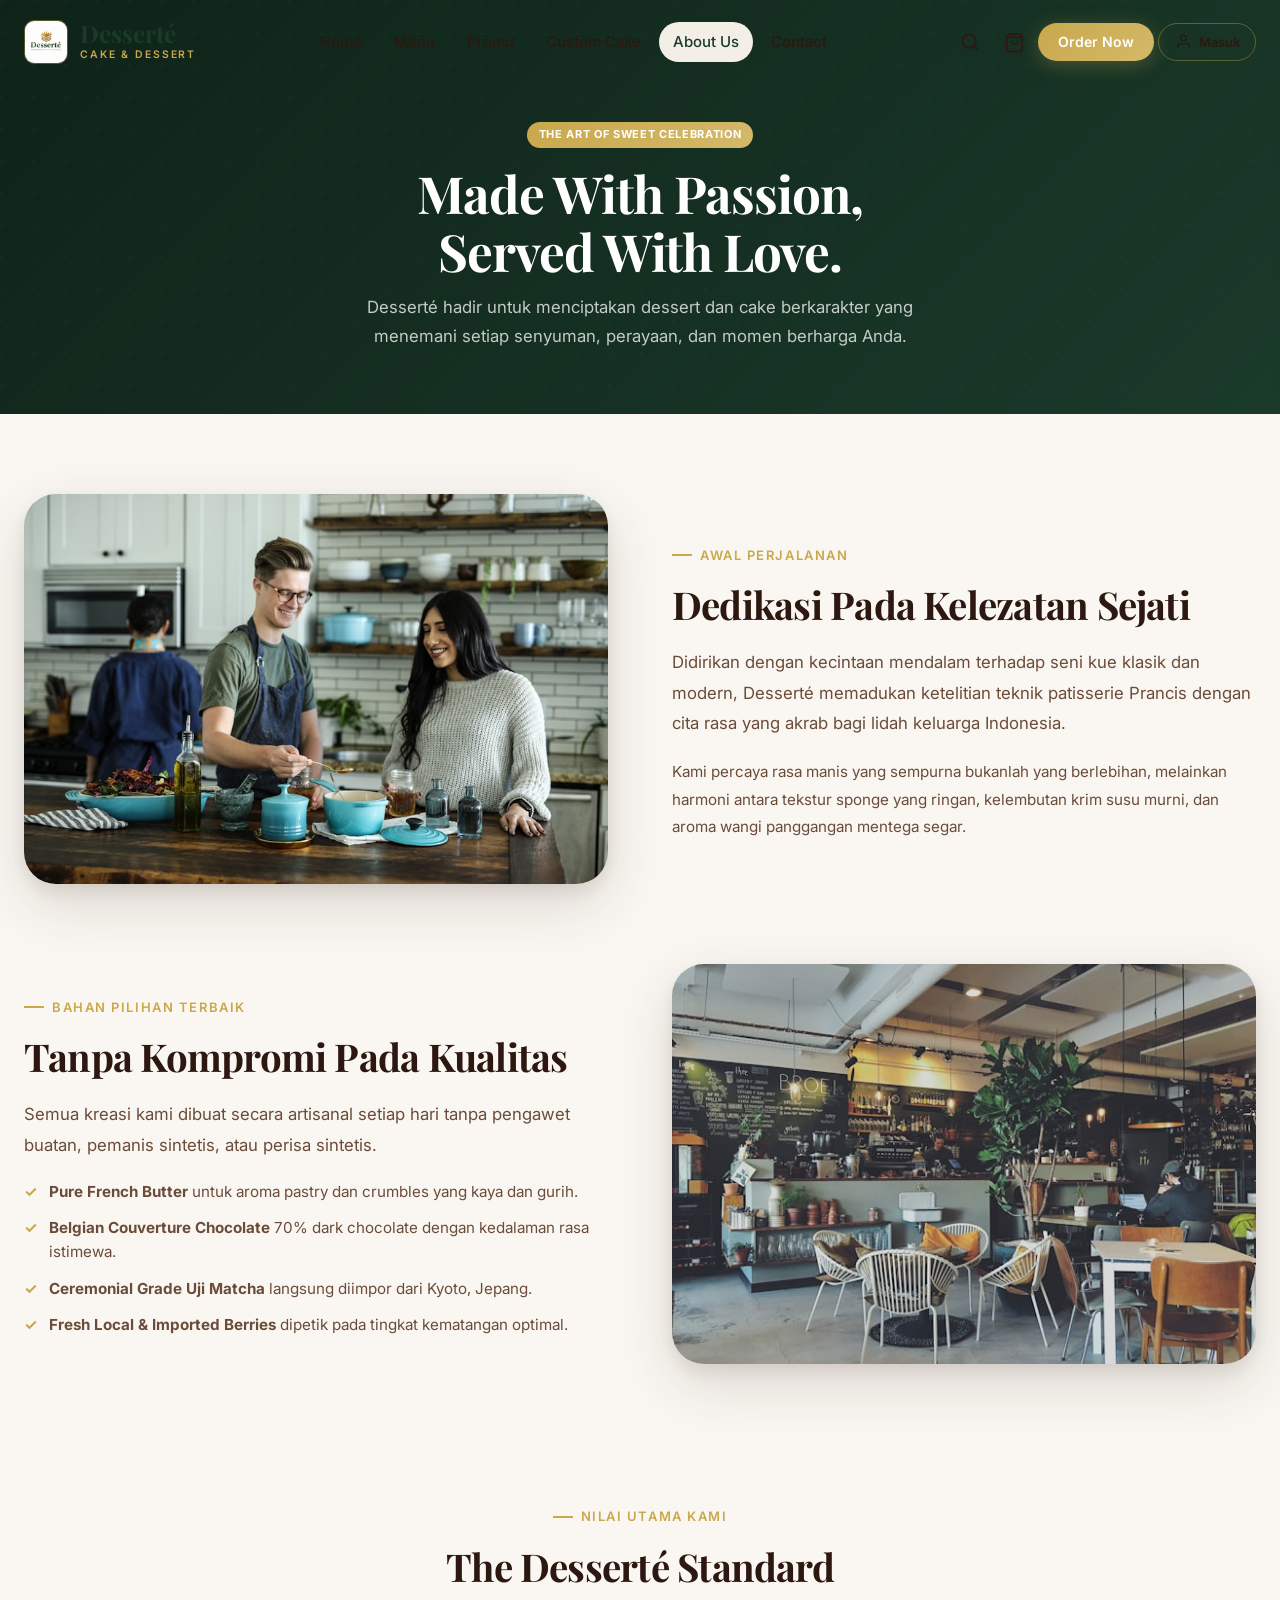
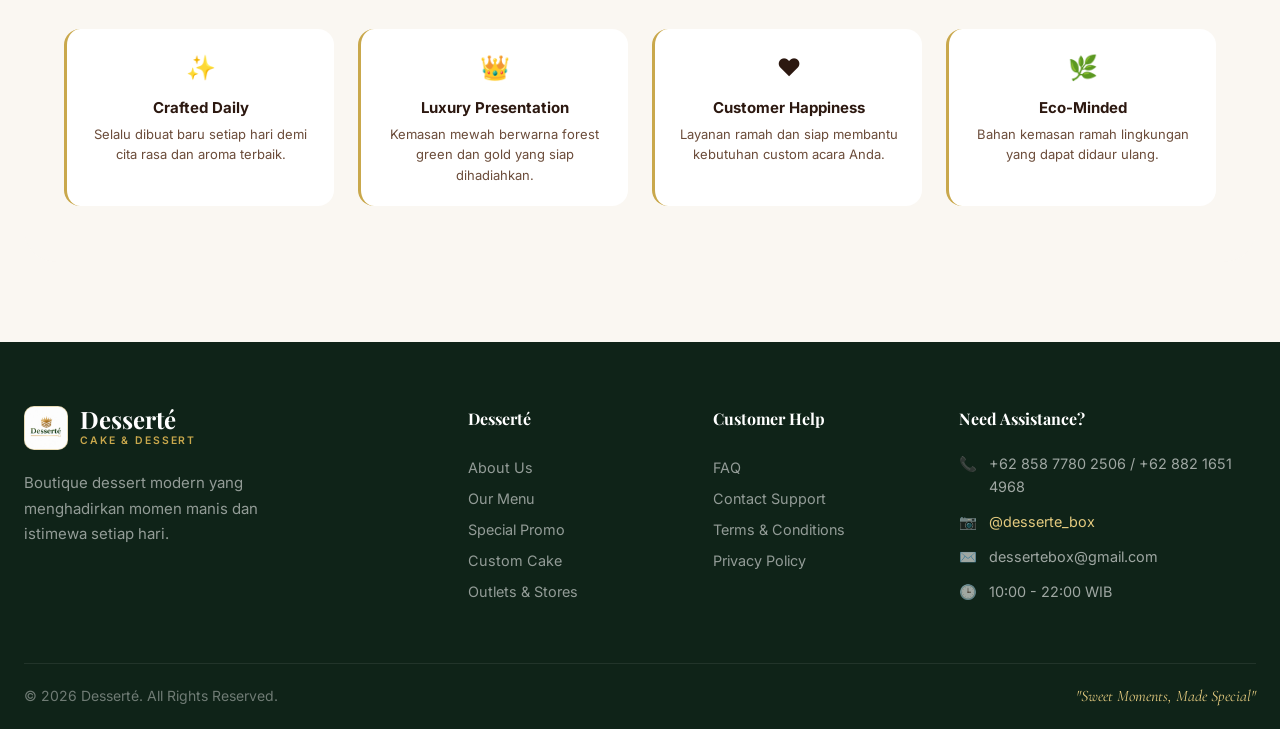
<file: about.html>
<!DOCTYPE html>
<html lang="id">
<head>
  <meta charset="UTF-8">
  <meta name="viewport" content="width=device-width, initial-scale=1.0, viewport-fit=cover">
  <title>About Us — Desserté | Kisah & Filosofi Kami</title>
  <meta name="description" content="Ketahui kisah di balik Desserté — perpaduan teknik patisserie klasik Eropa dengan rasa modern untuk merayakan setiap momen manis Anda.">
  <link rel="icon" type="image/jpeg" href="images/logo/desserte-logo.jpg">

  <!-- Google Fonts -->
  <link rel="preconnect" href="https://fonts.googleapis.com">
  <link rel="preconnect" href="https://fonts.gstatic.com" crossorigin>
  <link href="https://fonts.googleapis.com/css2?family=Cormorant+Garamond:ital,wght@0,400;0,600;1,400;1,600&family=Inter:wght@300;400;500;600;700&family=Playfair+Display:ital,wght@0,400;0,500;0,600;0,700;1,400;1,600&display=swap" rel="stylesheet">

  <link rel="stylesheet" href="src/css/styles.css">
  <link rel="stylesheet" href="src/css/components.css">

  <style>
    .logo-badge { display: flex; align-items: center; gap: 0.75rem; }
    .logo-img { height: 44px; width: 44px; border-radius: 10px; object-fit: cover; border: 1.5px solid rgba(201,168,76,0.4); }
    .nav-brand-title { font-family: var(--font-display); font-size: 1.5rem; font-weight: 700; color: var(--color-primary); line-height: 1; }
    .nav-brand-sub { font-size: 0.65rem; letter-spacing: 0.18em; text-transform: uppercase; color: var(--color-accent); font-weight: 600; margin-top: 2px; }

    .about-hero {
      background: linear-gradient(135deg, var(--green-900) 0%, var(--green-800) 100%);
      color: #FFFFFF;
      padding: 7.5rem 0 4rem;
      text-align: center;
      position: relative;
    }
    .about-hero::after {
      content: '';
      position: absolute;
      inset: 0;
      opacity: 0.04;
      background-image: radial-gradient(circle at 2px 2px, #fff 1px, transparent 0);
      background-size: 32px 32px;
    }

    .story-grid {
      display: grid;
      grid-template-columns: 1fr 1fr;
      gap: 4rem;
      align-items: center;
      margin-bottom: 5rem;
    }
    .story-grid.reverse {
      direction: rtl;
    }
    .story-grid.reverse > * {
      direction: ltr;
    }
    @media (max-width: 850px) {
      .story-grid, .story-grid.reverse {
        grid-template-columns: 1fr;
        gap: 2rem;
        direction: ltr;
      }
    }
  </style>
</head>
<body>

  <!-- Sticky Navbar -->
  <header id="navbar" class="scrolled">
    <div class="navbar-inner">
      <a href="index.html" class="nav-logo" aria-label="Desserté Home">
        <div class="logo-badge">
          <img src="images/logo/desserte-logo.jpg" alt="Desserté Logo" class="logo-img">
          <div>
            <div class="nav-brand-title">Desserté</div>
            <div class="nav-brand-sub">Cake & Dessert</div>
          </div>
        </div>
      </a>

      <nav class="nav-links">
        <a href="index.html" class="nav-link">Home</a>
        <a href="menu.html" class="nav-link">Menu</a>
        <a href="promo.html" class="nav-link">Promo</a>
        <a href="cake.html" class="nav-link">Custom Cake</a>
        <a href="about.html" class="nav-link active">About Us</a>
        <a href="contact.html" class="nav-link">Contact</a>
      </nav>

      <div class="nav-actions">
        <button class="nav-actions-icon" id="search-btn" aria-label="Search">
          <svg width="20" height="20" viewBox="0 0 24 24" fill="none" stroke="currentColor" stroke-width="2"><circle cx="11" cy="11" r="8"/><line x1="21" y1="21" x2="16.65" y2="16.65"/></svg>
        </button>
        <button class="nav-actions-icon" data-action="open-cart" aria-label="Open Cart">
          <svg width="21" height="21" viewBox="0 0 24 24" fill="none" stroke="currentColor" stroke-width="2"><path d="M6 2L3 6v14a2 2 0 002 2h14a2 2 0 002-2V6l-3-4z"/><line x1="3" y1="6" x2="21" y2="6"/><path d="M16 10a4 4 0 01-8 0"/></svg>
          <span class="cart-badge">0</span>
        </button>
        <a href="menu.html" class="btn btn-gold btn-sm hide-mobile">Order Now</a>
        <div id="nav-auth-container"></div>
        <button id="hamburger" aria-label="Open menu">
          <span></span><span></span><span></span>
        </button>
      </div>
    </div>
  </header>

  <!-- Mobile Drawer Menu -->
  <div id="mobile-menu-overlay"></div>
  <aside id="mobile-menu-drawer">
    <div class="mobile-menu-header">
      <div class="logo-badge">
        <img src="images/logo/desserte-logo.jpg" alt="Desserté" class="logo-img">
        <div>
          <div class="nav-brand-title">Desserté</div>
          <div class="nav-brand-sub">Cake & Dessert</div>
        </div>
      </div>
      <button id="mobile-menu-close" class="btn-icon btn-ghost">✕</button>
    </div>
    <!-- Mobile Auth Section -->
    <div style="padding: 1rem 1.5rem; border-bottom: 1px solid var(--cream-200);">
      <div id="mobile-auth-container"></div>
    </div>
    <nav style="flex:1;">
      <a href="index.html" class="mobile-nav-link">Home</a>
      <a href="menu.html" class="mobile-nav-link">Menu & Katalog</a>
      <a href="promo.html" class="mobile-nav-link">Special Offers</a>
      <a href="cake.html" class="mobile-nav-link">Custom Cake</a>
      <a href="about.html" class="mobile-nav-link active">About Us</a>
      <a href="contact.html" class="mobile-nav-link">Outlets & Stores</a>
      <a href="customer-orders.html" class="mobile-nav-link">Riwayat Pesanan</a>
    </nav>
  </aside>

  <!-- Header -->
  <section class="about-hero">
    <div class="container" style="position:relative;z-index:2">
      <span class="badge badge-gold" style="margin-bottom:1rem">The Art of Sweet Celebration</span>
      <h1 class="text-display" style="font-size:clamp(2.25rem,4vw,3.75rem);font-weight:700;margin-bottom:0.75rem">
        Made With Passion,<br>Served With Love.
      </h1>
      <p style="color:rgba(255,255,255,0.75);max-width:620px;margin:0 auto;font-size:1.05rem;line-height:1.7">
        Desserté hadir untuk menciptakan dessert dan cake berkarakter yang menemani setiap senyuman, perayaan, dan momen berharga Anda.
      </p>
    </div>
  </section>

  <!-- Main Content -->
  <main class="section">
    <div class="container">
      
      <!-- Story Block 1 -->
      <div class="story-grid">
        <div style="border-radius:var(--radius-xl);overflow:hidden;box-shadow:var(--shadow-xl);max-height:480px">
          <img src="images/about/chef-baking.jpg" alt="Desserté Pastry Kitchen" style="width:100%;height:100%;object-fit:cover">
        </div>
        <div>
          <span class="section-tag">Awal Perjalanan</span>
          <h2 class="section-title">Dedikasi Pada Kelezatan Sejati</h2>
          <p style="color:var(--color-text-muted);line-height:1.8;margin:1.25rem 0;font-size:1.05rem">
            Didirikan dengan kecintaan mendalam terhadap seni kue klasik dan modern, Desserté memadukan ketelitian teknik patisserie Prancis dengan cita rasa yang akrab bagi lidah keluarga Indonesia.
          </p>
          <p style="color:var(--color-text-muted);line-height:1.8;font-size:0.95rem">
            Kami percaya rasa manis yang sempurna bukanlah yang berlebihan, melainkan harmoni antara tekstur sponge yang ringan, kelembutan krim susu murni, dan aroma wangi panggangan mentega segar.
          </p>
        </div>
      </div>

      <!-- Story Block 2 -->
      <div class="story-grid reverse">
        <div style="border-radius:var(--radius-xl);overflow:hidden;box-shadow:var(--shadow-xl);max-height:480px">
          <img src="images/about/interior-store.jpg" alt="Desserté Boutique Interior" style="width:100%;height:100%;object-fit:cover">
        </div>
        <div>
          <span class="section-tag">Bahan Pilihan Terbaik</span>
          <h2 class="section-title">Tanpa Kompromi Pada Kualitas</h2>
          <p style="color:var(--color-text-muted);line-height:1.8;margin:1.25rem 0;font-size:1.05rem">
            Semua kreasi kami dibuat secara artisanal setiap hari tanpa pengawet buatan, pemanis sintetis, atau perisa sintetis.
          </p>
          <ul style="display:flex;flex-direction:column;gap:0.75rem;color:var(--color-text-muted);font-size:0.95rem">
            <li style="display:flex;gap:0.75rem">
              <span style="color:var(--color-accent);font-weight:bold">✓</span>
              <span><strong>Pure French Butter</strong> untuk aroma pastry dan crumbles yang kaya dan gurih.</span>
            </li>
            <li style="display:flex;gap:0.75rem">
              <span style="color:var(--color-accent);font-weight:bold">✓</span>
              <span><strong>Belgian Couverture Chocolate</strong> 70% dark chocolate dengan kedalaman rasa istimewa.</span>
            </li>
            <li style="display:flex;gap:0.75rem">
              <span style="color:var(--color-accent);font-weight:bold">✓</span>
              <span><strong>Ceremonial Grade Uji Matcha</strong> langsung diimpor dari Kyoto, Jepang.</span>
            </li>
            <li style="display:flex;gap:0.75rem">
              <span style="color:var(--color-accent);font-weight:bold">✓</span>
              <span><strong>Fresh Local & Imported Berries</strong> dipetik pada tingkat kematangan optimal.</span>
            </li>
          </ul>
        </div>
      </div>

      <!-- Four Pillars of Desserté -->
      <div style="background:var(--cream-100);border-radius:var(--radius-xl);padding:3.5rem 2.5rem;text-align:center;margin-top:2rem">
        <span class="section-tag">Nilai Utama Kami</span>
        <h2 class="section-title" style="margin-bottom:2.5rem">The Desserté Standard</h2>
        
        <div class="about-values" style="grid-template-columns:repeat(4,1fr);gap:1.5rem">
          <div class="about-value" style="background:#fff">
            <div class="about-value-icon">✨</div>
            <div class="about-value-title">Crafted Daily</div>
            <div class="about-value-text">Selalu dibuat baru setiap hari demi cita rasa dan aroma terbaik.</div>
          </div>
          <div class="about-value" style="background:#fff">
            <div class="about-value-icon">👑</div>
            <div class="about-value-title">Luxury Presentation</div>
            <div class="about-value-text">Kemasan mewah berwarna forest green dan gold yang siap dihadiahkan.</div>
          </div>
          <div class="about-value" style="background:#fff">
            <div class="about-value-icon">❤️</div>
            <div class="about-value-title">Customer Happiness</div>
            <div class="about-value-text">Layanan ramah dan siap membantu kebutuhan custom acara Anda.</div>
          </div>
          <div class="about-value" style="background:#fff">
            <div class="about-value-icon">🌿</div>
            <div class="about-value-title">Eco-Minded</div>
            <div class="about-value-text">Bahan kemasan ramah lingkungan yang dapat didaur ulang.</div>
          </div>
        </div>
      </div>

    </div>
  </main>

  <!-- Footer -->
  <footer id="footer">
    <div class="container">
      <div class="footer-top">
        <div class="footer-grid">
          <div>
            <div class="logo-badge" style="margin-bottom:1rem">
              <img src="images/logo/desserte-logo.jpg" alt="Desserté" class="logo-img" style="background:#fff">
              <div>
                <div class="nav-brand-title" style="color:#fff">Desserté</div>
                <div class="nav-brand-sub">Cake & Dessert</div>
              </div>
            </div>
            <p class="footer-brand-desc">Boutique dessert modern yang menghadirkan momen manis dan istimewa setiap hari.</p>
          </div>
          <div>
            <h4 class="footer-col-title">Desserté</h4>
            <a href="about.html" class="footer-link">About Us</a>
            <a href="menu.html" class="footer-link">Our Menu</a>
            <a href="promo.html" class="footer-link">Special Promo</a>
            <a href="cake.html" class="footer-link">Custom Cake</a>
            <a href="contact.html" class="footer-link">Outlets & Stores</a>
          </div>
          <div>
            <h4 class="footer-col-title">Customer Help</h4>
            <a href="contact.html" class="footer-link">FAQ</a>
            <a href="contact.html" class="footer-link">Contact Support</a>
            <a href="#" class="footer-link">Terms & Conditions</a>
            <a href="#" class="footer-link">Privacy Policy</a>
          </div>
          <div>
            <h4 class="footer-col-title">Need Assistance?</h4>
            <div class="footer-contact-item"><span>📞</span><span><a href="tel:+6285877802506" style="color:inherit">+62 858 7780 2506</a> / <a href="tel:+6288216514968" style="color:inherit">+62 882 1651 4968</a></span></div>
            <div class="footer-contact-item"><span>📷</span><span><a href="https://instagram.com/desserte_box" target="_blank" rel="noopener" style="color:var(--gold-300)">@desserte_box</a></span></div>
            <div class="footer-contact-item"><span>✉️</span><span><a href="mailto:dessertebox@gmail.com" style="color:inherit">dessertebox@gmail.com</a></span></div>
            <div class="footer-contact-item"><span>🕒</span><span>10:00 - 22:00 WIB</span></div>
          </div>
        </div>
      </div>
      <div class="footer-bottom">
        <div class="footer-copyright">&copy; 2026 Desserté. All Rights Reserved.</div>
        <div class="footer-tagline">"Sweet Moments, Made Special"</div>
      </div>
    </div>
  </footer>

  <!-- Search Modal -->
  <div id="search-overlay" role="dialog" aria-modal="true">
    <div class="search-box">
      <div class="flex-between" style="margin-bottom:1rem">
        <h3 class="text-display" style="font-size:1.25rem">Search Desserté</h3>
        <button id="search-close" class="btn-icon btn-ghost">✕</button>
      </div>
      <div class="search-wrap">
        <svg class="search-icon" width="18" height="18" viewBox="0 0 24 24" fill="none" stroke="currentColor" stroke-width="2"><circle cx="11" cy="11" r="8"/><line x1="21" y1="21" x2="16.65" y2="16.65"/></svg>
        <input type="text" id="search-input" class="search-input" placeholder="Search by cake name...">
      </div>
      <div id="search-results" class="search-results-list"></div>
    </div>
  </div>

  <!-- Cart Drawer -->
  <div id="cart-overlay"></div>
  <aside id="cart-drawer">
    <div class="cart-header">
      <div class="cart-header-title">Your Sweet Cart</div>
      <button id="cart-close" class="btn-icon btn-ghost">✕</button>
    </div>
    <div id="cart-items"></div>
    <div id="cart-empty" class="empty-state" style="display:none">
      <div class="empty-state-icon">🍰</div>
      <div class="empty-state-title">Keranjang Kosong</div>
      <p class="empty-state-text">Silakan pilih produk favorit Anda.</p>
    </div>
    <div class="promo-section-cart">
      <div class="promo-input-wrap">
        <input type="text" id="promo-input" class="input-field" placeholder="Kode Promo" style="text-transform:uppercase">
        <button id="apply-promo-btn" class="btn btn-outline btn-sm">Terapkan</button>
      </div>
      <div id="cart-promo-tag"></div>
    </div>
    <div id="cart-summary-wrap">
      <div class="cart-summary-row"><span>Subtotal</span><span id="cart-subtotal">Rp 0</span></div>
      <div class="cart-summary-row" id="cart-discount-row" style="display:none;color:#059669"><span>Discount</span><span id="cart-discount">- Rp 0</span></div>
      <div class="cart-summary-row"><span>Delivery Fee</span><span id="cart-delivery">Rp 15.000</span></div>
      <div class="cart-summary-row cart-summary-total"><span>Estimated Total</span><span id="cart-total">Rp 0</span></div>
      <button id="checkout-btn" class="btn btn-primary btn-lg" style="width:100%;margin-top:1rem">Proceed to Checkout &rarr;</button>
    </div>
  </aside>

  <!-- Mobile Bottom Nav -->
  <nav id="bottom-nav">
    <div class="nav-items">
      <a href="index.html" class="nav-item">
        <svg viewBox="0 0 24 24" fill="none" stroke="currentColor" stroke-width="2"><path d="M3 9l9-7 9 7v11a2 2 0 01-2 2H5a2 2 0 01-2-2z"/><polyline points="9 22 9 12 15 12 15 22"/></svg>
        <span>Home</span>
      </a>
      <a href="menu.html" class="nav-item">
        <svg viewBox="0 0 24 24" fill="none" stroke="currentColor" stroke-width="2"><line x1="8" y1="6" x2="21" y2="6"/><line x1="8" y1="12" x2="21" y2="12"/><line x1="8" y1="18" x2="21" y2="18"/><line x1="3" y1="6" x2="3.01" y2="6"/><line x1="3" y1="12" x2="3.01" y2="12"/><line x1="3" y1="18" x2="3.01" y2="18"/></svg>
        <span>Menu</span>
      </a>
      <a href="cake.html" class="nav-item">
        <svg viewBox="0 0 24 24" fill="none" stroke="currentColor" stroke-width="2"><path d="M20 21v-8a2 2 0 00-2-2H6a2 2 0 00-2 2v8"/><path d="M4 16s.5-1 2-1 2.5 2 4 2 2.5-2 4-2 2.5 2 4 2 2.5-2 4-2 2-1 2-1"/><path d="M2 21h20"/><path d="M7 8v3"/><path d="M12 5v6"/><path d="M17 8v3"/></svg>
        <span>Custom</span>
      </a>
      <a href="promo.html" class="nav-item">
        <svg viewBox="0 0 24 24" fill="none" stroke="currentColor" stroke-width="2"><polygon points="12 2 15.09 8.26 22 9.27 17 14.14 18.18 21.02 12 17.77 5.82 21.02 7 14.14 2 9.27 8.91 8.26 12 2"/></svg>
        <span>Promo</span>
      </a>
      <button class="nav-item" data-action="open-cart" style="background:none;border:none">
        <svg viewBox="0 0 24 24" fill="none" stroke="currentColor" stroke-width="2"><path d="M6 2L3 6v14a2 2 0 002 2h14a2 2 0 002-2V6l-3-4z"/><line x1="3" y1="6" x2="21" y2="6"/><path d="M16 10a4 4 0 01-8 0"/></svg>
        <span>Cart</span>
      </button>
    </div>
  </nav>

  <div id="toast-container"></div>

  <script src="src/data/data.js"></script>
  <script src="src/js/navbar.js"></script>
  <script src="src/js/cart.js"></script>
  <script src="src/js/auth.js"></script>
  <script src="src/js/products.js"></script>
</body>
</html>
</file>
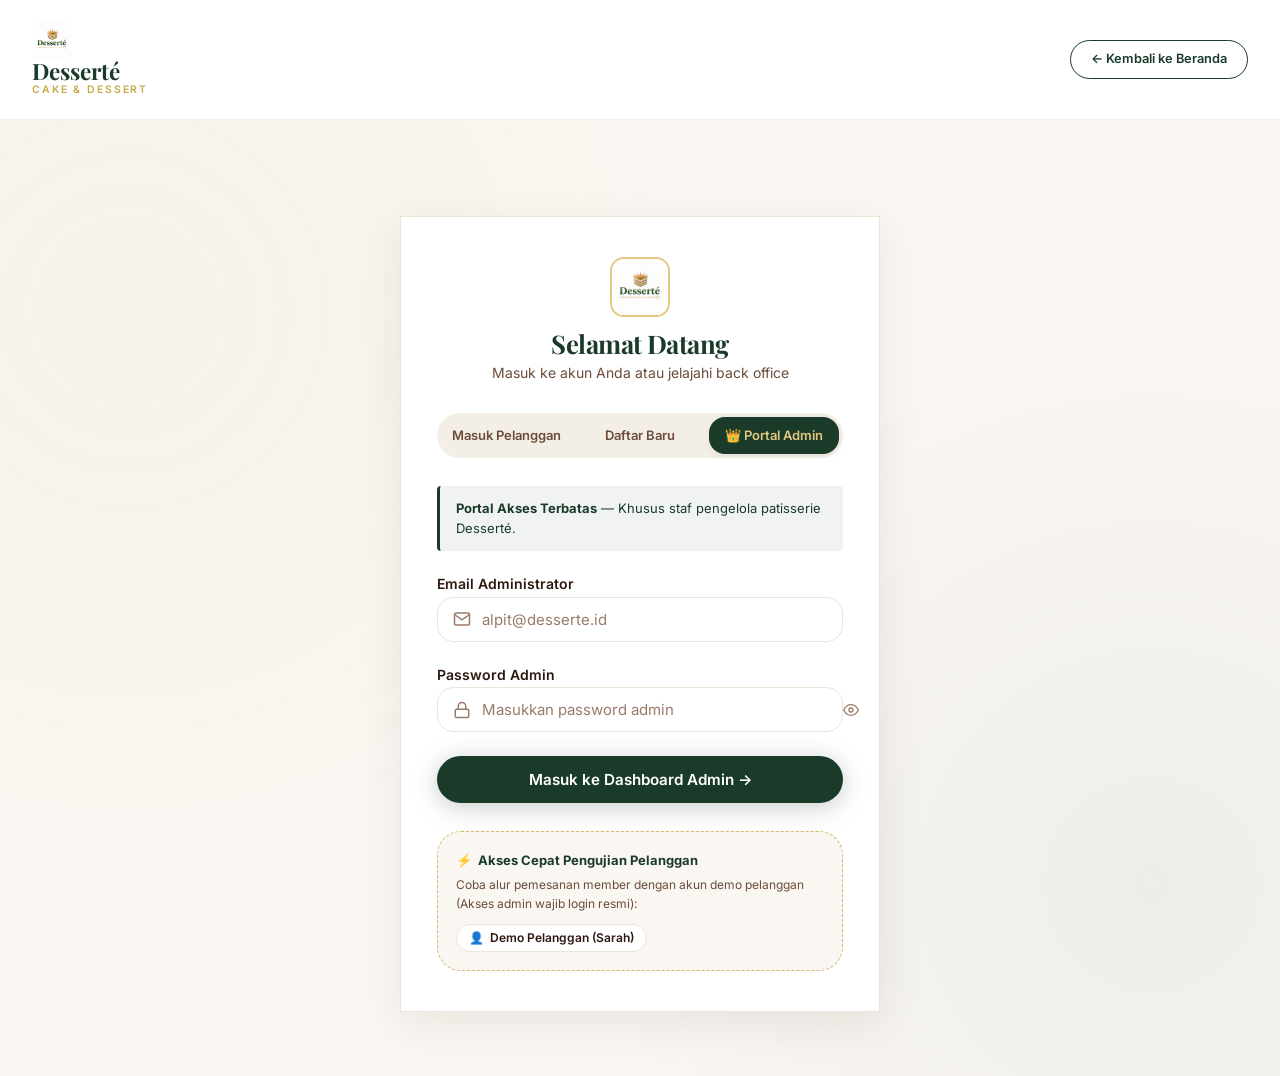
<file: admin.html>
<!DOCTYPE html>
<html lang="id">
<head>
  <meta charset="UTF-8">
  <meta name="viewport" content="width=device-width, initial-scale=1.0">
  <title>Admin Dashboard — Desserté Back Office</title>
  <link rel="icon" type="image/jpeg" href="images/logo/desserte-logo.jpg">

  <!-- Google Fonts -->
  <link rel="preconnect" href="https://fonts.googleapis.com">
  <link rel="preconnect" href="https://fonts.gstatic.com" crossorigin>
  <link href="https://fonts.googleapis.com/css2?family=Inter:wght@300;400;500;600;700&family=Playfair+Display:ital,wght@0,500;0,700;1,400&display=swap" rel="stylesheet">

  <link rel="stylesheet" href="src/css/styles.css">
  <link rel="stylesheet" href="src/css/components.css">

  <script>
    (function() {
      try {
        const user = JSON.parse(localStorage.getItem('desserte_current_user') || 'null');
        if (!user || user.role !== 'admin') {
          window.location.replace('login.html?role=admin&redirect=admin.html');
        }
      } catch (e) {
        window.location.replace('login.html?role=admin&redirect=admin.html');
      }
    })();
  </script>

  <style>
    body { background: var(--cream-100); }
    .admin-nav-item svg { width: 18px; height: 18px; flex-shrink: 0; }
    @keyframes slideDown {
      from { transform: translateY(-100%); opacity: 0; }
      to   { transform: translateY(0);    opacity: 1; }
    }
    @keyframes pulse {
      0%, 100% { opacity: 1; }
      50%       { opacity: 0.6; }
    }
  </style>
</head>
<body>

  <div class="admin-layout">
    
    <!-- Left Sidebar -->
    <aside class="admin-sidebar">
      <div style="padding:1.5rem;border-bottom:1px solid rgba(255,255,255,0.08);display:flex;align-items:center;gap:0.75rem">
        <img src="images/logo/desserte-logo.jpg" alt="Desserté" style="height:38px;width:38px;border-radius:8px;object-fit:cover;background:#fff">
        <div>
          <div style="font-family:var(--font-display);font-size:1.25rem;font-weight:700">Desserté</div>
          <div style="font-size:0.6875rem;color:var(--gold-300);letter-spacing:0.12em;text-transform:uppercase">Admin Management</div>
        </div>
      </div>

      <nav style="flex:1;padding-top:1rem">
        <div class="admin-nav-item active" data-panel="overview">
          <svg viewBox="0 0 24 24" fill="none" stroke="currentColor" stroke-width="2"><rect x="3" y="3" width="7" height="7"/><rect x="14" y="3" width="7" height="7"/><rect x="14" y="14" width="7" height="7"/><rect x="3" y="14" width="7" height="7"/></svg>
          <span>Dashboard Overview</span>
        </div>
        <div class="admin-nav-item" data-panel="orders" style="position:relative">
          <svg viewBox="0 0 24 24" fill="none" stroke="currentColor" stroke-width="2"><path d="M6 2L3 6v14a2 2 0 002 2h14a2 2 0 002-2V6l-3-4z"/><line x1="3" y1="6" x2="21" y2="6"/><path d="M16 10a4 4 0 01-8 0"/></svg>
          <span>Customer Orders</span>
          <span id="orders-sidebar-badge" style="display:none;background:#E11D48;color:#fff;font-size:0.65rem;font-weight:700;padding:2px 6px;border-radius:9999px;min-width:18px;text-align:center;margin-left:auto;line-height:1.4">0</span>
        </div>
        <div class="admin-nav-item" data-panel="products">
          <svg viewBox="0 0 24 24" fill="none" stroke="currentColor" stroke-width="2"><path d="M20 21v-8a2 2 0 00-2-2H6a2 2 0 00-2 2v8"/><path d="M4 16s.5-1 2-1 2.5 2 4 2 2.5-2 4-2 2.5 2 4 2 2-1 2-1"/><path d="M2 21h20"/></svg>
          <span>Produk & Menu</span>
        </div>
        <div class="admin-nav-item" data-panel="promos">
          <svg viewBox="0 0 24 24" fill="none" stroke="currentColor" stroke-width="2"><polygon points="12 2 15.09 8.26 22 9.27 17 14.14 18.18 21.02 12 17.77 5.82 21.02 7 14.14 2 9.27 8.91 8.26 12 2"/></svg>
          <span>Promosi & Diskon</span>
        </div>
        <div class="admin-nav-item" data-panel="outlets">
          <svg viewBox="0 0 24 24" fill="none" stroke="currentColor" stroke-width="2"><path d="M21 10c0 7-9 13-9 13s-9-6-9-13a9 9 0 0118 0z"/><circle cx="12" cy="10" r="3"/></svg>
          <span>Kelola Outlet</span>
        </div>
      </nav>

      <div style="padding:1.25rem;border-top:1px solid rgba(255,255,255,0.08);display:flex;flex-direction:column;gap:0.6rem">
        <a href="index.html" class="btn btn-outline" style="width:100%;color:#fff;border-color:rgba(255,255,255,0.3);font-size:0.8125rem">
          &larr; Lihat Toko Publik
        </a>
        <button onclick="window.desserteAuth ? window.desserteAuth.logout() : (localStorage.removeItem('desserte_current_user'), window.location.href='login.html')" class="btn btn-outline" style="width:100%;color:#FDA4AF;border-color:rgba(254,202,202,0.3);font-size:0.8125rem;background:rgba(225,29,72,0.1)">
          Keluar (Logout)
        </button>
      </div>
    </aside>

    <!-- Main Content Area -->
    <div class="admin-main">
      
      <!-- Topbar -->
      <header class="admin-topbar">
        <div style="font-weight:700;font-size:1.1rem;color:var(--color-primary)">
          Restoran & Patisserie Management System
        </div>
        <div style="display:flex;align-items:center;gap:1.25rem">
          <div style="display:flex;align-items:center;gap:0.75rem">
            <div style="width:36px;height:36px;border-radius:50%;background:var(--color-accent);color:#fff;display:flex;align-items:center;justify-content:center;font-weight:700;font-size:1.1rem">
              👑
            </div>
            <div style="text-align:left">
              <div style="font-size:0.875rem;font-weight:700;color:var(--color-primary)" id="admin-name-display">Alpit (Owner & Admin)</div>
              <div style="font-size:0.75rem;color:var(--color-text-muted)" id="admin-email-display">alpit@desserte.id</div>
            </div>
          </div>
          <button onclick="window.desserteAuth ? window.desserteAuth.logout() : (localStorage.removeItem('desserte_current_user'), window.location.href='login.html')" class="btn btn-outline btn-sm" style="color:#E11D48;border-color:#FEE2E2;background:#FFF1F2;display:flex;align-items:center;gap:0.35rem">
            <svg width="14" height="14" viewBox="0 0 24 24" fill="none" stroke="currentColor" stroke-width="2"><path d="M9 21H5a2 2 0 01-2-2V5a2 2 0 012-2h4"/><polyline points="16 17 21 12 16 7"/><line x1="21" y1="12" x2="9" y2="12"/></svg>
            <span>Logout</span>
          </button>
        </div>
      </header>

      <!-- Panel Content -->
      <div class="admin-content" id="admin-content">

        <!-- New Order Notification Banner (injected by JS when order arrives) -->
        <!-- id="new-order-banner" injected dynamically by products.js -->

        <!-- PANEL 1: Overview Dashboard -->
        <div class="admin-panel" id="panel-overview">
          
          <!-- Key Statistics -->
          <div class="stats-grid" id="admin-stats-grid">
            <!-- Rendered by initAdmin in products.js -->
          </div>

          <!-- Quick Orders Section -->
          <div style="background:#fff;border-radius:var(--radius-xl);padding:1.75rem;box-shadow:var(--shadow-sm);margin-bottom:2rem">
            <div class="flex-between" style="margin-bottom:1.25rem">
              <div>
                <h3 class="text-display" style="font-size:1.25rem">Pesanan Masuk Terkini</h3>
                <p style="font-size:0.8rem;color:var(--color-text-muted);margin-top:0.2rem">Auto-refresh setiap 15 detik. <span id="last-refresh-time" style="color:var(--color-accent)">Memuat...</span></p>
              </div>
              <div style="display:flex;align-items:center;gap:0.6rem">
                <span class="badge badge-green" style="animation:pulse 2s infinite">🟢 Live</span>
                <button onclick="manualRefreshOrders()" class="btn btn-outline btn-sm" title="Refresh pesanan sekarang">
                  <svg width="14" height="14" viewBox="0 0 24 24" fill="none" stroke="currentColor" stroke-width="2.5"><polyline points="23 4 23 10 17 10"/><path d="M20.49 15a9 9 0 11-2.12-9.36L23 10"/></svg>
                  Refresh
                </button>
              </div>
            </div>
            <div style="overflow-x:auto">
              <table class="admin-table">
                <thead>
                  <tr>
                    <th>Order ID</th>
                    <th>Customer</th>
                    <th>Items</th>
                    <th>Total Biaya</th>
                    <th>Status</th>
                    <th>Waktu</th>
                    <th>Action</th>
                  </tr>
                </thead>
                <tbody id="admin-orders-body">
                  <!-- Rendered by products.js -->
                </tbody>
              </table>
            </div>
          </div>

        </div>

        <!-- PANEL 2: Customer Orders -->
        <div class="admin-panel" id="panel-orders" style="display:none">
          <div style="background:#fff;border-radius:var(--radius-xl);padding:1.75rem;box-shadow:var(--shadow-sm)">
            <div class="flex-between" style="margin-bottom:1.5rem">
              <div>
                <h3 class="text-display" style="font-size:1.25rem">Kelola Seluruh Pesanan</h3>
                <p style="font-size:0.875rem;color:var(--color-text-muted)">Ubah status pesanan dari Processing hingga Delivered secara realtime.</p>
              </div>
              <button onclick="manualRefreshOrders()" class="btn btn-outline btn-sm">
                <svg width="13" height="13" viewBox="0 0 24 24" fill="none" stroke="currentColor" stroke-width="2.5"><polyline points="23 4 23 10 17 10"/><path d="M20.49 15a9 9 0 11-2.12-9.36L23 10"/></svg>
                Refresh
              </button>
            </div>
            <div style="overflow-x:auto">
              <table class="admin-table">
                <thead>
                  <tr>
                    <th>Order ID</th>
                    <th>Customer</th>
                    <th>Items</th>
                    <th>Total Biaya</th>
                    <th>Status</th>
                    <th>Waktu</th>
                    <th>Update Status</th>
                  </tr>
                </thead>
                <tbody id="admin-full-orders-body">
                  <!-- Rendered dynamically by products.js -->
                </tbody>
              </table>
            </div>
          </div>
        </div>

        <!-- PANEL 3: Products Management -->
        <div class="admin-panel" id="panel-products" style="display:none">
          <div style="background:#fff;border-radius:var(--radius-xl);padding:1.75rem;box-shadow:var(--shadow-sm)">
            <div class="flex-between" style="margin-bottom:1.25rem;flex-wrap:wrap;gap:1rem">
              <div>
                <h3 class="text-display" style="font-size:1.25rem">Katalog Produk (50 Menu)</h3>
                <p style="font-size:0.875rem;color:var(--color-text-muted)">Ubah harga, foto, deskripsi, atau hapus dan tambah produk baru secara langsung.</p>
              </div>
              <button class="btn btn-primary btn-sm" onclick="openAddProductModal()">+ Tambah Produk Baru</button>
            </div>

            <!-- Search & Category Filter Toolbar -->
            <div style="display:flex;gap:0.75rem;margin-bottom:1.25rem;flex-wrap:wrap;align-items:center;background:var(--cream-100);padding:0.85rem;border-radius:var(--radius-lg)">
              <div style="flex:1;min-width:220px">
                <input type="text" id="admin-product-search" class="input-field" placeholder="🔍 Cari nama produk / ID..." oninput="handleAdminProductSearch(this.value)" style="background:#fff">
              </div>
              <div style="display:flex;gap:0.4rem;overflow-x:auto;padding-bottom:2px" id="admin-cat-filter-btns">
                <button type="button" class="btn btn-sm btn-outline active" style="font-size:0.75rem;padding:0.35rem 0.65rem;border-radius:9999px" onclick="filterAdminProductsCategory('all', this)">Semua (50)</button>
                <button type="button" class="btn btn-sm btn-outline" style="font-size:0.75rem;padding:0.35rem 0.65rem;border-radius:9999px" onclick="filterAdminProductsCategory('cakes', this)">Cakes (10)</button>
                <button type="button" class="btn btn-sm btn-outline" style="font-size:0.75rem;padding:0.35rem 0.65rem;border-radius:9999px" onclick="filterAdminProductsCategory('cheesecake', this)">Cheesecake (10)</button>
                <button type="button" class="btn btn-sm btn-outline" style="font-size:0.75rem;padding:0.35rem 0.65rem;border-radius:9999px" onclick="filterAdminProductsCategory('pastry', this)">Pastry (10)</button>
                <button type="button" class="btn btn-sm btn-outline" style="font-size:0.75rem;padding:0.35rem 0.65rem;border-radius:9999px" onclick="filterAdminProductsCategory('ice-cream', this)">Ice Cream (9)</button>
                <button type="button" class="btn btn-sm btn-outline" style="font-size:0.75rem;padding:0.35rem 0.65rem;border-radius:9999px" onclick="filterAdminProductsCategory('drinks', this)">Drinks (11)</button>
              </div>
            </div>

            <div style="overflow-x:auto">
              <table class="admin-table">
                <thead>
                  <tr>
                    <th>Produk</th>
                    <th>Kategori</th>
                    <th>Harga Dasar</th>
                    <th>Rating</th>
                    <th>Badge</th>
                    <th>Aksi</th>
                  </tr>
                </thead>
                <tbody id="admin-products-body">
                  <!-- Rendered dynamically -->
                </tbody>
              </table>
            </div>
          </div>
        </div>

        <!-- PANEL 4: Promos Management -->
        <div class="admin-panel" id="panel-promos" style="display:none">
          <div style="background:#fff;border-radius:var(--radius-xl);padding:1.75rem;box-shadow:var(--shadow-sm)">
            <div class="flex-between" style="margin-bottom:1.5rem">
              <div>
                <h3 class="text-display" style="font-size:1.25rem">Daftar Kupon & Promo Aktif</h3>
                <p style="font-size:0.875rem;color:var(--color-text-muted)">Kelola kode voucher dan diskon yang berlaku.</p>
              </div>
              <button class="btn btn-primary btn-sm" onclick="alert('Form promo baru siap dikonfigurasi')">+ Tambah Promo Baru</button>
            </div>
            <table class="admin-table">
              <thead>
                <tr>
                  <th>Kode Voucher</th>
                  <th>Judul Promo</th>
                  <th>Diskon</th>
                  <th>Masa Berlaku</th>
                  <th>Status</th>
                </tr>
              </thead>
              <tbody>
                <tr>
                  <td><strong style="color:var(--color-primary)">WEEKEND20</strong></td>
                  <td>Sweet Weekend</td>
                  <td>20% Off</td>
                  <td>31 Des 2026</td>
                  <td><span class="badge badge-green">Active</span></td>
                </tr>
                <tr>
                  <td><strong style="color:var(--color-primary)">BIRTHDAY</strong></td>
                  <td>Birthday Treat</td>
                  <td>10% Off + Free Slice</td>
                  <td>31 Des 2026</td>
                  <td><span class="badge badge-green">Active</span></td>
                </tr>
                <tr>
                  <td><strong style="color:var(--color-primary)">BUNDLE3</strong></td>
                  <td>Buy More, Save More</td>
                  <td>15% Off Bundle</td>
                  <td>30 Nov 2026</td>
                  <td><span class="badge badge-green">Active</span></td>
                </tr>
                <tr>
                  <td><strong style="color:var(--color-primary)">FREEWED</strong></td>
                  <td>Free Delivery Wednesday</td>
                  <td>Gratis Ongkir</td>
                  <td>31 Des 2026</td>
                  <td><span class="badge badge-green">Active</span></td>
                </tr>
              </tbody>
            </table>
          </div>
        </div>

        <!-- PANEL 5: Outlets Management -->
        <div class="admin-panel" id="panel-outlets" style="display:none">
          <div style="background:#fff;border-radius:var(--radius-xl);padding:1.75rem;box-shadow:var(--shadow-sm)">
            <div class="flex-between" style="margin-bottom:1.5rem">
              <div>
                <h3 class="text-display" style="font-size:1.25rem">Daftar Outlet & Butik Desserté</h3>
                <p style="font-size:0.875rem;color:var(--color-text-muted)">Kelola lokasi fisik, kontak, dan jam operasional cabang.</p>
              </div>
            </div>
            <table class="admin-table">
              <thead>
                <tr>
                  <th>Nama Outlet</th>
                  <th>Alamat</th>
                  <th>Telepon</th>
                  <th>Jam Buka</th>
                </tr>
              </thead>
              <tbody>
                <tr>
                  <td><strong>Desserté Sudirman</strong></td>
                  <td>Jl. Jend. Sudirman Kav. 52-53, Jakarta Selatan</td>
                  <td>+62 858 7780 2506</td>
                  <td>10:00 – 22:00</td>
                </tr>
                <tr>
                  <td><strong>Desserté Kemang</strong></td>
                  <td>Jl. Kemang Raya No. 45, Jakarta Selatan</td>
                  <td>+62 882 1651 4968</td>
                  <td>11:00 – 23:00</td>
                </tr>
                <tr>
                  <td><strong>Desserté Pondok Indah</strong></td>
                  <td>Pondok Indah Mall 2, GF, Jakarta Selatan</td>
                  <td>+62 21 7513-9988</td>
                  <td>10:00 – 22:00</td>
                </tr>
                <tr>
                  <td><strong>Desserté BSD City</strong></td>
                  <td>Jl. BSD Grand Boulevard, Tangerang Selatan</td>
                  <td>+62 21 5372-4410</td>
                  <td>10:00 – 21:30</td>
                </tr>
                <tr>
                  <td><strong>Desserté Bandung</strong></td>
                  <td>Jl. Riau No. 72, Citarum, Bandung</td>
                  <td>+62 22 4231-5566</td>
                  <td>10:00 – 21:00</td>
                </tr>
              </tbody>
            </table>
          </div>
        </div>

      </div>
    </div>
  </div>

  <!-- Modal: Add Product -->
  <div class="overlay" id="add-product-modal" role="dialog" aria-modal="true">
    <div class="modal" style="max-width:560px;padding:2rem">
      <div class="flex-between" style="margin-bottom:1.5rem">
        <h3 class="text-display" style="font-size:1.35rem">Tambah Produk Baru ke Menu</h3>
        <button onclick="closeAddProductModal()" class="btn-icon btn-ghost">✕</button>
      </div>
      <form onsubmit="handleCreateProduct(event)">
        <div class="input-group" style="margin-bottom:1rem">
          <label class="input-label">Nama Produk *</label>
          <input type="text" id="new-prod-name" class="input-field" placeholder="cth: Pistachio Honey Layer Cake" required>
        </div>
        <div class="form-grid-2" style="margin-bottom:1rem">
          <div class="input-group">
            <label class="input-label">Kategori *</label>
            <select id="new-prod-cat" class="input-field">
              <option value="cakes">Cakes</option>
              <option value="cheesecake">Cheesecake</option>
              <option value="chocolate">Chocolate</option>
              <option value="pastry">Pastry</option>
              <option value="ice-cream">Ice Cream</option>
              <option value="drinks">Drinks</option>
            </select>
          </div>
          <div class="input-group">
            <label class="input-label">Harga Dasar (Rp) *</label>
            <input type="number" id="new-prod-price" class="input-field" placeholder="48000" min="1000" step="1000" required>
          </div>
        </div>
        <div class="form-grid-2" style="margin-bottom:1rem">
          <div class="input-group">
            <label class="input-label">Foto Produk *</label>
            <select id="new-prod-image" class="input-field">
              <option value="images/products/chocolate-royale.jpg">Chocolate Royale (Dark Cake)</option>
              <option value="images/products/strawberry-cheesecake.jpg">Strawberry Cheesecake</option>
              <option value="images/products/tiramisu.jpg">Tiramisu Classic</option>
              <option value="images/products/matcha-cake.jpg">Matcha Green Tea</option>
              <option value="images/products/basque.jpg">Burnt Basque Cheesecake</option>
              <option value="images/products/red-velvet.jpg">Red Velvet Special</option>
              <option value="images/products/croissant.jpg">French Croissant</option>
              <option value="images/products/eclair.jpg">Chocolate Eclair</option>
              <option value="images/products/gelato.jpg">Vanilla Bean Gelato</option>
              <option value="images/products/lemon-tart.jpg">Lemon Curd Tart</option>
            </select>
          </div>
          <div class="input-group">
            <label class="input-label">Badge Label</label>
            <select id="new-prod-badge" class="input-field">
              <option value="New">Badge: New</option>
              <option value="Best Seller">Badge: Best Seller</option>
              <option value="none">Tanpa Badge</option>
            </select>
          </div>
        </div>
        <div class="input-group" style="margin-bottom:1rem">
          <label class="input-label">Komposisi / Bahan Baku</label>
          <input type="text" id="new-prod-ingredients" class="input-field" placeholder="cth: French butter, cream cheese, pure honey">
        </div>
        <div class="input-group" style="margin-bottom:1.5rem">
          <label class="input-label">Deskripsi Singkat *</label>
          <textarea id="new-prod-desc" class="input-field" rows="2" placeholder="Jelaskan kelezatan dan tekstur produk..." required></textarea>
        </div>
        <div class="flex-between">
          <button type="button" class="btn btn-outline" onclick="closeAddProductModal()">Batal</button>
          <button type="submit" class="btn btn-primary">+ Simpan & Tayangkan</button>
        </div>
      </form>
    </div>
  </div>

  <!-- Edit Product Modal (Ubah Menu Langsung) -->
  <div class="overlay" id="edit-product-modal">
    <div class="modal" style="max-width:580px;padding:2rem">
      <div class="flex-between" style="margin-bottom:1.5rem">
        <div>
          <h3 class="text-display" style="font-size:1.35rem">Ubah / Edit Menu Produk</h3>
          <p style="font-size:0.8125rem;color:var(--color-text-muted);margin:0">Perubahan langsung aktif dan live di katalog website.</p>
        </div>
        <button onclick="closeEditProductModal()" class="btn-icon btn-ghost">✕</button>
      </div>
      <form onsubmit="handleUpdateProduct(event)">
        <input type="hidden" id="edit-prod-id">
        
        <div class="input-group" style="margin-bottom:1rem">
          <label class="input-label">Nama Produk *</label>
          <input type="text" id="edit-prod-name" class="input-field" required>
        </div>
        
        <div class="form-grid-2" style="margin-bottom:1rem">
          <div class="input-group">
            <label class="input-label">Kategori *</label>
            <select id="edit-prod-cat" class="input-field">
              <option value="cakes">Cakes</option>
              <option value="cheesecake">Cheesecake</option>
              <option value="chocolate">Chocolate</option>
              <option value="pastry">Pastry</option>
              <option value="ice-cream">Ice Cream</option>
              <option value="drinks">Drinks</option>
            </select>
          </div>
          <div class="input-group">
            <label class="input-label">Harga Dasar (Rp) *</label>
            <input type="number" id="edit-prod-price" class="input-field" min="1000" step="1000" required>
          </div>
        </div>

        <div class="form-grid-2" style="margin-bottom:1rem">
          <div class="input-group">
            <label class="input-label">Foto Produk (File / URL)</label>
            <input type="text" id="edit-prod-image" class="input-field" placeholder="images/products/cake-1.jpg" oninput="previewEditImage(this.value)">
          </div>
          <div class="input-group">
            <label class="input-label">Badge Label</label>
            <select id="edit-prod-badge" class="input-field">
              <option value="none">Tanpa Badge</option>
              <option value="Best Seller">Badge: Best Seller</option>
              <option value="New">Badge: New</option>
            </select>
          </div>
        </div>

        <!-- Image Preview -->
        <div id="edit-img-preview-box" style="margin-bottom:1rem;display:flex;align-items:center;gap:1rem;background:var(--cream-100);padding:0.75rem;border-radius:var(--radius-md)">
          <div style="width:54px;height:54px;border-radius:8px;overflow:hidden;background:#fff;border:1px solid var(--cream-300);flex-shrink:0">
            <img id="edit-img-preview" src="" alt="Preview" style="width:100%;height:100%;object-fit:cover" onerror="this.src='images/logo/desserte-logo.jpg'">
          </div>
          <div style="font-size:0.8rem;color:var(--color-text-muted)">
            Preview foto produk. Bisa diisi dengan path lokal (contoh: <code style="background:var(--cream-200);padding:2px 4px;border-radius:4px">images/products/cake-1.jpg</code>) atau link gambar.
          </div>
        </div>

        <div class="input-group" style="margin-bottom:1rem">
          <label class="input-label">Komposisi / Bahan Baku</label>
          <input type="text" id="edit-prod-ingredients" class="input-field" placeholder="cth: French butter, cream cheese, pure honey">
        </div>

        <div class="input-group" style="margin-bottom:1.5rem">
          <label class="input-label">Deskripsi Produk *</label>
          <textarea id="edit-prod-desc" class="input-field" rows="2" placeholder="Jelaskan kelezatan dan tekstur produk..." required></textarea>
        </div>

        <div class="flex-between">
          <button type="button" class="btn btn-outline" onclick="closeEditProductModal()">Batal</button>
          <button type="submit" class="btn btn-primary">✓ Simpan Perubahan</button>
        </div>
      </form>
    </div>
  </div>

  <div id="toast-container"></div>

  <script src="src/data/data.js"></script>
  <script src="src/js/cart.js"></script>
  <script src="src/js/auth.js"></script>
  <script src="src/js/products.js"></script>
  <script>
    document.addEventListener('DOMContentLoaded', () => {
      const user = window.desserteAuth ? window.desserteAuth.getCurrentUser() : null;
      if (user) {
        const nameEl = document.getElementById('admin-name-display');
        const emailEl = document.getElementById('admin-email-display');
        if (nameEl) nameEl.textContent = user.name;
        if (emailEl) emailEl.textContent = user.email;
      }

      // Update "last refresh" timestamp display every second
      setInterval(() => {
        const el = document.getElementById('last-refresh-time');
        if (el) el.textContent = 'Diperbarui: ' + new Date().toLocaleTimeString('id-ID');
      }, 5000);
    });

    function manualRefreshOrders() {
      if (typeof renderAdminOrders === 'function') {
        renderAdminOrders();
        renderAdminStats();
      }
      const el = document.getElementById('last-refresh-time');
      if (el) el.textContent = 'Diperbarui: ' + new Date().toLocaleTimeString('id-ID');
      if (window.desserteToast) window.desserteToast.show('Pesanan berhasil diperbarui!', 'success', 2000);
    }

    function openAddProductModal() {
      document.getElementById('add-product-modal')?.classList.add('active');
    }
    function closeAddProductModal() {
      document.getElementById('add-product-modal')?.classList.remove('active');
    }

    // Edit Product Functions
    function openEditProductModal(productId) {
      const products = window.DESSERTE_DATA?.products || [];
      const p = products.find(prod => prod.id === productId);
      if (!p) {
        alert('Produk tidak ditemukan!');
        return;
      }

      document.getElementById('edit-prod-id').value = p.id;
      document.getElementById('edit-prod-name').value = p.name || '';
      document.getElementById('edit-prod-cat').value = Array.isArray(p.category) ? p.category[0] : (p.category || 'cakes');
      document.getElementById('edit-prod-price').value = p.price || 0;
      document.getElementById('edit-prod-image').value = p.image || '';
      document.getElementById('edit-prod-badge').value = p.badge || 'none';
      document.getElementById('edit-prod-ingredients').value = p.ingredients || '';
      document.getElementById('edit-prod-desc').value = p.description || '';

      const imgPrev = document.getElementById('edit-img-preview');
      if (imgPrev) imgPrev.src = p.image || 'images/logo/desserte-logo.jpg';

      document.getElementById('edit-product-modal')?.classList.add('active');
    }

    function closeEditProductModal() {
      document.getElementById('edit-product-modal')?.classList.remove('active');
    }

    function previewEditImage(url) {
      const imgPrev = document.getElementById('edit-img-preview');
      if (imgPrev) imgPrev.src = url || 'images/logo/desserte-logo.jpg';
    }

    function handleUpdateProduct(e) {
      e.preventDefault();
      const id = document.getElementById('edit-prod-id').value;
      const name = document.getElementById('edit-prod-name').value.trim();
      const cat = document.getElementById('edit-prod-cat').value;
      const price = parseInt(document.getElementById('edit-prod-price').value, 10);
      const image = document.getElementById('edit-prod-image').value.trim() || 'images/logo/desserte-logo.jpg';
      const badgeVal = document.getElementById('edit-prod-badge').value;
      const ingredients = document.getElementById('edit-prod-ingredients').value.trim() || 'Premium ingredients';
      const desc = document.getElementById('edit-prod-desc').value.trim();

      try {
        // Save to edited products map in localStorage
        const edited = JSON.parse(localStorage.getItem('desserte_edited_products') || '{}');
        edited[id] = {
          ...(edited[id] || {}),
          id: id,
          name: name,
          category: [cat],
          price: price,
          image: image,
          badge: badgeVal === 'none' ? null : badgeVal,
          ingredients: ingredients,
          description: desc,
          sizes: [
            { id: 'slice', name: 'Slice / Porsi', price: price },
            { id: 'whole', name: 'Whole Cake (8")', price: price * 6 }
          ]
        };
        localStorage.setItem('desserte_edited_products', JSON.stringify(edited));

        // If it's a custom product, update it in custom list too
        let custom = JSON.parse(localStorage.getItem('desserte_custom_products') || '[]');
        const customIdx = custom.findIndex(p => p.id === id);
        if (customIdx > -1) {
          custom[customIdx] = { ...custom[customIdx], ...edited[id] };
          localStorage.setItem('desserte_custom_products', JSON.stringify(custom));
        }

        renderAdminProducts();
        renderAdminStats();
        closeEditProductModal();
        window.desserteToast && window.desserteToast.show(`Menu "${name}" berhasil diubah dan live!`, 'success');
      } catch (err) {
        console.error('Error updating product:', err);
        alert('Gagal mengupdate produk: ' + err.message);
      }
    }

    // Search and Category Filter for Admin Products
    function handleAdminProductSearch(query) {
      window.adminProductSearchQuery = query;
      renderAdminProducts();
    }

    function filterAdminProductsCategory(cat, btn) {
      window.adminProductCategoryFilter = cat;
      document.querySelectorAll('#admin-cat-filter-btns button').forEach(b => b.classList.remove('active'));
      if (btn) btn.classList.add('active');
      renderAdminProducts();
    }

    function handleCreateProduct(e) {
      e.preventDefault();
      const name = document.getElementById('new-prod-name').value.trim();
      const cat = document.getElementById('new-prod-cat').value;
      const price = parseInt(document.getElementById('new-prod-price').value, 10);
      const img = document.getElementById('new-prod-image').value;
      const badgeVal = document.getElementById('new-prod-badge').value;
      const ingredients = document.getElementById('new-prod-ingredients').value.trim() || 'Premium butter, fresh dairy cream, natural ingredients';
      const desc = document.getElementById('new-prod-desc').value.trim();

      const newProduct = {
        id: 'prod-' + Date.now(),
        name: name,
        category: [cat],
        price: price,
        image: img,
        fallbackColor: '#1A3A2A',
        description: desc,
        ingredients: ingredients,
        badge: badgeVal === 'none' ? null : badgeVal,
        rating: 5.0,
        reviewCount: 1,
        sizes: [
          { id: 'slice', name: 'Slice Portion', price: price },
          { id: 'whole', name: 'Whole Cake (8")', price: price * 6 }
        ]
      };

      try {
        const custom = JSON.parse(localStorage.getItem('desserte_custom_products') || '[]');
        custom.unshift(newProduct);
        localStorage.setItem('desserte_custom_products', JSON.stringify(custom));

        renderAdminProducts();
        renderAdminStats();
        closeAddProductModal();
        window.desserteToast && window.desserteToast.show(`Produk "${name}" berhasil ditambahkan dan live di menu!`, 'success');
        e.target.reset();
      } catch (err) {
        console.error(err);
        alert('Gagal menyimpan produk: ' + err.message);
      }
    }
  </script>
</body>
</html>
</file>
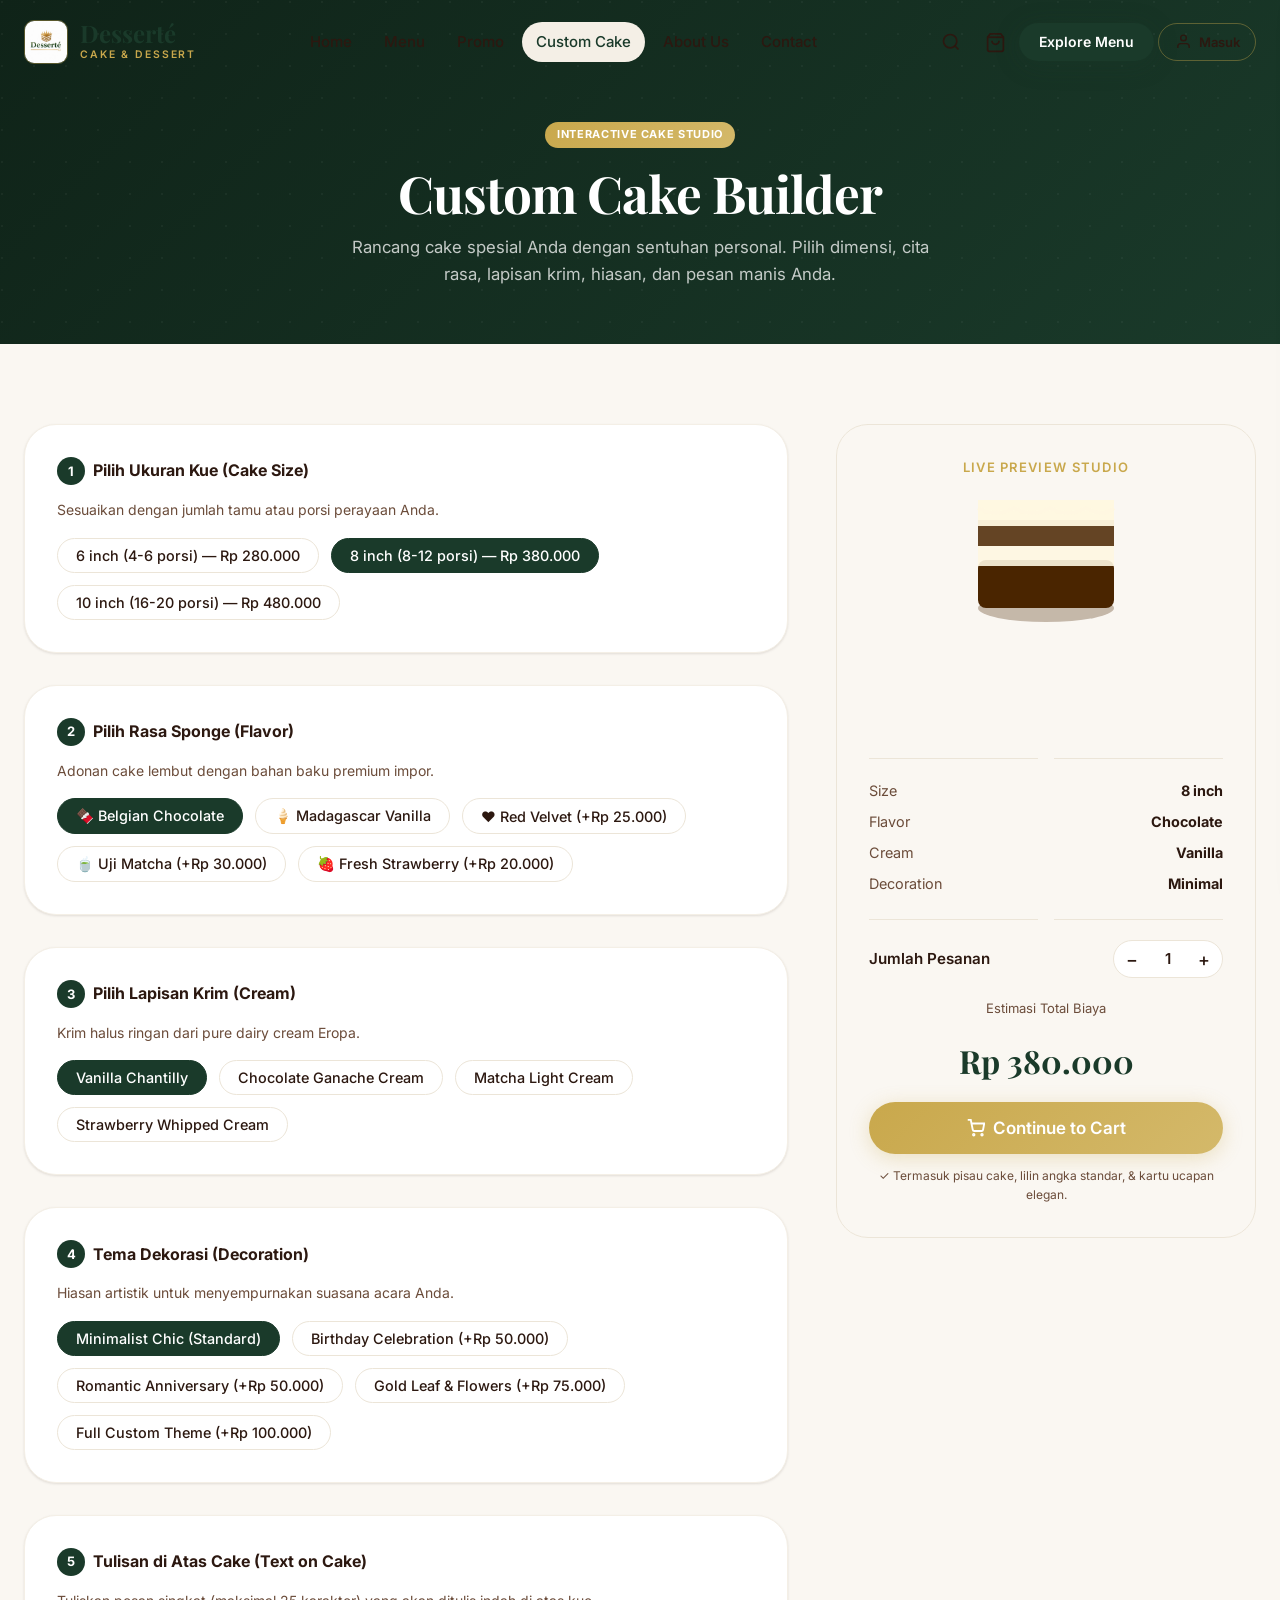
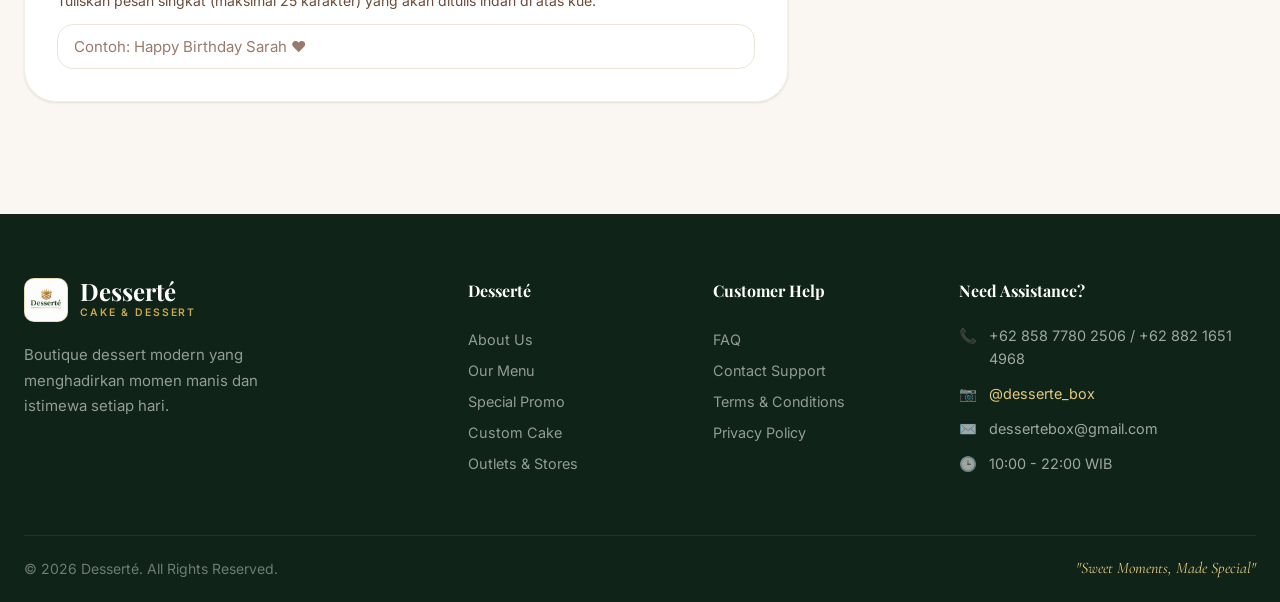
<file: cake.html>
<!DOCTYPE html>
<html lang="id">
<head>
  <meta charset="UTF-8">
  <meta name="viewport" content="width=device-width, initial-scale=1.0, viewport-fit=cover">
  <title>Custom Cake Studio — Desserté | Desain Cake Impian Anda</title>
  <meta name="description" content="Kreasikan kue ulang tahun, anniversary, dan perayaan spesial Anda sendiri dengan pilihan ukuran, flavor sponge, cream, dekorasi, dan tulisan personal.">
  <link rel="icon" type="image/jpeg" href="images/logo/desserte-logo.jpg">

  <!-- Google Fonts -->
  <link rel="preconnect" href="https://fonts.googleapis.com">
  <link rel="preconnect" href="https://fonts.gstatic.com" crossorigin>
  <link href="https://fonts.googleapis.com/css2?family=Cormorant+Garamond:ital,wght@0,400;0,600;1,400;1,600&family=Inter:wght@300;400;500;600;700&family=Playfair+Display:ital,wght@0,400;0,500;0,600;0,700;1,400;1,600&display=swap" rel="stylesheet">

  <link rel="stylesheet" href="src/css/styles.css">
  <link rel="stylesheet" href="src/css/components.css">

  <style>
    .logo-badge { display: flex; align-items: center; gap: 0.75rem; }
    .logo-img { height: 44px; width: 44px; border-radius: 10px; object-fit: cover; border: 1.5px solid rgba(201,168,76,0.4); }
    .nav-brand-title { font-family: var(--font-display); font-size: 1.5rem; font-weight: 700; color: var(--color-primary); line-height: 1; }
    .nav-brand-sub { font-size: 0.65rem; letter-spacing: 0.18em; text-transform: uppercase; color: var(--color-accent); font-weight: 600; margin-top: 2px; }

    .cake-hero {
      background: linear-gradient(135deg, var(--green-900) 0%, var(--green-800) 100%);
      color: #FFFFFF;
      padding: 7.5rem 0 3.5rem;
      text-align: center;
      position: relative;
    }
    .cake-hero::after {
      content: '';
      position: absolute;
      inset: 0;
      opacity: 0.04;
      background-image: radial-gradient(circle at 2px 2px, #fff 1px, transparent 0);
      background-size: 32px 32px;
    }

    .builder-step-card {
      background: #FFFFFF;
      border-radius: var(--radius-xl);
      padding: 2rem;
      box-shadow: var(--shadow-sm);
      margin-bottom: 2rem;
      border: 1px solid var(--cream-200);
    }
    .builder-step-num {
      display: inline-flex;
      align-items: center;
      justify-content: center;
      width: 28px;
      height: 28px;
      background: var(--color-primary);
      color: #FFFFFF;
      border-radius: 50%;
      font-size: 0.8125rem;
      font-weight: 700;
      margin-right: 0.5rem;
    }
  </style>
</head>
<body>

  <!-- Sticky Navbar -->
  <header id="navbar" class="scrolled">
    <div class="navbar-inner">
      <a href="index.html" class="nav-logo" aria-label="Desserté Home">
        <div class="logo-badge">
          <img src="images/logo/desserte-logo.jpg" alt="Desserté Logo" class="logo-img">
          <div>
            <div class="nav-brand-title">Desserté</div>
            <div class="nav-brand-sub">Cake & Dessert</div>
          </div>
        </div>
      </a>

      <nav class="nav-links">
        <a href="index.html" class="nav-link">Home</a>
        <a href="menu.html" class="nav-link">Menu</a>
        <a href="promo.html" class="nav-link">Promo</a>
        <a href="cake.html" class="nav-link active">Custom Cake</a>
        <a href="about.html" class="nav-link">About Us</a>
        <a href="contact.html" class="nav-link">Contact</a>
      </nav>

      <div class="nav-actions">
        <button class="nav-actions-icon" id="search-btn" aria-label="Search">
          <svg width="20" height="20" viewBox="0 0 24 24" fill="none" stroke="currentColor" stroke-width="2"><circle cx="11" cy="11" r="8"/><line x1="21" y1="21" x2="16.65" y2="16.65"/></svg>
        </button>
        <button class="nav-actions-icon" data-action="open-cart" aria-label="Open Cart">
          <svg width="21" height="21" viewBox="0 0 24 24" fill="none" stroke="currentColor" stroke-width="2"><path d="M6 2L3 6v14a2 2 0 002 2h14a2 2 0 002-2V6l-3-4z"/><line x1="3" y1="6" x2="21" y2="6"/><path d="M16 10a4 4 0 01-8 0"/></svg>
          <span class="cart-badge">0</span>
        </button>
        <a href="menu.html" class="btn btn-primary btn-sm hide-mobile">Explore Menu</a>
        <div id="nav-auth-container"></div>
        <button id="hamburger" aria-label="Open menu">
          <span></span><span></span><span></span>
        </button>
      </div>
    </div>
  </header>

  <!-- Mobile Drawer Menu -->
  <div id="mobile-menu-overlay"></div>
  <aside id="mobile-menu-drawer">
    <div class="mobile-menu-header">
      <div class="logo-badge">
        <img src="images/logo/desserte-logo.jpg" alt="Desserté" class="logo-img">
        <div>
          <div class="nav-brand-title">Desserté</div>
          <div class="nav-brand-sub">Cake & Dessert</div>
        </div>
      </div>
      <button id="mobile-menu-close" class="btn-icon btn-ghost">✕</button>
    </div>
    <!-- Mobile Auth Section -->
    <div style="padding: 1rem 1.5rem; border-bottom: 1px solid var(--cream-200);">
      <div id="mobile-auth-container"></div>
    </div>
    <nav style="flex:1;">
      <a href="index.html" class="mobile-nav-link">Home</a>
      <a href="menu.html" class="mobile-nav-link">Menu & Katalog</a>
      <a href="promo.html" class="mobile-nav-link">Special Offers</a>
      <a href="cake.html" class="mobile-nav-link active">Custom Cake</a>
      <a href="about.html" class="mobile-nav-link">About Us</a>
      <a href="contact.html" class="mobile-nav-link">Outlets & Stores</a>
      <a href="customer-orders.html" class="mobile-nav-link">Riwayat Pesanan</a>
    </nav>
  </aside>

  <!-- Header -->
  <section class="cake-hero">
    <div class="container" style="position:relative;z-index:2">
      <span class="badge badge-gold" style="margin-bottom:1rem">Interactive Cake Studio</span>
      <h1 class="text-display" style="font-size:clamp(2.25rem,4vw,3.5rem);font-weight:700;margin-bottom:0.75rem">
        Custom Cake Builder
      </h1>
      <p style="color:rgba(255,255,255,0.75);max-width:600px;margin:0 auto;font-size:1.05rem">
        Rancang cake spesial Anda dengan sentuhan personal. Pilih dimensi, cita rasa, lapisan krim, hiasan, dan pesan manis Anda.
      </p>
    </div>
  </section>

  <!-- Main Builder Studio -->
  <main class="section">
    <div class="container" id="cake-builder">
      <div class="cake-builder-layout">
        
        <!-- Left: Options Controls -->
        <div class="cake-builder-options">

          <!-- Step 1: Cake Size -->
          <div class="builder-step-card">
            <h3 class="cake-option-title flex" style="align-items:center">
              <span class="builder-step-num">1</span>
              Pilih Ukuran Kue (Cake Size)
            </h3>
            <p style="font-size:0.875rem;color:var(--color-text-muted);margin-bottom:1rem">Sesuaikan dengan jumlah tamu atau porsi perayaan Anda.</p>
            <div class="cake-options-row">
              <button type="button" class="cake-option-chip" data-cake-option="size" data-value="6 inch">
                6 inch (4-6 porsi) — Rp 280.000
              </button>
              <button type="button" class="cake-option-chip selected" data-cake-option="size" data-value="8 inch">
                8 inch (8-12 porsi) — Rp 380.000
              </button>
              <button type="button" class="cake-option-chip" data-cake-option="size" data-value="10 inch">
                10 inch (16-20 porsi) — Rp 480.000
              </button>
            </div>
          </div>

          <!-- Step 2: Flavor -->
          <div class="builder-step-card">
            <h3 class="cake-option-title flex" style="align-items:center">
              <span class="builder-step-num">2</span>
              Pilih Rasa Sponge (Flavor)
            </h3>
            <p style="font-size:0.875rem;color:var(--color-text-muted);margin-bottom:1rem">Adonan cake lembut dengan bahan baku premium impor.</p>
            <div class="cake-options-row">
              <button type="button" class="cake-option-chip selected" data-cake-option="flavor" data-value="Chocolate">
                🍫 Belgian Chocolate
              </button>
              <button type="button" class="cake-option-chip" data-cake-option="flavor" data-value="Vanilla">
                🍦 Madagascar Vanilla
              </button>
              <button type="button" class="cake-option-chip" data-cake-option="flavor" data-value="Red Velvet">
                ❤️ Red Velvet (+Rp 25.000)
              </button>
              <button type="button" class="cake-option-chip" data-cake-option="flavor" data-value="Matcha">
                🍵 Uji Matcha (+Rp 30.000)
              </button>
              <button type="button" class="cake-option-chip" data-cake-option="flavor" data-value="Strawberry">
                🍓 Fresh Strawberry (+Rp 20.000)
              </button>
            </div>
          </div>

          <!-- Step 3: Cream Frosting -->
          <div class="builder-step-card">
            <h3 class="cake-option-title flex" style="align-items:center">
              <span class="builder-step-num">3</span>
              Pilih Lapisan Krim (Cream)
            </h3>
            <p style="font-size:0.875rem;color:var(--color-text-muted);margin-bottom:1rem">Krim halus ringan dari pure dairy cream Eropa.</p>
            <div class="cake-options-row">
              <button type="button" class="cake-option-chip selected" data-cake-option="cream" data-value="Vanilla">
                Vanilla Chantilly
              </button>
              <button type="button" class="cake-option-chip" data-cake-option="cream" data-value="Chocolate">
                Chocolate Ganache Cream
              </button>
              <button type="button" class="cake-option-chip" data-cake-option="cream" data-value="Matcha">
                Matcha Light Cream
              </button>
              <button type="button" class="cake-option-chip" data-cake-option="cream" data-value="Strawberry">
                Strawberry Whipped Cream
              </button>
            </div>
          </div>

          <!-- Step 4: Decoration -->
          <div class="builder-step-card">
            <h3 class="cake-option-title flex" style="align-items:center">
              <span class="builder-step-num">4</span>
              Tema Dekorasi (Decoration)
            </h3>
            <p style="font-size:0.875rem;color:var(--color-text-muted);margin-bottom:1rem">Hiasan artistik untuk menyempurnakan suasana acara Anda.</p>
            <div class="cake-options-row">
              <button type="button" class="cake-option-chip selected" data-cake-option="decoration" data-value="Minimal">
                Minimalist Chic (Standard)
              </button>
              <button type="button" class="cake-option-chip" data-cake-option="decoration" data-value="Birthday">
                Birthday Celebration (+Rp 50.000)
              </button>
              <button type="button" class="cake-option-chip" data-cake-option="decoration" data-value="Anniversary">
                Romantic Anniversary (+Rp 50.000)
              </button>
              <button type="button" class="cake-option-chip" data-cake-option="decoration" data-value="Elegant">
                Gold Leaf & Flowers (+Rp 75.000)
              </button>
              <button type="button" class="cake-option-chip" data-cake-option="decoration" data-value="Custom">
                Full Custom Theme (+Rp 100.000)
              </button>
            </div>
          </div>

          <!-- Step 5: Text on Cake -->
          <div class="builder-step-card">
            <h3 class="cake-option-title flex" style="align-items:center">
              <span class="builder-step-num">5</span>
              Tulisan di Atas Cake (Text on Cake)
            </h3>
            <p style="font-size:0.875rem;color:var(--color-text-muted);margin-bottom:0.75rem">Tuliskan pesan singkat (maksimal 25 karakter) yang akan ditulis indah di atas kue.</p>
            <input type="text" id="cake-text-input" class="input-field" maxlength="25" placeholder="Contoh: Happy Birthday Sarah ❤️">
          </div>

        </div>

        <!-- Right: Realtime Preview & Sticky Action -->
        <aside class="cake-preview-card">
          <div style="font-size:0.8125rem;font-weight:600;letter-spacing:0.1em;text-transform:uppercase;color:var(--color-accent);margin-bottom:0.75rem">
            Live Preview Studio
          </div>

          <!-- SVG Visual Representation -->
          <div class="cake-preview-visual" id="cake-visual">
            <!-- Rendered by CakeBuilder -->
          </div>

          <!-- Live Text Mirror -->
          <div id="cake-preview-text" style="font-family:var(--font-accent);font-style:italic;color:var(--color-primary);font-size:1.125rem;min-height:1.75rem;margin-bottom:1rem;font-weight:600">
            <!-- Text mirror -->
          </div>

          <div class="divider" style="margin-bottom:1.25rem"></div>

          <!-- Dynamic Specification Summary -->
          <div id="cake-summary" style="margin-bottom:1.5rem">
            <!-- Rendered dynamically -->
          </div>

          <div class="divider" style="margin-bottom:1.25rem"></div>

          <!-- Quantity Selector -->
          <div class="flex-between" style="margin-bottom:1.25rem">
            <span style="font-weight:600;font-size:0.95rem">Jumlah Pesanan</span>
            <div class="qty-selector">
              <button class="qty-btn" id="cake-qty-minus">−</button>
              <span class="qty-value" id="cake-qty-display">1</span>
              <button class="qty-btn" id="cake-qty-plus">+</button>
            </div>
          </div>

          <!-- Price Display -->
          <div style="font-size:0.8125rem;color:var(--color-text-muted)">Estimasi Total Biaya</div>
          <div class="cake-preview-price" id="cake-preview-price">Rp 380.000</div>

          <!-- CTA Button -->
          <button class="btn btn-gold btn-lg" id="cake-continue-btn" style="width:100%">
            <svg width="18" height="18" viewBox="0 0 24 24" fill="none" stroke="currentColor" stroke-width="2.5"><circle cx="9" cy="21" r="1"/><circle cx="20" cy="21" r="1"/><path d="M1 1h4l2.68 13.39a2 2 0 002 1.61h9.72a2 2 0 002-1.61L23 6H6"/></svg>
            Continue to Cart
          </button>
          
          <div style="font-size:0.75rem;color:var(--color-text-muted);margin-top:0.75rem">
            ✓ Termasuk pisau cake, lilin angka standar, & kartu ucapan elegan.
          </div>
        </aside>

      </div>
    </div>
  </main>

  <!-- Footer -->
  <footer id="footer">
    <div class="container">
      <div class="footer-top">
        <div class="footer-grid">
          <div>
            <div class="logo-badge" style="margin-bottom:1rem">
              <img src="images/logo/desserte-logo.jpg" alt="Desserté" class="logo-img" style="background:#fff">
              <div>
                <div class="nav-brand-title" style="color:#fff">Desserté</div>
                <div class="nav-brand-sub">Cake & Dessert</div>
              </div>
            </div>
            <p class="footer-brand-desc">Boutique dessert modern yang menghadirkan momen manis dan istimewa setiap hari.</p>
          </div>
          <div>
            <h4 class="footer-col-title">Desserté</h4>
            <a href="about.html" class="footer-link">About Us</a>
            <a href="menu.html" class="footer-link">Our Menu</a>
            <a href="promo.html" class="footer-link">Special Promo</a>
            <a href="cake.html" class="footer-link">Custom Cake</a>
            <a href="contact.html" class="footer-link">Outlets & Stores</a>
          </div>
          <div>
            <h4 class="footer-col-title">Customer Help</h4>
            <a href="contact.html" class="footer-link">FAQ</a>
            <a href="contact.html" class="footer-link">Contact Support</a>
            <a href="#" class="footer-link">Terms & Conditions</a>
            <a href="#" class="footer-link">Privacy Policy</a>
          </div>
          <div>
            <h4 class="footer-col-title">Need Assistance?</h4>
            <div class="footer-contact-item"><span>📞</span><span><a href="tel:+6285877802506" style="color:inherit">+62 858 7780 2506</a> / <a href="tel:+6288216514968" style="color:inherit">+62 882 1651 4968</a></span></div>
            <div class="footer-contact-item"><span>📷</span><span><a href="https://instagram.com/desserte_box" target="_blank" rel="noopener" style="color:var(--gold-300)">@desserte_box</a></span></div>
            <div class="footer-contact-item"><span>✉️</span><span><a href="mailto:dessertebox@gmail.com" style="color:inherit">dessertebox@gmail.com</a></span></div>
            <div class="footer-contact-item"><span>🕒</span><span>10:00 - 22:00 WIB</span></div>
          </div>
        </div>
      </div>
      <div class="footer-bottom">
        <div class="footer-copyright">&copy; 2026 Desserté. All Rights Reserved.</div>
        <div class="footer-tagline">"Sweet Moments, Made Special"</div>
      </div>
    </div>
  </footer>

  <!-- Search Modal -->
  <div id="search-overlay" role="dialog" aria-modal="true">
    <div class="search-box">
      <div class="flex-between" style="margin-bottom:1rem">
        <h3 class="text-display" style="font-size:1.25rem">Search Desserté</h3>
        <button id="search-close" class="btn-icon btn-ghost">✕</button>
      </div>
      <div class="search-wrap">
        <svg class="search-icon" width="18" height="18" viewBox="0 0 24 24" fill="none" stroke="currentColor" stroke-width="2"><circle cx="11" cy="11" r="8"/><line x1="21" y1="21" x2="16.65" y2="16.65"/></svg>
        <input type="text" id="search-input" class="search-input" placeholder="Search by cake name...">
      </div>
      <div id="search-results" class="search-results-list"></div>
    </div>
  </div>

  <!-- Cart Drawer -->
  <div id="cart-overlay"></div>
  <aside id="cart-drawer">
    <div class="cart-header">
      <div class="cart-header-title">Your Sweet Cart</div>
      <button id="cart-close" class="btn-icon btn-ghost">✕</button>
    </div>
    <div id="cart-items"></div>
    <div id="cart-empty" class="empty-state" style="display:none">
      <div class="empty-state-icon">🍰</div>
      <div class="empty-state-title">Keranjang Kosong</div>
      <p class="empty-state-text">Silakan pilih produk favorit Anda.</p>
    </div>
    <div class="promo-section-cart">
      <div class="promo-input-wrap">
        <input type="text" id="promo-input" class="input-field" placeholder="Kode Promo" style="text-transform:uppercase">
        <button id="apply-promo-btn" class="btn btn-outline btn-sm">Terapkan</button>
      </div>
      <div id="cart-promo-tag"></div>
    </div>
    <div id="cart-summary-wrap">
      <div class="cart-summary-row"><span>Subtotal</span><span id="cart-subtotal">Rp 0</span></div>
      <div class="cart-summary-row" id="cart-discount-row" style="display:none;color:#059669"><span>Discount</span><span id="cart-discount">- Rp 0</span></div>
      <div class="cart-summary-row"><span>Delivery Fee</span><span id="cart-delivery">Rp 15.000</span></div>
      <div class="cart-summary-row cart-summary-total"><span>Estimated Total</span><span id="cart-total">Rp 0</span></div>
      <button id="checkout-btn" class="btn btn-primary btn-lg" style="width:100%;margin-top:1rem">Proceed to Checkout &rarr;</button>
    </div>
  </aside>

  <!-- Mobile Bottom Nav -->
  <nav id="bottom-nav">
    <div class="nav-items">
      <a href="index.html" class="nav-item">
        <svg viewBox="0 0 24 24" fill="none" stroke="currentColor" stroke-width="2"><path d="M3 9l9-7 9 7v11a2 2 0 01-2 2H5a2 2 0 01-2-2z"/><polyline points="9 22 9 12 15 12 15 22"/></svg>
        <span>Home</span>
      </a>
      <a href="menu.html" class="nav-item">
        <svg viewBox="0 0 24 24" fill="none" stroke="currentColor" stroke-width="2"><line x1="8" y1="6" x2="21" y2="6"/><line x1="8" y1="12" x2="21" y2="12"/><line x1="8" y1="18" x2="21" y2="18"/><line x1="3" y1="6" x2="3.01" y2="6"/><line x1="3" y1="12" x2="3.01" y2="12"/><line x1="3" y1="18" x2="3.01" y2="18"/></svg>
        <span>Menu</span>
      </a>
      <a href="cake.html" class="nav-item active">
        <svg viewBox="0 0 24 24" fill="none" stroke="currentColor" stroke-width="2"><path d="M20 21v-8a2 2 0 00-2-2H6a2 2 0 00-2 2v8"/><path d="M4 16s.5-1 2-1 2.5 2 4 2 2.5-2 4-2 2.5 2 4 2 2.5-2 4-2 2-1 2-1"/><path d="M2 21h20"/><path d="M7 8v3"/><path d="M12 5v6"/><path d="M17 8v3"/></svg>
        <span>Custom</span>
      </a>
      <a href="promo.html" class="nav-item">
        <svg viewBox="0 0 24 24" fill="none" stroke="currentColor" stroke-width="2"><polygon points="12 2 15.09 8.26 22 9.27 17 14.14 18.18 21.02 12 17.77 5.82 21.02 7 14.14 2 9.27 8.91 8.26 12 2"/></svg>
        <span>Promo</span>
      </a>
      <button class="nav-item" data-action="open-cart" style="background:none;border:none">
        <svg viewBox="0 0 24 24" fill="none" stroke="currentColor" stroke-width="2"><path d="M6 2L3 6v14a2 2 0 002 2h14a2 2 0 002-2V6l-3-4z"/><line x1="3" y1="6" x2="21" y2="6"/><path d="M16 10a4 4 0 01-8 0"/></svg>
        <span>Cart</span>
      </button>
    </div>
  </nav>

  <div id="toast-container"></div>

  <script src="src/data/data.js"></script>
  <script src="src/js/navbar.js"></script>
  <script src="src/js/cart.js"></script>
  <script src="src/js/auth.js"></script>
  <script src="src/js/products.js"></script>
</body>
</html>
</file>
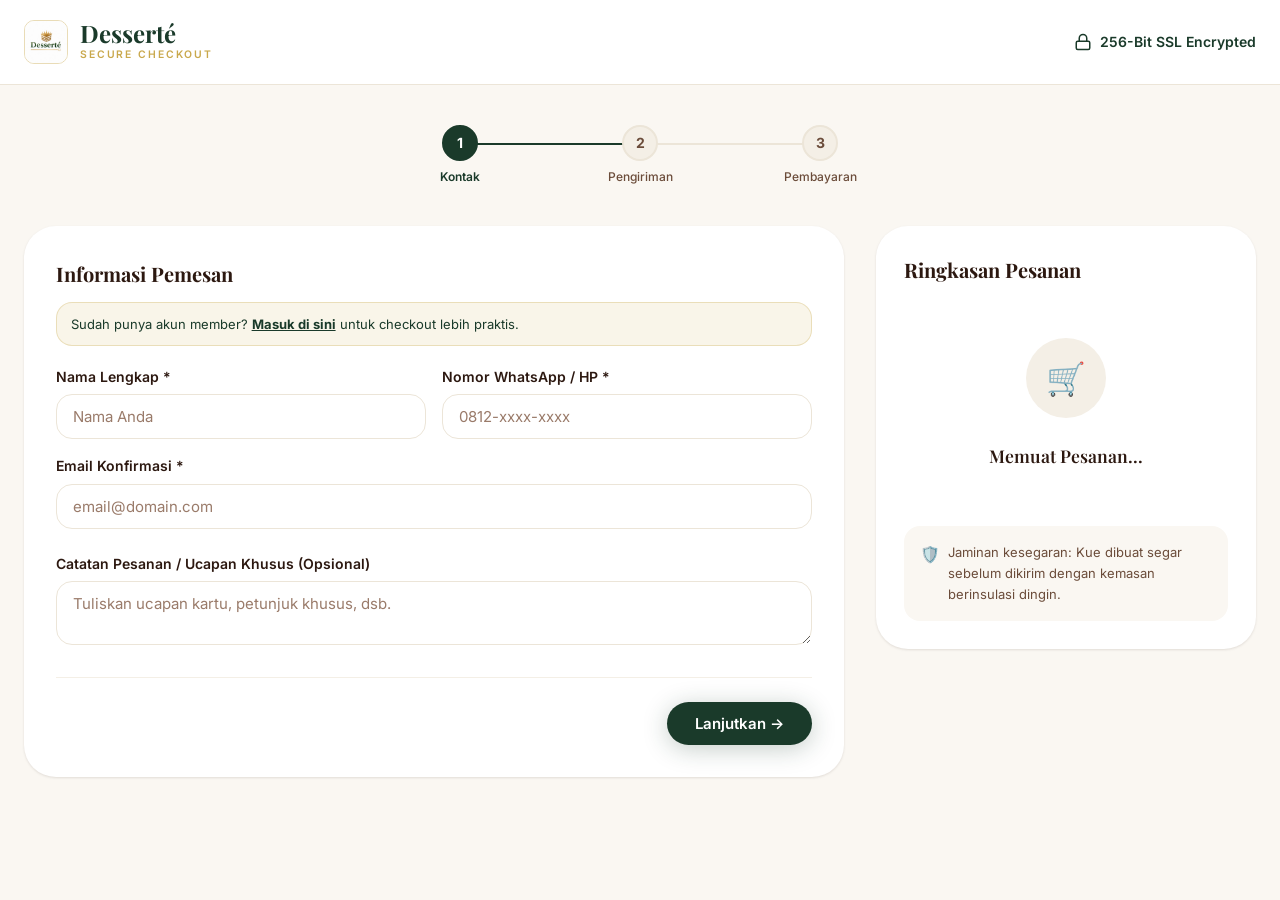
<file: checkout.html>
<!DOCTYPE html>
<html lang="id">
<head>
  <meta charset="UTF-8">
  <meta name="viewport" content="width=device-width, initial-scale=1.0, viewport-fit=cover">
  <title>Checkout — Desserté | Selesaikan Pesanan Manis Anda</title>
  <meta name="description" content="Selesaikan proses pemesanan dessert dan cake Anda dengan mudah, aman, dan cepat.">
  <link rel="icon" type="image/jpeg" href="images/logo/desserte-logo.jpg">

  <!-- Google Fonts -->
  <link rel="preconnect" href="https://fonts.googleapis.com">
  <link rel="preconnect" href="https://fonts.gstatic.com" crossorigin>
  <link href="https://fonts.googleapis.com/css2?family=Cormorant+Garamond:ital,wght@0,400;0,600;1,400;1,600&family=Inter:wght@300;400;500;600;700&family=Playfair+Display:ital,wght@0,400;0,500;0,600;0,700;1,400;1,600&display=swap" rel="stylesheet">

  <link rel="stylesheet" href="src/css/styles.css">
  <link rel="stylesheet" href="src/css/components.css">

  <style>
    .logo-badge { display: flex; align-items: center; gap: 0.75rem; }
    .logo-img { height: 44px; width: 44px; border-radius: 10px; object-fit: cover; border: 1.5px solid rgba(201,168,76,0.4); }
    .nav-brand-title { font-family: var(--font-display); font-size: 1.5rem; font-weight: 700; color: var(--color-primary); line-height: 1; }
    .nav-brand-sub { font-size: 0.65rem; letter-spacing: 0.18em; text-transform: uppercase; color: var(--color-accent); font-weight: 600; margin-top: 2px; }

    .checkout-header {
      background: var(--white);
      border-bottom: 1px solid var(--color-border);
      padding: 1.25rem 0;
    }
    .payment-option-grid {
      display: grid;
      grid-template-columns: repeat(2, 1fr);
      gap: 1rem;
    }
    @media (max-width: 600px) {
      .payment-option-grid { grid-template-columns: 1fr; }
    }
  </style>
</head>
<body style="background:var(--cream-100)">

  <!-- Minimal Checkout Header -->
  <header class="checkout-header">
    <div class="container flex-between">
      <a href="index.html" class="nav-logo" aria-label="Desserté Home">
        <div class="logo-badge">
          <img src="images/logo/desserte-logo.jpg" alt="Desserté Logo" class="logo-img">
          <div>
            <div class="nav-brand-title">Desserté</div>
            <div class="nav-brand-sub">Secure Checkout</div>
          </div>
        </div>
      </a>
      <div style="display:flex;align-items:center;gap:0.5rem;font-size:0.875rem;color:var(--color-primary);font-weight:600">
        <svg width="18" height="18" viewBox="0 0 24 24" fill="none" stroke="currentColor" stroke-width="2"><rect x="3" y="11" width="18" height="11" rx="2" ry="2"/><path d="M7 11V7a5 5 0 0110 0v4"/></svg>
        <span>256-Bit SSL Encrypted</span>
      </div>
    </div>
  </header>

  <!-- Checkout Container -->
  <main class="section" style="padding-top:2.5rem;padding-bottom:5rem">
    <div class="container">
      
      <!-- Stepper Indicator -->
      <div class="steps checkout-steps" style="max-width:540px;margin:0 auto 2.5rem">
        <div class="step-item active" id="step-ind-1">
          <div class="step-circle">1</div>
          <div class="step-label">Kontak</div>
        </div>
        <div class="step-item" id="step-ind-2">
          <div class="step-circle">2</div>
          <div class="step-label">Pengiriman</div>
        </div>
        <div class="step-item" id="step-ind-3">
          <div class="step-circle">3</div>
          <div class="step-label">Pembayaran</div>
        </div>
      </div>

      <div class="checkout-layout">
        
        <!-- Left: Form Steps -->
        <div class="checkout-form-section" id="checkout-form">

          <!-- STEP 1: Customer Information -->
          <div class="checkout-step-panel" id="step-panel-1">
            <div class="flex-between" style="align-items:flex-start;margin-bottom:0.75rem">
              <h2 class="form-section-title" style="margin:0">Informasi Pemesan</h2>
              <div id="checkout-auth-badge"></div>
            </div>
            <div id="checkout-login-hint" style="display:none;background:rgba(201,168,76,0.12);border:1px solid rgba(201,168,76,0.3);border-radius:var(--radius-md);padding:0.65rem 0.85rem;margin-bottom:1.25rem;font-size:0.8125rem;color:var(--color-primary)">
              Sudah punya akun member? <a href="login.html?redirect=checkout.html" style="font-weight:700;color:var(--color-primary);text-decoration:underline">Masuk di sini</a> untuk checkout lebih praktis.
            </div>
            <div class="form-grid-2" style="margin-bottom:1rem">
              <div class="input-group">
                <label class="input-label" for="customer-name">Nama Lengkap *</label>
                <input type="text" id="customer-name" class="input-field" placeholder="Nama Anda" required>
              </div>
              <div class="input-group">
                <label class="input-label" for="customer-phone">Nomor WhatsApp / HP *</label>
                <input type="tel" id="customer-phone" class="input-field" placeholder="0812-xxxx-xxxx" required>
              </div>
            </div>
            <div class="input-group" style="margin-bottom:1.5rem">
              <label class="input-label" for="customer-email">Email Konfirmasi *</label>
              <input type="email" id="customer-email" class="input-field" placeholder="email@domain.com" required>
            </div>
            <div class="input-group" style="margin-bottom:2rem">
              <label class="input-label" for="order-notes">Catatan Pesanan / Ucapan Khusus (Opsional)</label>
              <textarea id="order-notes" class="input-field" rows="2" placeholder="Tuliskan ucapan kartu, petunjuk khusus, dsb."></textarea>
            </div>
          </div>

          <!-- STEP 2: Order Type (Delivery / Pickup) -->
          <div class="checkout-step-panel" id="step-panel-2" style="display:none">
            <h2 class="form-section-title">Metode Pengambilan</h2>
            
            <!-- Type Selector Pills -->
            <div class="toggle-group" style="margin-bottom:1.75rem">
              <button type="button" class="toggle-btn active" id="type-delivery-btn" onclick="switchOrderType('delivery')">
                🛵 Delivery (Diantar ke Alamat)
              </button>
              <button type="button" class="toggle-btn" id="type-pickup-btn" onclick="switchOrderType('pickup')">
                🏬 Ambil Sendiri (Self Pickup)
              </button>
            </div>

            <!-- Delivery Form Section -->
            <div id="delivery-details-form">
              <div class="input-group" style="margin-bottom:1rem">
                <label class="input-label" for="delivery-address">Alamat Pengiriman Lengkap *</label>
                <textarea id="delivery-address" class="input-field" rows="2" placeholder="Nama jalan, nomor rumah/kantor, blok, lantai..."></textarea>
              </div>
              <div class="form-grid-2" style="margin-bottom:1rem">
                <div class="input-group">
                  <label class="input-label" for="delivery-city">Kota / Area</label>
                  <select id="delivery-city" class="input-field">
                    <option value="Jakarta Selatan">Jakarta Selatan</option>
                    <option value="Jakarta Pusat">Jakarta Pusat</option>
                    <option value="Jakarta Barat">Jakarta Barat</option>
                    <option value="Jakarta Utara">Jakarta Utara</option>
                    <option value="Jakarta Timur">Jakarta Timur</option>
                    <option value="Tangerang Selatan">Tangerang Selatan / BSD</option>
                    <option value="Bandung">Bandung Kota</option>
                  </select>
                </div>
                <div class="input-group">
                  <label class="input-label" for="delivery-postal">Kode Pos</label>
                  <input type="text" id="delivery-postal" class="input-field" placeholder="12190">
                </div>
              </div>
              <div class="input-group" style="margin-bottom:1.5rem">
                <label class="input-label" for="delivery-notes">Petunjuk Driver (Opsional)</label>
                <input type="text" id="delivery-notes" class="input-field" placeholder="Pagar hitam, titipkan ke security, dsb.">
              </div>
            </div>

            <!-- Pickup Form Section -->
            <div id="pickup-details-form" style="display:none">
              <div class="input-group" style="margin-bottom:1.25rem">
                <label class="input-label">Pilih Outlet Pengambilan *</label>
                <select id="pickup-outlet" class="input-field">
                  <option value="outlet-sudirman">Desserté Sudirman — Jl. Jend. Sudirman Kav. 52-53, Senayan</option>
                  <option value="outlet-kemang">Desserté Kemang — Jl. Kemang Raya No. 45</option>
                  <option value="outlet-pondok-indah">Desserté Pondok Indah — PIM 2 Lantai GF</option>
                  <option value="outlet-bsd">Desserté BSD City — Jl. BSD Grand Boulevard</option>
                  <option value="outlet-bandung">Desserté Bandung — Jl. Riau No. 72, Citarum</option>
                </select>
              </div>
              <div class="input-group" style="margin-bottom:1.5rem">
                <label class="input-label" for="pickup-time">Perkiraan Waktu Pengambilan *</label>
                <input type="datetime-local" id="pickup-time" class="input-field">
              </div>
            </div>
          </div>

          <!-- STEP 3: Payment Options -->
          <div class="checkout-step-panel" id="step-panel-3" style="display:none">
            <h2 class="form-section-title">Metode Pembayaran</h2>
            <p style="font-size:0.875rem;color:var(--color-text-muted);margin-bottom:1.25rem">
              Pilih kanal pembayaran resmi Desserté. Bebas biaya transaksi admin.
            </p>

            <div class="payment-option-grid" style="margin-bottom:1.5rem">
              <label class="option-card selected" onclick="selectPayment('ewallet', this)">
                <div class="option-radio"></div>
                <div>
                  <div style="font-weight:700;font-size:0.95rem">E-Wallet & QRIS</div>
                  <div style="font-size:0.8rem;color:var(--color-text-muted)">GoPay, OVO, Dana, ShopeePay</div>
                </div>
              </label>

              <label class="option-card" onclick="selectPayment('va', this)">
                <div class="option-radio"></div>
                <div>
                  <div style="font-weight:700;font-size:0.95rem">Bank Transfer (VA)</div>
                  <div style="font-size:0.8rem;color:var(--color-text-muted)">BCA, Mandiri, BNI, BRI</div>
                </div>
              </label>

              <label class="option-card" onclick="selectPayment('card', this)">
                <div class="option-radio"></div>
                <div>
                  <div style="font-weight:700;font-size:0.95rem">Kartu Kredit / Debit</div>
                  <div style="font-size:0.8rem;color:var(--color-text-muted)">Visa, Mastercard, JCB</div>
                </div>
              </label>

              <label class="option-card" onclick="selectPayment('cod', this)">
                <div class="option-radio"></div>
                <div>
                  <div style="font-weight:700;font-size:0.95rem">Bayar di Tempat</div>
                  <div style="font-size:0.8rem;color:var(--color-text-muted)">Cash on Pickup / Store</div>
                </div>
              </label>
            </div>
          </div>

          <!-- Step Navigation Controls -->
          <div class="flex-between" style="border-top:1px solid var(--cream-200);padding-top:1.5rem;margin-top:1rem">
            <button type="button" class="btn btn-outline" id="prev-step-btn" style="display:none">
              &larr; Kembali
            </button>
            <div style="margin-left:auto;display:flex;gap:0.75rem">
              <button type="button" class="btn btn-primary" id="next-step-btn">
                Lanjutkan &rarr;
              </button>
              <button type="button" class="btn btn-gold btn-lg" id="place-order-btn" style="display:none">
                <svg width="20" height="20" viewBox="0 0 24 24" fill="none" stroke="currentColor" stroke-width="2.5"><polyline points="20 6 9 17 4 12"/></svg>
                Place Order Sekarang
              </button>
            </div>
          </div>

        </div>

        <!-- Right: Order Summary Sidebar -->
        <aside class="checkout-summary-section">
          <h3 class="checkout-summary-title">Ringkasan Pesanan</h3>
          <div id="checkout-order-summary">
            <!-- Rendered by CheckoutFlow in products.js -->
            <div class="empty-state" style="padding:2rem 0">
              <div class="empty-state-icon">🛒</div>
              <div class="empty-state-title" style="font-size:1.1rem">Memuat Pesanan...</div>
            </div>
          </div>

          <div style="margin-top:1.5rem;padding:1rem;background:var(--cream-100);border-radius:var(--radius-md);font-size:0.8125rem;color:var(--color-text-muted);display:flex;gap:0.5rem;align-items:flex-start">
            <span style="font-size:1rem">🛡️</span>
            <span>Jaminan kesegaran: Kue dibuat segar sebelum dikirim dengan kemasan berinsulasi dingin.</span>
          </div>
        </aside>

      </div>
    </div>
  </main>

  <div id="toast-container"></div>

  <script src="src/data/data.js"></script>
  <script src="src/js/cart.js"></script>
  <script src="src/js/auth.js"></script>
  <script src="src/js/products.js"></script>
  <script>
    document.addEventListener('DOMContentLoaded', () => {
      const user = window.desserteAuth ? window.desserteAuth.getCurrentUser() : null;
      const badge = document.getElementById('checkout-auth-badge');
      const hint = document.getElementById('checkout-login-hint');

      if (user) {
        if (badge) {
          badge.innerHTML = `<span class="badge badge-green" style="font-size:0.75rem">Akun: ${user.name}</span>`;
        }
        if (hint) hint.style.display = 'none';

        const nameInput = document.getElementById('customer-name');
        const phoneInput = document.getElementById('customer-phone');
        const emailInput = document.getElementById('customer-email');

        if (nameInput && !nameInput.value) nameInput.value = user.name || '';
        if (phoneInput && !phoneInput.value) phoneInput.value = user.phone || '';
        if (emailInput && !emailInput.value) emailInput.value = user.email || '';
      } else {
        if (hint) hint.style.display = 'block';
      }
    });

    function switchOrderType(type) {
      const isDel = type === 'delivery';
      document.getElementById('type-delivery-btn').classList.toggle('active', isDel);
      document.getElementById('type-pickup-btn').classList.toggle('active', !isDel);
      document.getElementById('delivery-details-form').style.display = isDel ? 'block' : 'none';
      document.getElementById('pickup-details-form').style.display = !isDel ? 'block' : 'none';
      if (window.checkoutFlow) {
        window.checkoutFlow.orderType = type;
      }
    }

    function selectPayment(type, el) {
      document.querySelectorAll('.payment-option-grid .option-card').forEach(c => c.classList.remove('selected'));
      el.classList.add('selected');
    }
  </script>
</body>
</html>
</file>
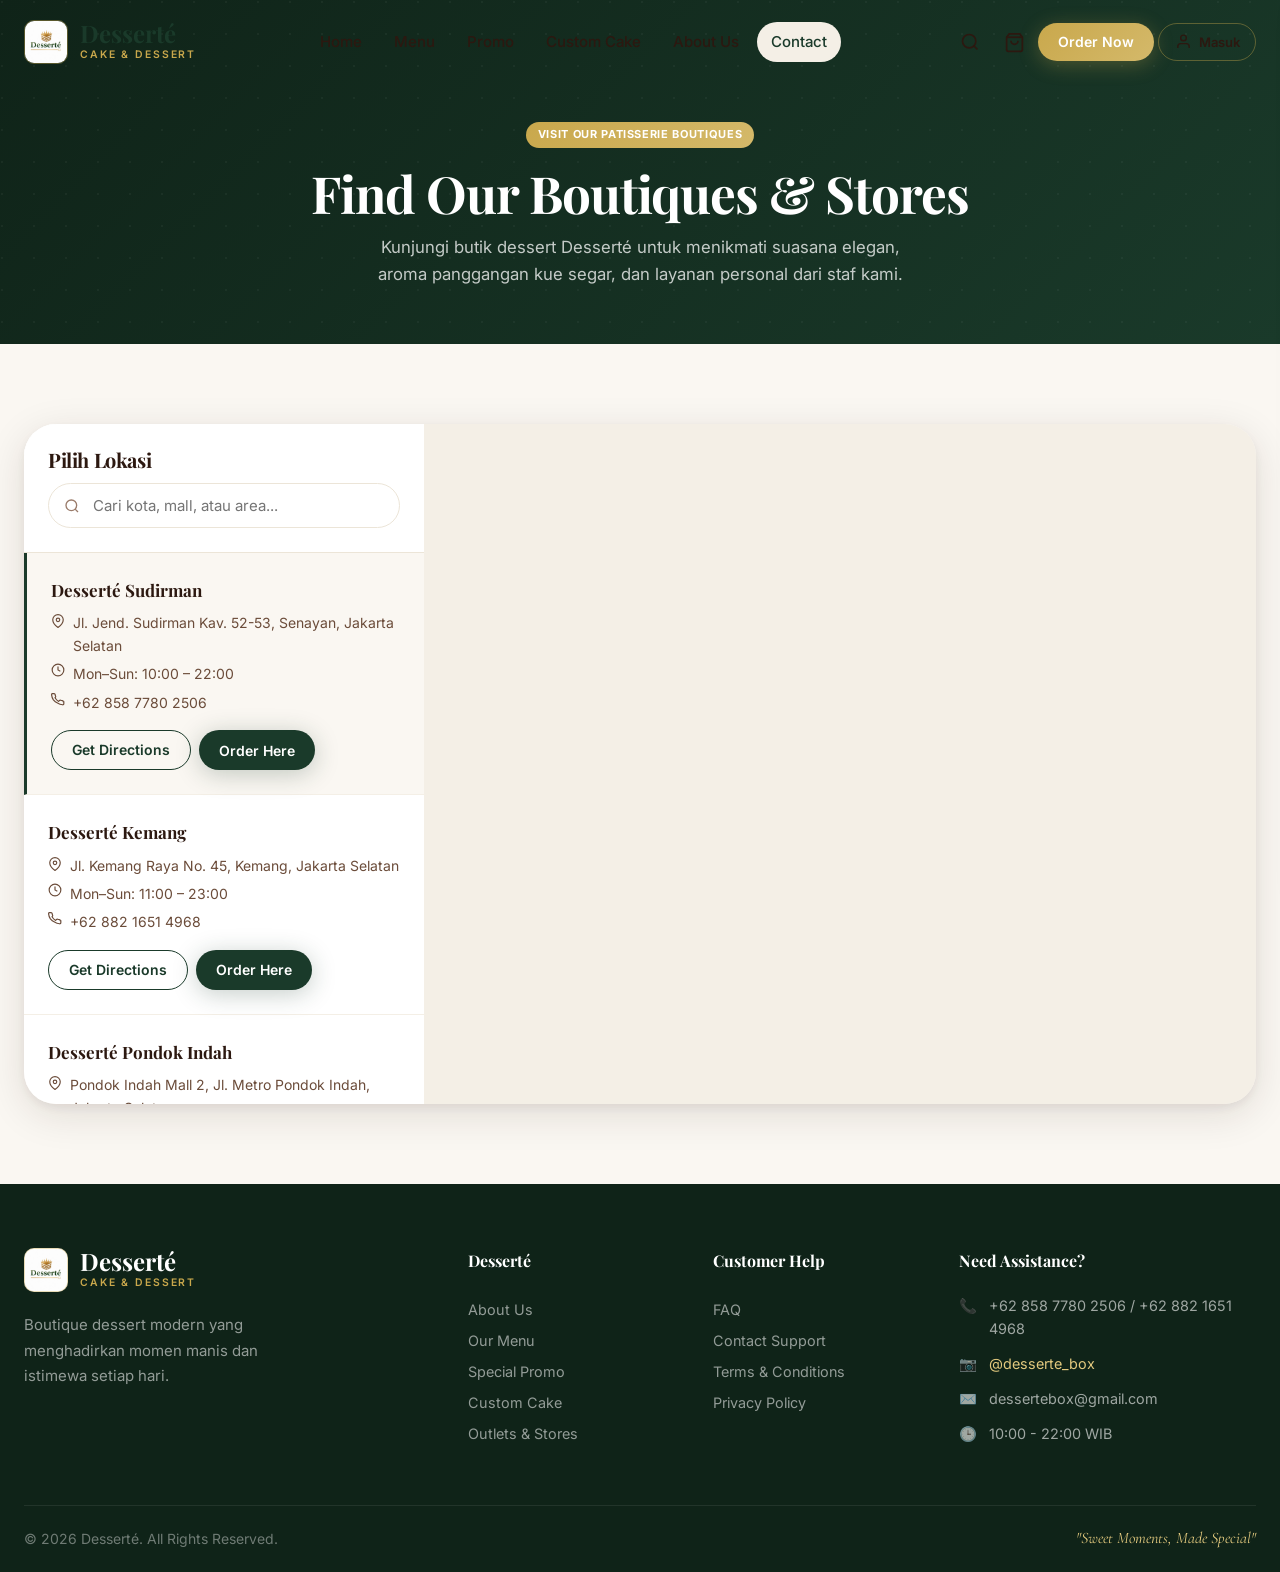
<file: contact.html>
<!DOCTYPE html>
<html lang="id">
<head>
  <meta charset="UTF-8">
  <meta name="viewport" content="width=device-width, initial-scale=1.0, viewport-fit=cover">
  <title>Outlets & Store Locator — Desserté | Temukan Butik Terdekat</title>
  <meta name="description" content="Temukan lokasi outlet Desserté terdekat di Jakarta, Tangerang Selatan, dan Bandung. Jam operasional, nomor telepon, dan petunjuk arah.">
  <link rel="icon" type="image/jpeg" href="images/logo/desserte-logo.jpg">

  <!-- Google Fonts -->
  <link rel="preconnect" href="https://fonts.googleapis.com">
  <link rel="preconnect" href="https://fonts.gstatic.com" crossorigin>
  <link href="https://fonts.googleapis.com/css2?family=Cormorant+Garamond:ital,wght@0,400;0,600;1,400;1,600&family=Inter:wght@300;400;500;600;700&family=Playfair+Display:ital,wght@0,400;0,500;0,600;0,700;1,400;1,600&display=swap" rel="stylesheet">

  <link rel="stylesheet" href="src/css/styles.css">
  <link rel="stylesheet" href="src/css/components.css">

  <style>
    .logo-badge { display: flex; align-items: center; gap: 0.75rem; }
    .logo-img { height: 44px; width: 44px; border-radius: 10px; object-fit: cover; border: 1.5px solid rgba(201,168,76,0.4); }
    .nav-brand-title { font-family: var(--font-display); font-size: 1.5rem; font-weight: 700; color: var(--color-primary); line-height: 1; }
    .nav-brand-sub { font-size: 0.65rem; letter-spacing: 0.18em; text-transform: uppercase; color: var(--color-accent); font-weight: 600; margin-top: 2px; }

    .locator-hero {
      background: linear-gradient(135deg, var(--green-900) 0%, var(--green-800) 100%);
      color: #FFFFFF;
      padding: 7.5rem 0 3.5rem;
      text-align: center;
      position: relative;
    }
    .locator-hero::after {
      content: '';
      position: absolute;
      inset: 0;
      opacity: 0.04;
      background-image: radial-gradient(circle at 2px 2px, #fff 1px, transparent 0);
      background-size: 32px 32px;
    }
  </style>
</head>
<body>

  <!-- Sticky Navbar -->
  <header id="navbar" class="scrolled">
    <div class="navbar-inner">
      <a href="index.html" class="nav-logo" aria-label="Desserté Home">
        <div class="logo-badge">
          <img src="images/logo/desserte-logo.jpg" alt="Desserté Logo" class="logo-img">
          <div>
            <div class="nav-brand-title">Desserté</div>
            <div class="nav-brand-sub">Cake & Dessert</div>
          </div>
        </div>
      </a>

      <nav class="nav-links">
        <a href="index.html" class="nav-link">Home</a>
        <a href="menu.html" class="nav-link">Menu</a>
        <a href="promo.html" class="nav-link">Promo</a>
        <a href="cake.html" class="nav-link">Custom Cake</a>
        <a href="about.html" class="nav-link">About Us</a>
        <a href="contact.html" class="nav-link active">Contact</a>
      </nav>

      <div class="nav-actions">
        <button class="nav-actions-icon" id="search-btn" aria-label="Search">
          <svg width="20" height="20" viewBox="0 0 24 24" fill="none" stroke="currentColor" stroke-width="2"><circle cx="11" cy="11" r="8"/><line x1="21" y1="21" x2="16.65" y2="16.65"/></svg>
        </button>
        <button class="nav-actions-icon" data-action="open-cart" aria-label="Open Cart">
          <svg width="21" height="21" viewBox="0 0 24 24" fill="none" stroke="currentColor" stroke-width="2"><path d="M6 2L3 6v14a2 2 0 002 2h14a2 2 0 002-2V6l-3-4z"/><line x1="3" y1="6" x2="21" y2="6"/><path d="M16 10a4 4 0 01-8 0"/></svg>
          <span class="cart-badge">0</span>
        </button>
        <a href="menu.html" class="btn btn-gold btn-sm hide-mobile">Order Now</a>
        <div id="nav-auth-container"></div>
        <button id="hamburger" aria-label="Open menu">
          <span></span><span></span><span></span>
        </button>
      </div>
    </div>
  </header>

  <!-- Mobile Drawer Menu -->
  <div id="mobile-menu-overlay"></div>
  <aside id="mobile-menu-drawer">
    <div class="mobile-menu-header">
      <div class="logo-badge">
        <img src="images/logo/desserte-logo.jpg" alt="Desserté" class="logo-img">
        <div>
          <div class="nav-brand-title">Desserté</div>
          <div class="nav-brand-sub">Cake & Dessert</div>
        </div>
      </div>
      <button id="mobile-menu-close" class="btn-icon btn-ghost">✕</button>
    </div>
    <!-- Mobile Auth Section -->
    <div style="padding: 1rem 1.5rem; border-bottom: 1px solid var(--cream-200);">
      <div id="mobile-auth-container"></div>
    </div>
    <nav style="flex:1;">
      <a href="index.html" class="mobile-nav-link">Home</a>
      <a href="menu.html" class="mobile-nav-link">Menu & Katalog</a>
      <a href="promo.html" class="mobile-nav-link">Special Offers</a>
      <a href="cake.html" class="mobile-nav-link">Custom Cake</a>
      <a href="about.html" class="mobile-nav-link">About Us</a>
      <a href="contact.html" class="mobile-nav-link active">Outlets & Stores</a>
      <a href="customer-orders.html" class="mobile-nav-link">Riwayat Pesanan</a>
    </nav>
  </aside>

  <!-- Header -->
  <section class="locator-hero">
    <div class="container" style="position:relative;z-index:2">
      <span class="badge badge-gold" style="margin-bottom:1rem">Visit Our Patisserie Boutiques</span>
      <h1 class="text-display" style="font-size:clamp(2.25rem,4vw,3.5rem);font-weight:700;margin-bottom:0.75rem">
        Find Our Boutiques & Stores
      </h1>
      <p style="color:rgba(255,255,255,0.75);max-width:550px;margin:0 auto;font-size:1.05rem">
        Kunjungi butik dessert Desserté untuk menikmati suasana elegan, aroma panggangan kue segar, dan layanan personal dari staf kami.
      </p>
    </div>
  </section>

  <!-- Split Screen Outlet Locator -->
  <main class="section">
    <div class="container">
      <div class="outlet-layout">
        
        <!-- Left: Outlet List with Search -->
        <div class="outlet-list">
          <div class="outlet-list-header">
            <h3 class="text-display" style="font-size:1.25rem;margin-bottom:0.75rem">Pilih Lokasi</h3>
            <div class="search-wrap">
              <svg class="search-icon" width="16" height="16" viewBox="0 0 24 24" fill="none" stroke="currentColor" stroke-width="2"><circle cx="11" cy="11" r="8"/><line x1="21" y1="21" x2="16.65" y2="16.65"/></svg>
              <input type="text" id="outlet-search" class="search-input" placeholder="Cari kota, mall, atau area...">
            </div>
          </div>

          <div id="outlet-list-items">
            <!-- Rendered by products.js -->
          </div>
        </div>

        <!-- Right: Interactive Map Frame -->
        <div class="outlet-map">
          <iframe
            title="Peta Lokasi Butik Desserté"
            src="https://www.google.com/maps/embed?pb=!1m18!1m12!1m3!1d3966.2941543360667!2d106.80419267586827!3d-6.224892460965377!2m3!1f0!2f0!3f0!3m2!1i1024!2i768!4f13.1!3m3!1m2!1s0x2e69f1505c6d3289%3A0x280e227011d61a29!2sSudirman%20Central%20Business%20District!5e0!3m2!1sid!2sid!4v1710000000000!5m2!1sid!2sid"
            loading="lazy"
            referrerpolicy="no-referrer-when-downgrade"
            style="width:100%;height:100%;min-height:550px;border:none;">
          </iframe>
        </div>

      </div>
    </div>
  </main>

  <!-- Footer -->
  <footer id="footer">
    <div class="container">
      <div class="footer-top">
        <div class="footer-grid">
          <div>
            <div class="logo-badge" style="margin-bottom:1rem">
              <img src="images/logo/desserte-logo.jpg" alt="Desserté" class="logo-img" style="background:#fff">
              <div>
                <div class="nav-brand-title" style="color:#fff">Desserté</div>
                <div class="nav-brand-sub">Cake & Dessert</div>
              </div>
            </div>
            <p class="footer-brand-desc">Boutique dessert modern yang menghadirkan momen manis dan istimewa setiap hari.</p>
          </div>
          <div>
            <h4 class="footer-col-title">Desserté</h4>
            <a href="about.html" class="footer-link">About Us</a>
            <a href="menu.html" class="footer-link">Our Menu</a>
            <a href="promo.html" class="footer-link">Special Promo</a>
            <a href="cake.html" class="footer-link">Custom Cake</a>
            <a href="contact.html" class="footer-link">Outlets & Stores</a>
          </div>
          <div>
            <h4 class="footer-col-title">Customer Help</h4>
            <a href="contact.html" class="footer-link">FAQ</a>
            <a href="contact.html" class="footer-link">Contact Support</a>
            <a href="#" class="footer-link">Terms & Conditions</a>
            <a href="#" class="footer-link">Privacy Policy</a>
          </div>
          <div>
            <h4 class="footer-col-title">Need Assistance?</h4>
            <div class="footer-contact-item"><span>📞</span><span><a href="tel:+6285877802506" style="color:inherit">+62 858 7780 2506</a> / <a href="tel:+6288216514968" style="color:inherit">+62 882 1651 4968</a></span></div>
            <div class="footer-contact-item"><span>📷</span><span><a href="https://instagram.com/desserte_box" target="_blank" rel="noopener" style="color:var(--gold-300)">@desserte_box</a></span></div>
            <div class="footer-contact-item"><span>✉️</span><span><a href="mailto:dessertebox@gmail.com" style="color:inherit">dessertebox@gmail.com</a></span></div>
            <div class="footer-contact-item"><span>🕒</span><span>10:00 - 22:00 WIB</span></div>
          </div>
        </div>
      </div>
      <div class="footer-bottom">
        <div class="footer-copyright">&copy; 2026 Desserté. All Rights Reserved.</div>
        <div class="footer-tagline">"Sweet Moments, Made Special"</div>
      </div>
    </div>
  </footer>

  <!-- Search Modal -->
  <div id="search-overlay" role="dialog" aria-modal="true">
    <div class="search-box">
      <div class="flex-between" style="margin-bottom:1rem">
        <h3 class="text-display" style="font-size:1.25rem">Search Desserté</h3>
        <button id="search-close" class="btn-icon btn-ghost">✕</button>
      </div>
      <div class="search-wrap">
        <svg class="search-icon" width="18" height="18" viewBox="0 0 24 24" fill="none" stroke="currentColor" stroke-width="2"><circle cx="11" cy="11" r="8"/><line x1="21" y1="21" x2="16.65" y2="16.65"/></svg>
        <input type="text" id="search-input" class="search-input" placeholder="Search by cake name...">
      </div>
      <div id="search-results" class="search-results-list"></div>
    </div>
  </div>

  <!-- Cart Drawer -->
  <div id="cart-overlay"></div>
  <aside id="cart-drawer">
    <div class="cart-header">
      <div class="cart-header-title">Your Sweet Cart</div>
      <button id="cart-close" class="btn-icon btn-ghost">✕</button>
    </div>
    <div id="cart-items"></div>
    <div id="cart-empty" class="empty-state" style="display:none">
      <div class="empty-state-icon">🍰</div>
      <div class="empty-state-title">Keranjang Kosong</div>
      <p class="empty-state-text">Silakan pilih produk favorit Anda.</p>
    </div>
    <div class="promo-section-cart">
      <div class="promo-input-wrap">
        <input type="text" id="promo-input" class="input-field" placeholder="Kode Promo" style="text-transform:uppercase">
        <button id="apply-promo-btn" class="btn btn-outline btn-sm">Terapkan</button>
      </div>
      <div id="cart-promo-tag"></div>
    </div>
    <div id="cart-summary-wrap">
      <div class="cart-summary-row"><span>Subtotal</span><span id="cart-subtotal">Rp 0</span></div>
      <div class="cart-summary-row" id="cart-discount-row" style="display:none;color:#059669"><span>Discount</span><span id="cart-discount">- Rp 0</span></div>
      <div class="cart-summary-row"><span>Delivery Fee</span><span id="cart-delivery">Rp 15.000</span></div>
      <div class="cart-summary-row cart-summary-total"><span>Estimated Total</span><span id="cart-total">Rp 0</span></div>
      <button id="checkout-btn" class="btn btn-primary btn-lg" style="width:100%;margin-top:1rem">Proceed to Checkout &rarr;</button>
    </div>
  </aside>

  <!-- Mobile Bottom Nav -->
  <nav id="bottom-nav">
    <div class="nav-items">
      <a href="index.html" class="nav-item">
        <svg viewBox="0 0 24 24" fill="none" stroke="currentColor" stroke-width="2"><path d="M3 9l9-7 9 7v11a2 2 0 01-2 2H5a2 2 0 01-2-2z"/><polyline points="9 22 9 12 15 12 15 22"/></svg>
        <span>Home</span>
      </a>
      <a href="menu.html" class="nav-item">
        <svg viewBox="0 0 24 24" fill="none" stroke="currentColor" stroke-width="2"><line x1="8" y1="6" x2="21" y2="6"/><line x1="8" y1="12" x2="21" y2="12"/><line x1="8" y1="18" x2="21" y2="18"/><line x1="3" y1="6" x2="3.01" y2="6"/><line x1="3" y1="12" x2="3.01" y2="12"/><line x1="3" y1="18" x2="3.01" y2="18"/></svg>
        <span>Menu</span>
      </a>
      <a href="cake.html" class="nav-item">
        <svg viewBox="0 0 24 24" fill="none" stroke="currentColor" stroke-width="2"><path d="M20 21v-8a2 2 0 00-2-2H6a2 2 0 00-2 2v8"/><path d="M4 16s.5-1 2-1 2.5 2 4 2 2.5-2 4-2 2.5 2 4 2 2-1 2-1"/><path d="M2 21h20"/><path d="M7 8v3"/><path d="M12 5v6"/><path d="M17 8v3"/></svg>
        <span>Custom</span>
      </a>
      <a href="promo.html" class="nav-item">
        <svg viewBox="0 0 24 24" fill="none" stroke="currentColor" stroke-width="2"><polygon points="12 2 15.09 8.26 22 9.27 17 14.14 18.18 21.02 12 17.77 5.82 21.02 7 14.14 2 9.27 8.91 8.26 12 2"/></svg>
        <span>Promo</span>
      </a>
      <button class="nav-item" data-action="open-cart" style="background:none;border:none">
        <svg viewBox="0 0 24 24" fill="none" stroke="currentColor" stroke-width="2"><path d="M6 2L3 6v14a2 2 0 002 2h14a2 2 0 002-2V6l-3-4z"/><line x1="3" y1="6" x2="21" y2="6"/><path d="M16 10a4 4 0 01-8 0"/></svg>
        <span>Cart</span>
      </button>
    </div>
  </nav>

  <div id="toast-container"></div>

  <script src="src/data/data.js"></script>
  <script src="src/js/navbar.js"></script>
  <script src="src/js/cart.js"></script>
  <script src="src/js/auth.js"></script>
  <script src="src/js/products.js"></script>
</body>
</html>
</file>
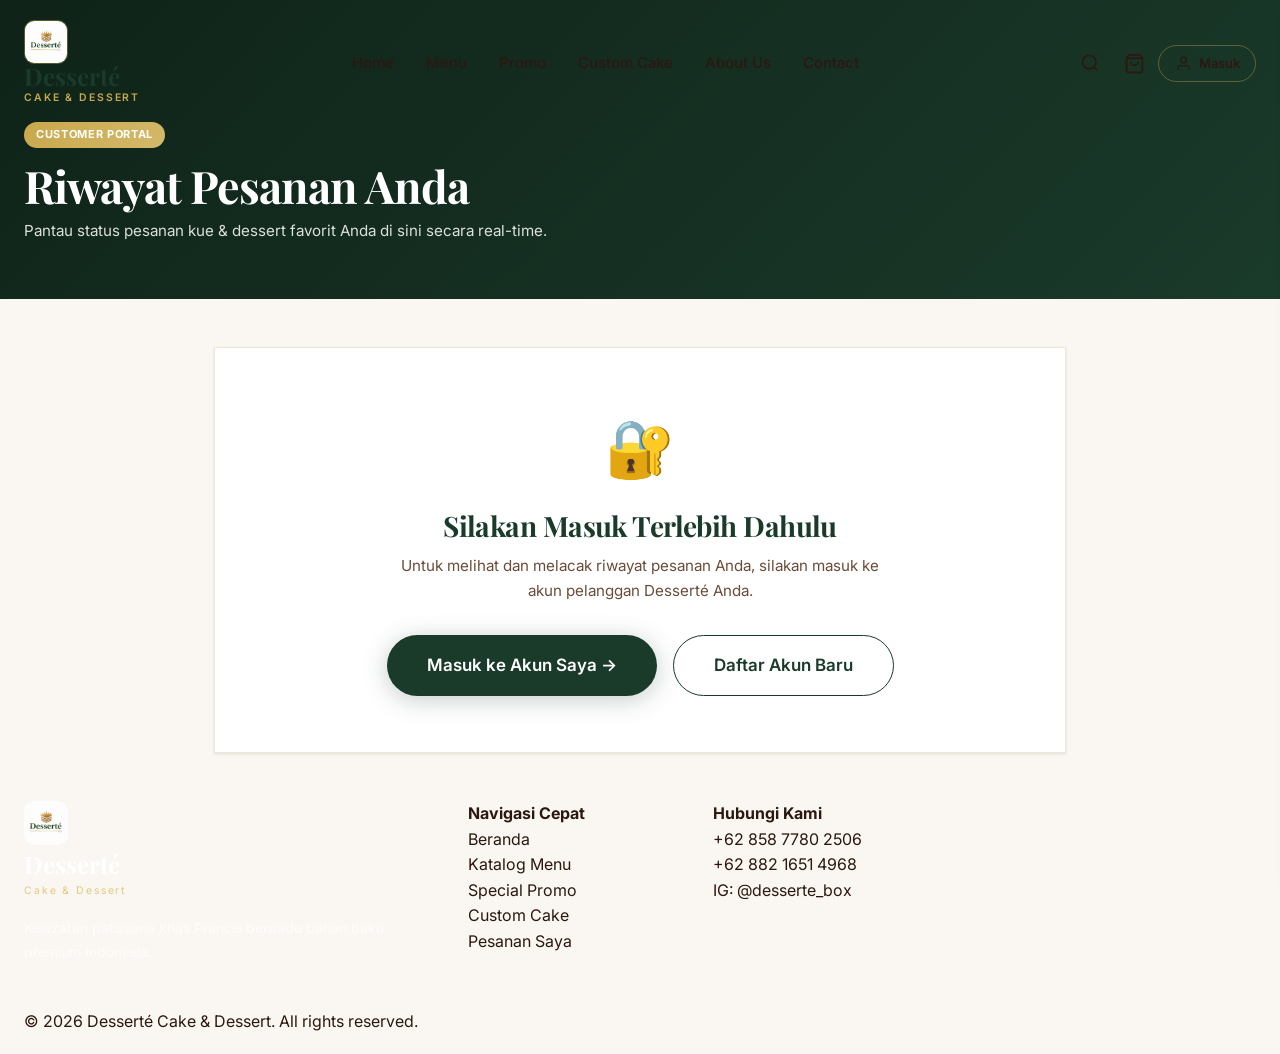
<file: customer-orders.html>
<!DOCTYPE html>
<html lang="id">
<head>
  <meta charset="UTF-8">
  <meta name="viewport" content="width=device-width, initial-scale=1.0">
  <title>Riwayat Pesanan — Desserté Cake & Dessert</title>
  <link rel="icon" type="image/jpeg" href="images/logo/desserte-logo.jpg">

  <!-- Google Fonts -->
  <link rel="preconnect" href="https://fonts.googleapis.com">
  <link rel="preconnect" href="https://fonts.gstatic.com" crossorigin>
  <link href="https://fonts.googleapis.com/css2?family=Inter:wght@300;400;500;600;700&family=Playfair+Display:ital,wght@0,500;0,700;1,400&display=swap" rel="stylesheet">

  <link rel="stylesheet" href="src/css/styles.css">
  <link rel="stylesheet" href="src/css/components.css">

  <style>
    .order-status-badge {
      display: inline-flex;
      align-items: center;
      gap: 0.35rem;
      padding: 0.35rem 0.75rem;
      border-radius: 9999px;
      font-size: 0.75rem;
      font-weight: 700;
      text-transform: uppercase;
      letter-spacing: 0.05em;
    }
    .status-processing {
      background: #FEF3C7;
      color: #92400E;
      border: 1px solid #FCD34D;
    }
    .status-delivered {
      background: #D1FAE5;
      color: #065F46;
      border: 1px solid #A7F3D0;
    }
    .status-cancelled {
      background: #FEE2E2;
      color: #991B1B;
      border: 1px solid #FECACA;
    }
    .order-item-row {
      display: flex;
      justify-content: space-between;
      align-items: center;
      padding: 0.75rem 0;
      border-bottom: 1px dashed var(--cream-300);
      font-size: 0.875rem;
    }
    .order-item-row:last-child {
      border-bottom: none;
    }
  </style>
</head>
<body>

  <!-- =========================================================================
       1. TOP NAVBAR
       ========================================================================= -->
  <header id="navbar" class="scrolled">
    <div class="navbar-inner">
      <a href="index.html" class="nav-logo" aria-label="Desserté Home">
        <div class="logo-badge">
          <img src="images/logo/desserte-logo.jpg" alt="Desserté Logo" class="logo-img" style="height:44px;width:44px;border-radius:10px;object-fit:cover;border:1.5px solid rgba(201,168,76,0.4)">
          <div>
            <div class="nav-brand-title" style="font-family:var(--font-display);font-size:1.5rem;font-weight:700;color:var(--color-primary);line-height:1">Desserté</div>
            <div class="nav-brand-sub" style="font-size:0.65rem;letter-spacing:0.18em;text-transform:uppercase;color:var(--color-accent);font-weight:600;margin-top:2px">Cake & Dessert</div>
          </div>
        </div>
      </a>

      <nav class="nav-links">
        <a href="index.html" class="nav-link">Home</a>
        <a href="menu.html" class="nav-link">Menu</a>
        <a href="promo.html" class="nav-link">Promo</a>
        <a href="cake.html" class="nav-link">Custom Cake</a>
        <a href="about.html" class="nav-link">About Us</a>
        <a href="contact.html" class="nav-link">Contact</a>
      </nav>

      <div class="nav-actions">
        <button class="nav-actions-icon" id="search-btn" aria-label="Search">
          <svg width="20" height="20" viewBox="0 0 24 24" fill="none" stroke="currentColor" stroke-width="2"><circle cx="11" cy="11" r="8"/><line x1="21" y1="21" x2="16.65" y2="16.65"/></svg>
        </button>
        <button class="nav-actions-icon" data-action="open-cart" aria-label="Open Cart">
          <svg width="21" height="21" viewBox="0 0 24 24" fill="none" stroke="currentColor" stroke-width="2"><path d="M6 2L3 6v14a2 2 0 002 2h14a2 2 0 002-2V6l-3-4z"/><line x1="3" y1="6" x2="21" y2="6"/><path d="M16 10a4 4 0 01-8 0"/></svg>
          <span class="cart-badge">0</span>
        </button>
        <div id="nav-auth-container"></div>
        <button id="hamburger" aria-label="Open menu">
          <span></span><span></span><span></span>
        </button>
      </div>
    </div>
  </header>

  <!-- Mobile Drawer Menu -->
  <div id="mobile-menu-overlay"></div>
  <aside id="mobile-menu-drawer">
    <div class="mobile-menu-header">
      <div class="logo-badge">
        <img src="images/logo/desserte-logo.jpg" alt="Desserté" class="logo-img" style="height:40px;width:40px;border-radius:8px">
        <div>
          <div class="nav-brand-title" style="color:var(--color-primary)">Desserté</div>
          <div class="nav-brand-sub">Cake & Dessert</div>
        </div>
      </div>
      <button id="mobile-menu-close" class="btn-icon btn-ghost">✕</button>
    </div>
    <div style="padding: 1rem 1.5rem; border-bottom: 1px solid var(--cream-200);">
      <div id="mobile-auth-container"></div>
    </div>
    <nav style="flex:1;">
      <a href="index.html" class="mobile-nav-link">Home</a>
      <a href="menu.html" class="mobile-nav-link">Menu & Katalog</a>
      <a href="promo.html" class="mobile-nav-link">Special Offers</a>
      <a href="cake.html" class="mobile-nav-link">Custom Cake</a>
      <a href="about.html" class="mobile-nav-link">About Us</a>
      <a href="contact.html" class="mobile-nav-link">Outlets & Stores</a>
      <a href="customer-orders.html" class="mobile-nav-link active">Riwayat Pesanan</a>
    </nav>
  </aside>

  <!-- =========================================================================
       2. HERO SECTION
       ========================================================================= -->
  <section class="orders-hero">
    <div class="container" style="position:relative;z-index:2">
      <div class="flex-between" style="flex-wrap:wrap;gap:1.5rem">
        <div>
          <span class="badge badge-gold" style="margin-bottom:0.75rem">Customer Portal</span>
          <h1 class="text-display" style="font-size:clamp(2rem,3.5vw,3rem);font-weight:700;margin-bottom:0.5rem" id="user-greeting-title">
            Riwayat Pesanan Anda
          </h1>
          <p style="color:rgba(255,255,255,0.85);font-size:0.95rem;margin:0" id="user-greeting-sub">
            Pantau status pesanan kue & dessert favorit Anda di sini secara real-time.
          </p>
        </div>
        <div id="customer-profile-pill" style="display:none;background:rgba(255,255,255,0.1);backdrop-filter:blur(10px);padding:1rem 1.5rem;border-radius:var(--radius-xl);border:1px solid rgba(255,255,255,0.2)">
          <div style="font-size:0.75rem;color:var(--gold-300);text-transform:uppercase;letter-spacing:0.08em;font-weight:600">Akun Member</div>
          <div style="font-size:1.1rem;font-weight:700;color:#fff" id="profile-name">-</div>
          <div style="font-size:0.8125rem;color:rgba(255,255,255,0.8)" id="profile-email">-</div>
        </div>
      </div>
    </div>
  </section>

  <!-- =========================================================================
       3. ORDERS CONTENT
       ========================================================================= -->
  <main style="padding: 3rem 0; min-height: 50vh; background: var(--cream-100)">
    <div class="container" style="max-width: 900px">

      <!-- Unauthenticated State -->
      <div id="auth-required-box" style="display:none;background:#fff;border-radius:var(--radius-2xl);padding:3.5rem 2rem;text-align:center;box-shadow:var(--shadow-sm);border:1px solid var(--cream-300)">
        <div style="font-size:3.5rem;margin-bottom:1rem">🔐</div>
        <h2 class="text-display" style="font-size:1.75rem;color:var(--color-primary);margin-bottom:0.75rem">
          Silakan Masuk Terlebih Dahulu
        </h2>
        <p style="color:var(--color-text-muted);max-width:480px;margin:0 auto 2rem;font-size:0.95rem">
          Untuk melihat dan melacak riwayat pesanan Anda, silakan masuk ke akun pelanggan Desserté Anda.
        </p>
        <div style="display:flex;justify-content:center;gap:1rem;flex-wrap:wrap">
          <a href="login.html?redirect=customer-orders.html" class="btn btn-primary btn-lg">
            Masuk ke Akun Saya &rarr;
          </a>
          <a href="login.html?role=customer&redirect=customer-orders.html" class="btn btn-outline btn-lg">
            Daftar Akun Baru
          </a>
        </div>
      </div>

      <!-- Authenticated Content Container -->
      <div id="orders-main-box" style="display:none">
        
        <!-- Filter Tabs -->
        <div style="display:flex;gap:0.5rem;margin-bottom:1.75rem;overflow-x:auto;padding-bottom:0.25rem">
          <button class="filter-tab active" onclick="filterCustomerOrders('all', this)">Semua Pesanan</button>
          <button class="filter-tab" onclick="filterCustomerOrders('processing', this)">Sedang Diproses</button>
          <button class="filter-tab" onclick="filterCustomerOrders('delivered', this)">Selesai</button>
        </div>

        <!-- Orders List Container -->
        <div id="orders-list-container">
          <!-- Rendered dynamically -->
        </div>

        <!-- Empty State (No orders for this user) -->
        <div id="orders-empty-state" style="display:none;background:#fff;border-radius:var(--radius-2xl);padding:4rem 2rem;text-align:center;border:1px solid var(--cream-300)">
          <div style="font-size:3.5rem;margin-bottom:1rem">🍰</div>
          <h3 class="text-display" style="font-size:1.5rem;color:var(--color-primary);margin-bottom:0.5rem">
            Belum Ada Pesanan
          </h3>
          <p style="color:var(--color-text-muted);max-width:420px;margin:0 auto 1.75rem;font-size:0.9rem">
            Anda belum memiliki riwayat pesanan. Manjakan lidah Anda dengan pilihan artisanal cake & patisserie istimewa kami!
          </p>
          <a href="menu.html" class="btn btn-gold btn-lg">
            Pesan Dessert Sekarang &rarr;
          </a>
        </div>

      </div>

    </div>
  </main>

  <!-- =========================================================================
       4. FOOTER
       ========================================================================= -->
  <footer class="footer">
    <div class="container">
      <div class="footer-grid">
        <div class="footer-col">
          <div class="logo-badge" style="margin-bottom:1rem">
            <img src="images/logo/desserte-logo.jpg" alt="Desserté Logo" class="logo-img" style="height:44px;width:44px;border-radius:10px">
            <div>
              <div class="nav-brand-title" style="color:#FFFFFF;font-family:var(--font-display);font-size:1.5rem;font-weight:700">Desserté</div>
              <div class="nav-brand-sub" style="color:var(--gold-300);font-size:0.65rem;letter-spacing:0.18em">Cake & Dessert</div>
            </div>
          </div>
          <p style="color:rgba(255,255,255,0.7);font-size:0.875rem;line-height:1.7;margin-bottom:1.5rem">
            Kelezatan patisserie khas Prancis berpadu bahan baku premium Indonesia.
          </p>
        </div>
        <div class="footer-col">
          <h4 class="footer-heading">Navigasi Cepat</h4>
          <ul class="footer-links">
            <li><a href="index.html">Beranda</a></li>
            <li><a href="menu.html">Katalog Menu</a></li>
            <li><a href="promo.html">Special Promo</a></li>
            <li><a href="cake.html">Custom Cake</a></li>
            <li><a href="customer-orders.html">Pesanan Saya</a></li>
          </ul>
        </div>
        <div class="footer-col">
          <h4 class="footer-heading">Hubungi Kami</h4>
          <ul class="footer-links">
            <li><a href="https://wa.me/6285877802506" target="_blank">+62 858 7780 2506</a></li>
            <li><a href="https://wa.me/6288216514968" target="_blank">+62 882 1651 4968</a></li>
            <li><a href="https://instagram.com/desserte_box" target="_blank">IG: @desserte_box</a></li>
          </ul>
        </div>
      </div>
      <div class="footer-bottom">
        <div>&copy; 2026 Desserté Cake & Dessert. All rights reserved.</div>
      </div>
    </div>
  </footer>

  <!-- Search Modal -->
  <div id="search-overlay">
    <div class="search-box">
      <div style="display:flex;align-items:center;border-bottom:1px solid var(--cream-300);padding:1rem 1.5rem">
        <svg width="20" height="20" viewBox="0 0 24 24" fill="none" stroke="currentColor" stroke-width="2" style="margin-right:0.75rem;color:var(--brown-300)"><circle cx="11" cy="11" r="8"/><line x1="21" y1="21" x2="16.65" y2="16.65"/></svg>
        <input type="text" id="search-input" placeholder="Cari cake, pastry, cheesecake..." style="flex:1;border:none;outline:none;font-size:1.1rem;font-family:var(--font-body)">
        <button id="search-close" class="btn-icon btn-ghost">✕</button>
      </div>
      <div id="search-results" class="search-results-list">
        <p class="search-empty">Ketik untuk mencari produk...</p>
      </div>
    </div>
  </div>

  <!-- Cart Drawer Component -->
  <div id="cart-overlay"></div>
  <aside id="cart-drawer">
    <div class="cart-drawer-header">
      <div class="cart-drawer-title">
        <span>Keranjang Belanja</span>
      </div>
      <button id="cart-close" class="btn-icon btn-ghost">✕</button>
    </div>
    <div class="cart-drawer-body">
      <div id="cart-empty" class="cart-empty-state">
        <div style="font-size:3rem;margin-bottom:0.75rem">🛒</div>
        <p>Keranjang belanja Anda masih kosong</p>
        <a href="menu.html" class="btn btn-outline btn-sm">Mulai Belanja</a>
      </div>
      <div id="cart-items" class="cart-items-list"></div>
    </div>
    <div class="cart-drawer-footer" id="cart-summary-wrap" style="display:none">
      <div class="cart-summary-row cart-summary-total">
        <span>Total:</span>
        <span id="cart-total-amount">Rp 0</span>
      </div>
      <button class="btn btn-primary" id="checkout-btn" style="width:100%;margin-top:0.75rem">Checkout &rarr;</button>
    </div>
  </aside>

  <!-- Toast Notification Container -->
  <div id="toast-container" aria-live="polite"></div>

  <!-- Scripts -->
  <script src="src/data/data.js"></script>
  <script src="src/js/navbar.js"></script>
  <script src="src/js/cart.js"></script>
  <script src="src/js/auth.js"></script>

  <script>
    let currentFilter = 'all';
    let currentUserOrders = [];

    document.addEventListener('DOMContentLoaded', () => {
      initCustomerOrdersPage();
    });

    function initCustomerOrdersPage() {
      const user = window.desserteAuth ? window.desserteAuth.getCurrentUser() : null;
      const authBox = document.getElementById('auth-required-box');
      const ordersBox = document.getElementById('orders-main-box');
      const profilePill = document.getElementById('customer-profile-pill');

      if (!user) {
        if (authBox) authBox.style.display = 'block';
        if (ordersBox) ordersBox.style.display = 'none';
        if (profilePill) profilePill.style.display = 'none';
        return;
      }

      if (authBox) authBox.style.display = 'none';
      if (ordersBox) ordersBox.style.display = 'block';
      if (profilePill) {
        profilePill.style.display = 'block';
        document.getElementById('profile-name').textContent = user.name;
        document.getElementById('profile-email').textContent = user.email;
      }
      document.getElementById('user-greeting-title').textContent = `Riwayat Pesanan ${user.name.split(' ')[0]}`;

      loadCustomerOrders(user);
    }

    function loadCustomerOrders(user) {
      const allOrders = window.getStoredOrders ? window.getStoredOrders() : [];
      const userEmail = (user.email || '').toLowerCase().trim();
      const userNameFirst = (user.name || '').toLowerCase().trim().split(' ')[0];

      // Match orders by email or customer name
      currentUserOrders = allOrders.filter(o => {
        const orderEmail = (o.email || '').toLowerCase().trim();
        const orderName = (o.customer || '').toLowerCase().trim();
        return (orderEmail === userEmail) || (userNameFirst && orderName.includes(userNameFirst));
      });

      renderCustomerOrdersList();
    }

    function filterCustomerOrders(filter, btn) {
      currentFilter = filter;
      document.querySelectorAll('.filter-tab').forEach(b => b.classList.remove('active'));
      if (btn) btn.classList.add('active');
      renderCustomerOrdersList();
    }

    function renderCustomerOrdersList() {
      const container = document.getElementById('orders-list-container');
      const emptyState = document.getElementById('orders-empty-state');
      if (!container) return;

      let filtered = currentUserOrders;
      if (currentFilter !== 'all') {
        filtered = currentUserOrders.filter(o => o.status === currentFilter);
      }

      if (filtered.length === 0) {
        container.innerHTML = '';
        emptyState.style.display = 'block';
        return;
      }

      emptyState.style.display = 'none';
      container.innerHTML = filtered.map(order => {
        const isProc = order.status === 'processing';
        const isDel = order.status === 'delivered';
        const badgeClass = isProc ? 'status-processing' : isDel ? 'status-delivered' : 'status-cancelled';
        const badgeLabel = isProc ? '⏳ Sedang Diproses' : isDel ? '✓ Pesanan Selesai' : '✕ Dibatalkan';

        // Render item rows
        let itemsHtml = '';
        if (order.itemList && Array.isArray(order.itemList) && order.itemList.length > 0) {
          itemsHtml = order.itemList.map(it => `
            <div class="order-item-row">
              <div>
                <span style="font-weight:600;color:var(--color-primary)">${it.name}</span>
                ${it.size ? `<span style="font-size:0.75rem;color:var(--color-text-muted);margin-left:0.35rem">(${it.size})</span>` : ''}
                <span style="color:var(--color-text-muted);font-size:0.8rem;margin-left:0.5rem">&times; ${it.quantity}</span>
              </div>
              <div style="font-weight:600">${formatPrice(it.price * it.quantity)}</div>
            </div>
          `).join('');
        } else {
          itemsHtml = `
            <div class="order-item-row">
              <div>${order.items || 'Menu Pilihan Desserté'}</div>
              <div style="font-weight:600">${order.total}</div>
            </div>
          `;
        }

        return `
          <div class="order-history-card">
            <div class="order-history-header">
              <div>
                <div style="display:flex;align-items:center;gap:0.75rem;flex-wrap:wrap">
                  <span style="font-family:var(--font-display);font-size:1.15rem;font-weight:700;color:var(--color-primary)">${order.id}</span>
                  <span class="order-status-badge ${badgeClass}">${badgeLabel}</span>
                </div>
                <div style="font-size:0.8125rem;color:var(--color-text-muted);margin-top:0.25rem">
                  Waktu Pemesanan: <strong>${order.date || 'Hari ini'}</strong> • ${order.time || 'Baru saja'}
                </div>
              </div>
              <div style="text-align:right">
                <div style="font-size:0.75rem;color:var(--color-text-muted);text-transform:uppercase">Total Pembayaran</div>
                <div style="font-size:1.15rem;font-weight:700;color:var(--color-primary)">${order.total}</div>
              </div>
            </div>

            <!-- Delivery & Payment Info -->
            <div style="display:grid;grid-template-columns:repeat(auto-fit,minmax(200px,1fr));gap:0.75rem;padding:0.75rem;background:var(--cream-100);border-radius:var(--radius-md);margin-bottom:1rem;font-size:0.8125rem">
              <div>
                <span style="color:var(--color-text-muted)">Tipe Pesanan:</span>
                <strong style="display:block;color:var(--color-text)">${order.type === 'Delivery' ? '🛵 Pengantaran (Delivery)' : '🏬 Ambil Sendiri (Pickup)'}</strong>
              </div>
              <div>
                <span style="color:var(--color-text-muted)">Metode Bayar:</span>
                <strong style="display:block;color:var(--color-text)">${order.payment || 'E-Wallet / QRIS'}</strong>
              </div>
              <div>
                <span style="color:var(--color-text-muted)">Tujuan / Lokasi:</span>
                <strong style="display:block;color:var(--color-text);word-break:break-word">${order.address || 'Alamat Pemesan'}</strong>
              </div>
            </div>

            <!-- Items Breakdown -->
            <div style="margin-bottom:1.25rem">
              <div style="font-size:0.8125rem;font-weight:700;color:var(--brown-500);text-transform:uppercase;margin-bottom:0.35rem">Rincian Menu:</div>
              ${itemsHtml}
            </div>

            <!-- Bottom Actions -->
            <div class="flex-between" style="border-top:1px solid var(--cream-200);padding-top:0.85rem">
              <span style="font-size:0.8125rem;color:var(--color-text-muted)">
                ${order.customerNotes ? `Catatan: <em>"${order.customerNotes}"</em>` : 'Pesanan diproses higienis & segar.'}
              </span>
              <a href="menu.html" class="btn btn-outline btn-sm" style="font-size:0.8rem">
                Pesan Menu Lain &rarr;
              </a>
            </div>
          </div>
        `;
      }).join('');
    }
  </script>
</body>
</html>
</file>
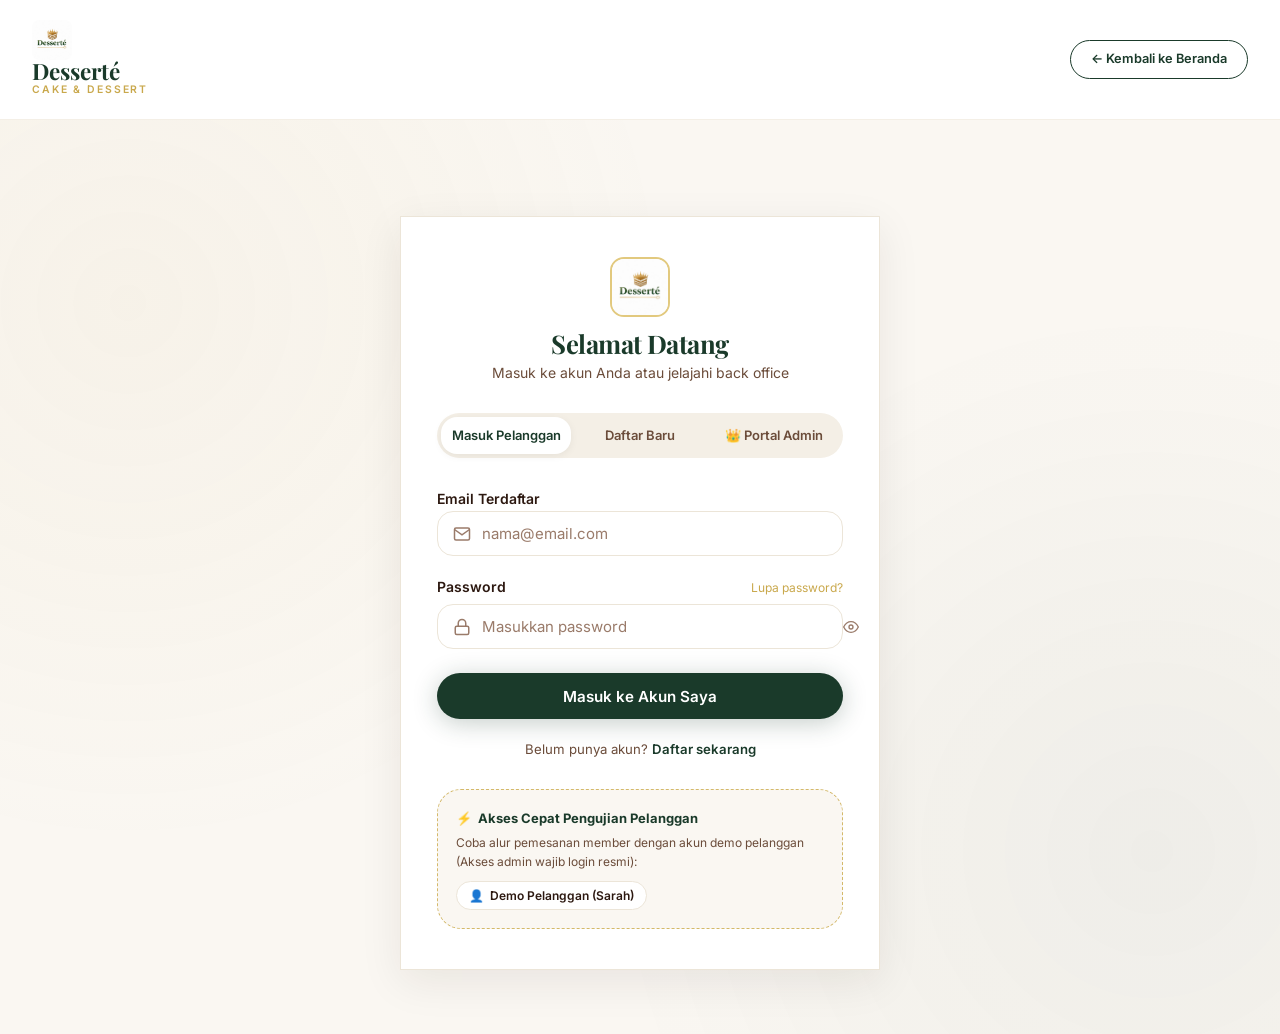
<file: login.html>
<!DOCTYPE html>
<html lang="id">
<head>
  <meta charset="UTF-8">
  <meta name="viewport" content="width=device-width, initial-scale=1.0">
  <title>Masuk & Akun — Desserté Cake & Dessert</title>
  <link rel="icon" type="image/jpeg" href="images/logo/desserte-logo.jpg">

  <!-- Google Fonts -->
  <link rel="preconnect" href="https://fonts.googleapis.com">
  <link rel="preconnect" href="https://fonts.gstatic.com" crossorigin>
  <link href="https://fonts.googleapis.com/css2?family=Inter:wght@300;400;500;600;700&family=Playfair+Display:ital,wght@0,500;0,700;1,400&display=swap" rel="stylesheet">

  <link rel="stylesheet" href="src/css/styles.css">
  <link rel="stylesheet" href="src/css/components.css">

  <style>
    .auth-input-wrapper {
      position: relative;
    }
    .auth-input-wrapper svg {
      position: absolute;
      left: 1rem;
      top: 50%;
      transform: translateY(-50%);
      color: var(--brown-300);
      pointer-events: none;
    }
    .auth-input-wrapper input {
      padding-left: 2.75rem;
    }
    .auth-toggle-pwd {
      position: absolute;
      right: 1rem;
      top: 50%;
      transform: translateY(-50%);
      background: none;
      border: none;
      cursor: pointer;
      color: var(--brown-300);
      display: flex;
      align-items: center;
    }
    .auth-toggle-pwd:hover {
      color: var(--color-primary);
    }
    .demo-pill-btn {
      display: inline-flex;
      align-items: center;
      gap: 0.35rem;
      padding: 0.35rem 0.75rem;
      border-radius: 9999px;
      font-size: 0.75rem;
      font-weight: 600;
      border: 1px solid var(--cream-300);
      background: #FFFFFF;
      cursor: pointer;
      transition: all var(--transition-fast);
      color: var(--color-text);
    }
    .demo-pill-btn:hover {
      border-color: var(--color-accent);
      background: var(--cream-100);
      color: var(--color-primary);
    }
  </style>
</head>
<body>

  <!-- Minimal Header / Brand -->
  <header style="padding: 1.25rem 2rem; display:flex; justify-content:space-between; align-items:center; background:#fff; border-bottom:1px solid var(--cream-200)">
    <a href="index.html" class="logo-badge" style="text-decoration:none">
      <img src="images/logo/desserte-logo.jpg" alt="Desserté Logo" class="logo-img" style="height:40px;width:40px;border-radius:8px">
      <div>
        <div style="font-family:var(--font-display);font-size:1.4rem;font-weight:700;color:var(--color-primary);line-height:1">Desserté</div>
        <div style="font-size:0.65rem;letter-spacing:0.18em;text-transform:uppercase;color:var(--color-accent);font-weight:600">Cake & Dessert</div>
      </div>
    </a>
    <a href="index.html" class="btn btn-outline btn-sm" style="font-size:0.8rem">
      &larr; Kembali ke Beranda
    </a>
  </header>

  <!-- Main Auth Page Content -->
  <main class="auth-page-container">
    <div class="auth-card">

      <!-- Logo & Welcome -->
      <div class="auth-brand-logo">
        <img src="images/logo/desserte-logo.jpg" alt="Desserté">
        <h1 class="text-display" style="font-size:1.6rem;font-weight:700;color:var(--color-primary);margin-bottom:0.25rem">
          Selamat Datang
        </h1>
        <p style="font-size:0.875rem;color:var(--color-text-muted);margin:0">
          Masuk ke akun Anda atau jelajahi back office
        </p>
      </div>

      <!-- Navigation Tabs -->
      <div class="auth-tabs" role="tablist">
        <button type="button" class="auth-tab-btn active" id="tab-cust-login" onclick="switchTab('cust-login')">
          Masuk Pelanggan
        </button>
        <button type="button" class="auth-tab-btn" id="tab-cust-reg" onclick="switchTab('cust-reg')">
          Daftar Baru
        </button>
        <button type="button" class="auth-tab-btn admin-tab" id="tab-admin-login" onclick="switchTab('admin-login')">
          👑 Portal Admin
        </button>
      </div>

      <!-- TAB 1: Masuk Pelanggan -->
      <form id="form-cust-login" onsubmit="handleCustomerLogin(event)">
        <div class="auth-input-group">
          <label class="input-label" for="cust-email">Email Terdaftar</label>
          <div class="auth-input-wrapper">
            <svg width="18" height="18" viewBox="0 0 24 24" fill="none" stroke="currentColor" stroke-width="2"><path d="M4 4h16c1.1 0 2 .9 2 2v12c0 1.1-.9 2-2 2H4c-1.1 0-2-.9-2-2V6c0-1.1.9-2 2-2z"/><polyline points="22,6 12,13 2,6"/></svg>
            <input type="email" id="cust-email" class="input-field" placeholder="nama@email.com" required>
          </div>
        </div>

        <div class="auth-input-group" style="margin-bottom:1.5rem">
          <div class="flex-between" style="margin-bottom:0.35rem">
            <label class="input-label" for="cust-password" style="margin:0">Password</label>
            <a href="javascript:void(0)" onclick="alert('Silakan gunakan akun demo atau daftar akun baru')" style="font-size:0.75rem;color:var(--color-accent);text-decoration:none">Lupa password?</a>
          </div>
          <div class="auth-input-wrapper">
            <svg width="18" height="18" viewBox="0 0 24 24" fill="none" stroke="currentColor" stroke-width="2"><rect x="3" y="11" width="18" height="11" rx="2" ry="2"/><path d="M7 11V7a5 5 0 0110 0v4"/></svg>
            <input type="password" id="cust-password" class="input-field" placeholder="Masukkan password" required>
            <button type="button" class="auth-toggle-pwd" onclick="togglePasswordVisibility('cust-password')">
              <svg width="16" height="16" viewBox="0 0 24 24" fill="none" stroke="currentColor" stroke-width="2"><path d="M1 12s4-8 11-8 11 8 11 8-4 8-11 8-11-8-11-8z"/><circle cx="12" cy="12" r="3"/></svg>
            </button>
          </div>
        </div>

        <button type="submit" class="btn btn-primary" style="width:100%;padding:0.85rem;font-size:0.95rem">
          Masuk ke Akun Saya
        </button>

        <div style="text-align:center;margin-top:1.25rem;font-size:0.825rem;color:var(--color-text-muted)">
          Belum punya akun? <a href="javascript:void(0)" onclick="switchTab('cust-reg')" style="color:var(--color-primary);font-weight:600">Daftar sekarang</a>
        </div>
      </form>

      <!-- TAB 2: Daftar Akun Baru -->
      <form id="form-cust-reg" onsubmit="handleCustomerRegister(event)" style="display:none">
        <div class="auth-input-group">
          <label class="input-label" for="reg-name">Nama Lengkap *</label>
          <div class="auth-input-wrapper">
            <svg width="18" height="18" viewBox="0 0 24 24" fill="none" stroke="currentColor" stroke-width="2"><path d="M20 21v-2a4 4 0 00-4-4H8a4 4 0 00-4 4v2"/><circle cx="12" cy="7" r="4"/></svg>
            <input type="text" id="reg-name" class="input-field" placeholder="Nama lengkap Anda" required>
          </div>
        </div>

        <div class="auth-input-group">
          <label class="input-label" for="reg-phone">Nomor WhatsApp / HP</label>
          <div class="auth-input-wrapper">
            <svg width="18" height="18" viewBox="0 0 24 24" fill="none" stroke="currentColor" stroke-width="2"><path d="M22 16.92v3a2 2 0 01-2.18 2 19.79 19.79 0 01-8.63-3.07 19.5 19.5 0 01-6-6 19.79 19.79 0 01-3.07-8.67A2 2 0 014.11 2h3a2 2 0 012 1.72 12.84 12.84 0 00.7 2.81 2 2 0 01-.45 2.11L8.09 9.91a16 16 0 006 6l1.27-1.27a2 2 0 012.11-.45 12.84 12.84 0 002.81.7A2 2 0 0122 16.92z"/></svg>
            <input type="tel" id="reg-phone" class="input-field" placeholder="08xxxxxxxxxx">
          </div>
        </div>

        <div class="auth-input-group">
          <label class="input-label" for="reg-email">Alamat Email *</label>
          <div class="auth-input-wrapper">
            <svg width="18" height="18" viewBox="0 0 24 24" fill="none" stroke="currentColor" stroke-width="2"><path d="M4 4h16c1.1 0 2 .9 2 2v12c0 1.1-.9 2-2 2H4c-1.1 0-2-.9-2-2V6c0-1.1.9-2 2-2z"/><polyline points="22,6 12,13 2,6"/></svg>
            <input type="email" id="reg-email" class="input-field" placeholder="nama@email.com" required>
          </div>
        </div>

        <div class="auth-input-group" style="margin-bottom:1.5rem">
          <label class="input-label" for="reg-password">Buat Password *</label>
          <div class="auth-input-wrapper">
            <svg width="18" height="18" viewBox="0 0 24 24" fill="none" stroke="currentColor" stroke-width="2"><rect x="3" y="11" width="18" height="11" rx="2" ry="2"/><path d="M7 11V7a5 5 0 0110 0v4"/></svg>
            <input type="password" id="reg-password" class="input-field" placeholder="Minimal 6 karakter" minlength="6" required>
          </div>
        </div>

        <button type="submit" class="btn btn-gold" style="width:100%;padding:0.85rem;font-size:0.95rem">
          Daftar Akun Member
        </button>

        <div style="text-align:center;margin-top:1.25rem;font-size:0.825rem;color:var(--color-text-muted)">
          Sudah punya akun? <a href="javascript:void(0)" onclick="switchTab('cust-login')" style="color:var(--color-primary);font-weight:600">Masuk di sini</a>
        </div>
      </form>

      <!-- TAB 3: Portal Admin -->
      <form id="form-admin-login" onsubmit="handleAdminLogin(event)" style="display:none">
        <div style="background:rgba(26,58,42,0.06);border-left:3px solid var(--color-primary);padding:0.75rem 1rem;border-radius:4px;margin-bottom:1.25rem;font-size:0.8125rem;color:var(--color-primary)">
          <strong>Portal Akses Terbatas</strong> — Khusus staf pengelola patisserie Desserté.
        </div>

        <div class="auth-input-group">
          <label class="input-label" for="admin-email">Email Administrator</label>
          <div class="auth-input-wrapper">
            <svg width="18" height="18" viewBox="0 0 24 24" fill="none" stroke="currentColor" stroke-width="2"><path d="M4 4h16c1.1 0 2 .9 2 2v12c0 1.1-.9 2-2 2H4c-1.1 0-2-.9-2-2V6c0-1.1.9-2 2-2z"/><polyline points="22,6 12,13 2,6"/></svg>
            <input type="email" id="admin-email" class="input-field" placeholder="alpit@desserte.id" required>
          </div>
        </div>

        <div class="auth-input-group" style="margin-bottom:1.5rem">
          <label class="input-label" for="admin-password">Password Admin</label>
          <div class="auth-input-wrapper">
            <svg width="18" height="18" viewBox="0 0 24 24" fill="none" stroke="currentColor" stroke-width="2"><rect x="3" y="11" width="18" height="11" rx="2" ry="2"/><path d="M7 11V7a5 5 0 0110 0v4"/></svg>
            <input type="password" id="admin-password" class="input-field" placeholder="Masukkan password admin" required>
            <button type="button" class="auth-toggle-pwd" onclick="togglePasswordVisibility('admin-password')">
              <svg width="16" height="16" viewBox="0 0 24 24" fill="none" stroke="currentColor" stroke-width="2"><path d="M1 12s4-8 11-8 11 8 11 8-4 8-11 8-11-8-11-8z"/><circle cx="12" cy="12" r="3"/></svg>
            </button>
          </div>
        </div>

        <button type="submit" class="btn btn-primary" style="width:100%;padding:0.85rem;font-size:0.95rem;background:var(--green-800)">
          Masuk ke Dashboard Admin &rarr;
        </button>
      </form>

      <!-- 1-Click Demo Accounts Quick Test (For Customers only) -->
      <div class="auth-demo-box">
        <div style="font-weight:700;color:var(--color-primary);margin-bottom:0.25rem;display:flex;align-items:center;gap:0.35rem">
          <span>⚡</span>
          <span>Akses Cepat Pengujian Pelanggan</span>
        </div>
        <p style="color:var(--color-text-muted);font-size:0.75rem;margin:0 0 0.65rem">
          Coba alur pemesanan member dengan akun demo pelanggan (Akses admin wajib login resmi):
        </p>
        <div style="display:flex;gap:0.5rem;flex-wrap:wrap">
          <button type="button" class="demo-pill-btn" onclick="quickFillCustomer()">
            <span>👤</span>
            <span>Demo Pelanggan (Sarah)</span>
          </button>
        </div>
      </div>

    </div>
  </main>

  <!-- Toast Container -->
  <div id="toast-container" aria-live="polite"></div>

  <!-- Scripts -->
  <script src="src/js/cart.js"></script>
  <script src="src/js/auth.js"></script>

  <script>
    // Tab Switching
    function switchTab(tabId) {
      document.querySelectorAll('.auth-tab-btn').forEach(b => b.classList.remove('active'));
      document.getElementById('form-cust-login').style.display = 'none';
      document.getElementById('form-cust-reg').style.display = 'none';
      document.getElementById('form-admin-login').style.display = 'none';

      if (tabId === 'cust-login') {
        document.getElementById('tab-cust-login').classList.add('active');
        document.getElementById('form-cust-login').style.display = 'block';
      } else if (tabId === 'cust-reg') {
        document.getElementById('tab-cust-reg').classList.add('active');
        document.getElementById('form-cust-reg').style.display = 'block';
      } else if (tabId === 'admin-login') {
        document.getElementById('tab-admin-login').classList.add('active');
        document.getElementById('form-admin-login').style.display = 'block';
      }
    }

    // Toggle Password Visibility
    function togglePasswordVisibility(id) {
      const input = document.getElementById(id);
      if (!input) return;
      input.type = input.type === 'password' ? 'text' : 'password';
    }

    // Helper to get URL query params
    function getQueryParam(param) {
      const urlParams = new URLSearchParams(window.location.search);
      return urlParams.get(param);
    }

    // Check query params on load
    document.addEventListener('DOMContentLoaded', () => {
      const role = getQueryParam('role');
      if (role === 'admin') {
        switchTab('admin-login');
      }
    });

    // Handle Customer Login
    function handleCustomerLogin(e) {
      e.preventDefault();
      const email = document.getElementById('cust-email').value;
      const pass = document.getElementById('cust-password').value;

      const res = window.desserteAuth.login(email, pass, 'customer');
      if (!res.success) {
        window.desserteToast && window.desserteToast.show(res.message, 'error');
        return;
      }

      window.desserteToast && window.desserteToast.show(`Selamat datang kembali, ${res.user.name}!`, 'success');
      const redirect = getQueryParam('redirect') || 'index.html';
      setTimeout(() => {
        window.location.href = redirect;
      }, 1000);
    }

    // Handle Customer Register
    function handleCustomerRegister(e) {
      e.preventDefault();
      const name = document.getElementById('reg-name').value;
      const phone = document.getElementById('reg-phone').value;
      const email = document.getElementById('reg-email').value;
      const pass = document.getElementById('reg-password').value;

      const res = window.desserteAuth.register(name, email, pass, phone);
      if (!res.success) {
        window.desserteToast && window.desserteToast.show(res.message, 'error');
        return;
      }

      window.desserteToast && window.desserteToast.show(`Akun berhasil dibuat! Selamat datang di Desserté, ${name}.`, 'success');
      const redirect = getQueryParam('redirect') || 'index.html';
      setTimeout(() => {
        window.location.href = redirect;
      }, 1200);
    }

    // Handle Admin Login
    function handleAdminLogin(e) {
      e.preventDefault();
      const email = document.getElementById('admin-email').value;
      const pass = document.getElementById('admin-password').value;

      const res = window.desserteAuth.login(email, pass, 'admin');
      if (!res.success) {
        window.desserteToast && window.desserteToast.show(res.message, 'error');
        return;
      }

      window.desserteToast && window.desserteToast.show('Login Admin Berhasil! Mengalihkan ke Back Office...', 'success');
      setTimeout(() => {
        window.location.href = 'admin.html';
      }, 1000);
    }

    // 1-Click Quick Demo Customer
    function quickFillCustomer() {
      switchTab('cust-login');
      document.getElementById('cust-email').value = 'pelanggan@desserte.id';
      document.getElementById('cust-password').value = 'user123';
      window.desserteToast && window.desserteToast.show('Memproses demo pelanggan...', 'info', 1000);
      setTimeout(() => {
        document.getElementById('form-cust-login').dispatchEvent(new Event('submit'));
      }, 400);
    }
  </script>
</body>
</html>
</file>
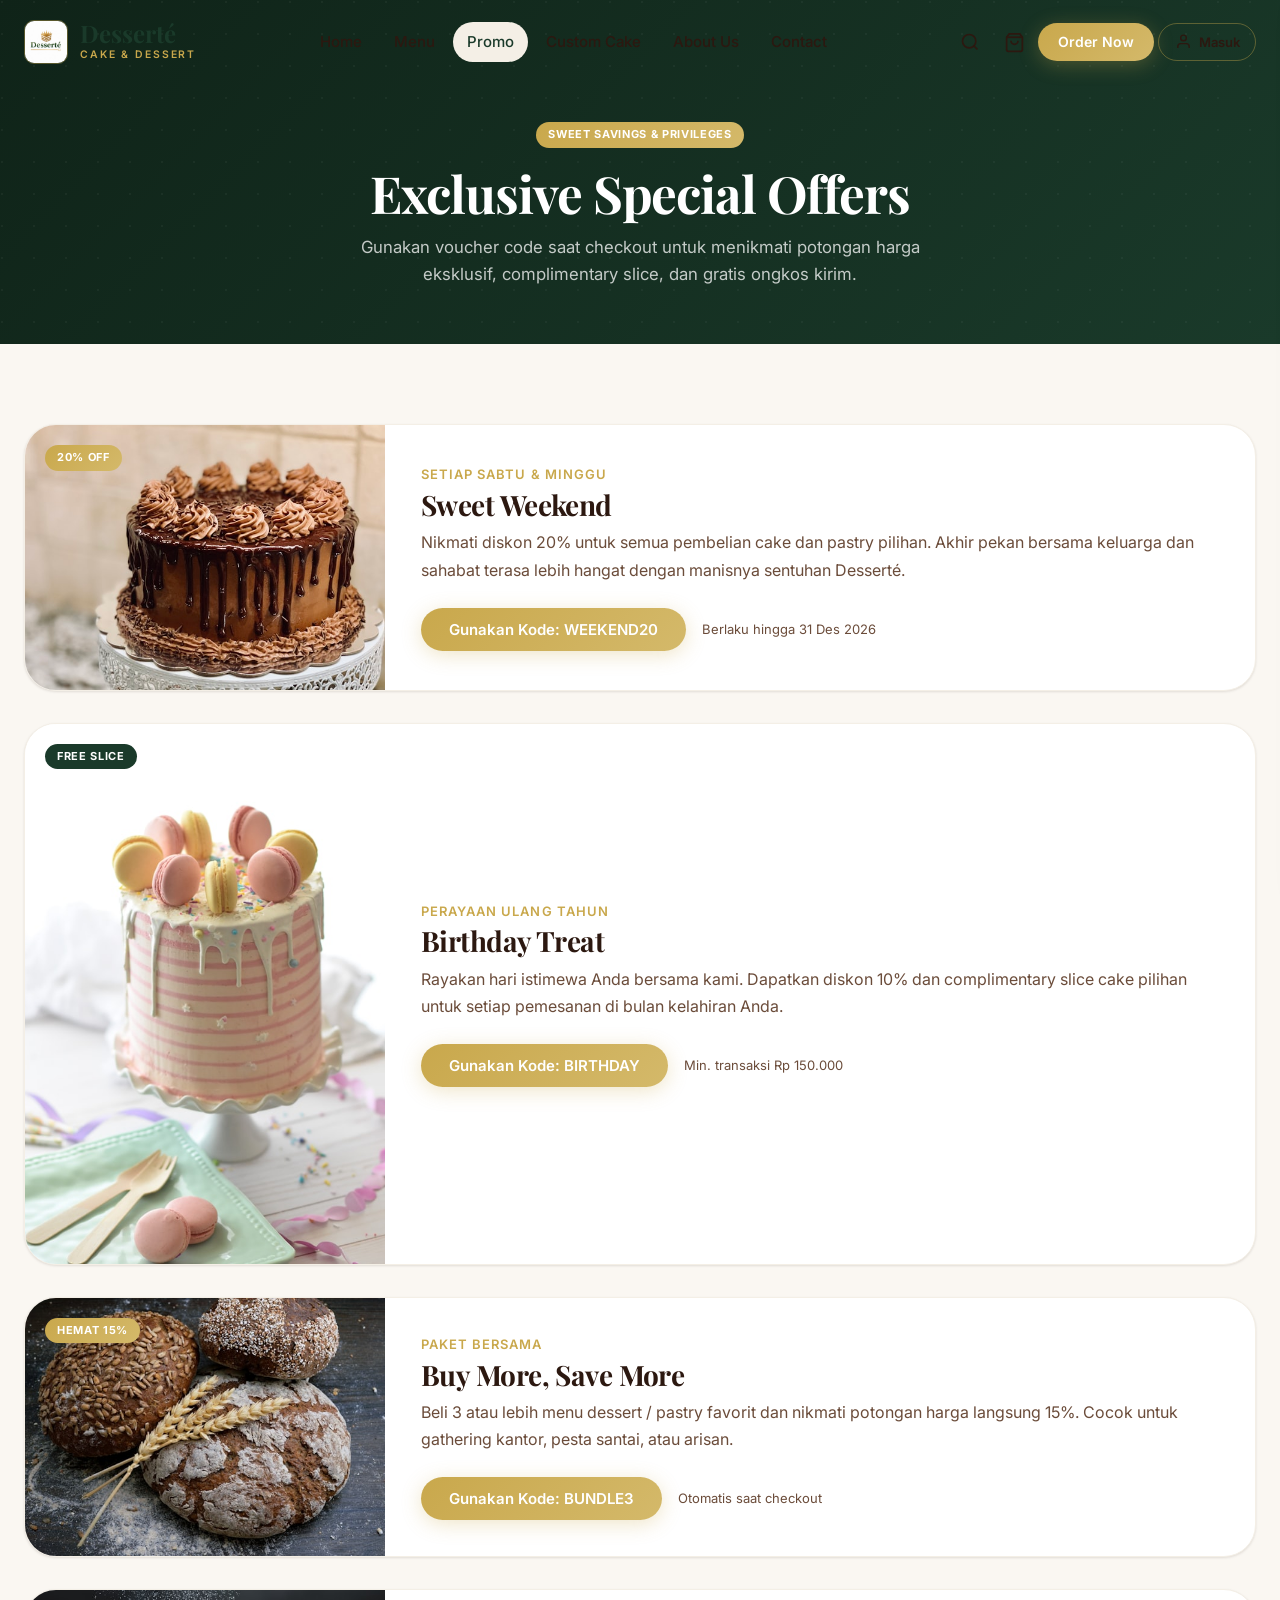
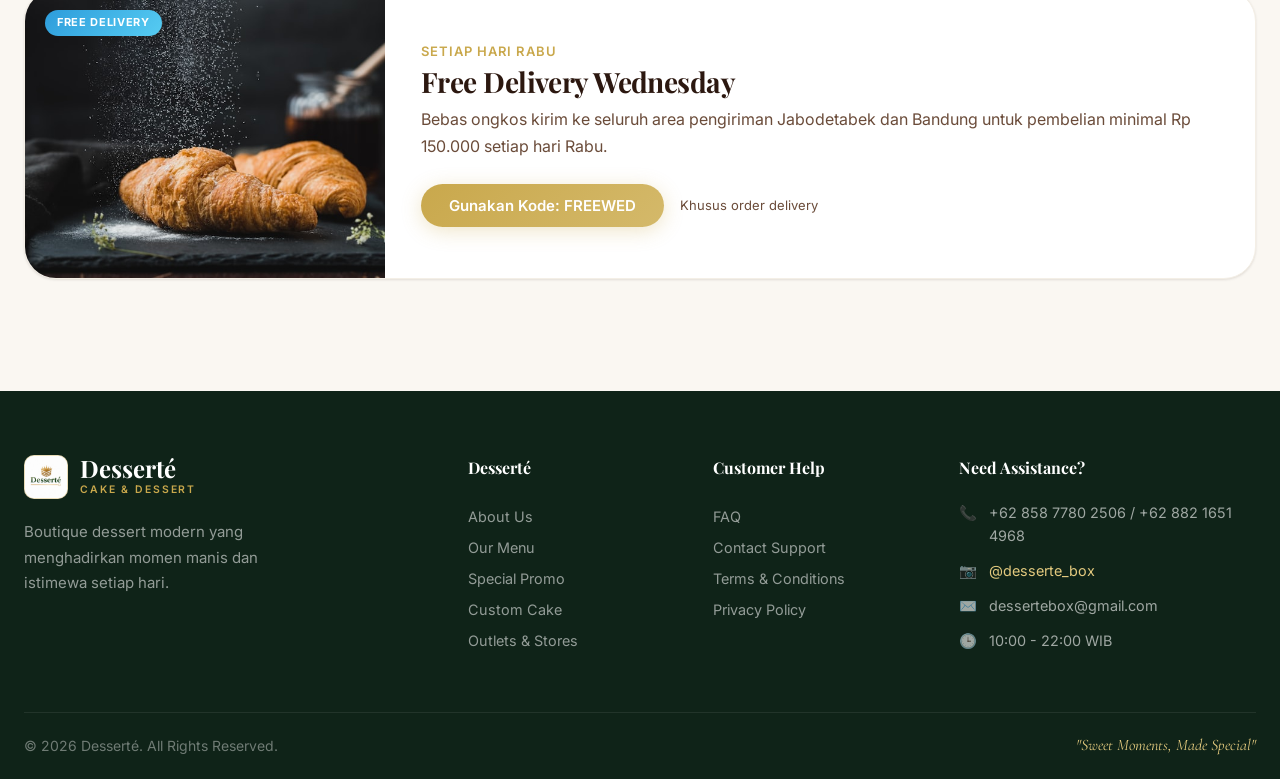
<file: promo.html>
<!DOCTYPE html>
<html lang="id">
<head>
  <meta charset="UTF-8">
  <meta name="viewport" content="width=device-width, initial-scale=1.0, viewport-fit=cover">
  <title>Special Offers & Promo — Desserté | Penawaran Manis Eksklusif</title>
  <meta name="description" content="Temukan penawaran spesial, diskon akhir pekan, traktiran ulang tahun, dan bundle hemat dari Desserté.">
  <link rel="icon" type="image/jpeg" href="images/logo/desserte-logo.jpg">

  <!-- Google Fonts -->
  <link rel="preconnect" href="https://fonts.googleapis.com">
  <link rel="preconnect" href="https://fonts.gstatic.com" crossorigin>
  <link href="https://fonts.googleapis.com/css2?family=Cormorant+Garamond:ital,wght@0,400;0,600;1,400;1,600&family=Inter:wght@300;400;500;600;700&family=Playfair+Display:ital,wght@0,400;0,500;0,600;0,700;1,400;1,600&display=swap" rel="stylesheet">

  <link rel="stylesheet" href="src/css/styles.css">
  <link rel="stylesheet" href="src/css/components.css">

  <style>
    .logo-badge { display: flex; align-items: center; gap: 0.75rem; }
    .logo-img { height: 44px; width: 44px; border-radius: 10px; object-fit: cover; border: 1.5px solid rgba(201,168,76,0.4); }
    .nav-brand-title { font-family: var(--font-display); font-size: 1.5rem; font-weight: 700; color: var(--color-primary); line-height: 1; }
    .nav-brand-sub { font-size: 0.65rem; letter-spacing: 0.18em; text-transform: uppercase; color: var(--color-accent); font-weight: 600; margin-top: 2px; }

    .promo-hero {
      background: linear-gradient(135deg, var(--green-900) 0%, var(--green-800) 100%);
      color: #FFFFFF;
      padding: 7.5rem 0 3.5rem;
      text-align: center;
      position: relative;
    }
    .promo-hero::after {
      content: '';
      position: absolute;
      inset: 0;
      opacity: 0.04;
      background-image: radial-gradient(circle at 2px 2px, #fff 1px, transparent 0);
      background-size: 32px 32px;
    }

    .promo-full-card {
      background: #FFFFFF;
      border-radius: var(--radius-xl);
      overflow: hidden;
      box-shadow: var(--shadow-sm);
      display: grid;
      grid-template-columns: 360px 1fr;
      border: 1px solid var(--cream-200);
      margin-bottom: 2rem;
      transition: transform var(--transition-base), box-shadow var(--transition-base);
    }
    .promo-full-card:hover {
      transform: translateY(-4px);
      box-shadow: var(--shadow-lg);
    }
    .promo-full-img {
      height: 100%;
      min-height: 240px;
      position: relative;
      background: var(--cream-200);
    }
    .promo-full-img img {
      width: 100%;
      height: 100%;
      object-fit: cover;
    }
    .promo-full-content {
      padding: 2.25rem;
      display: flex;
      flex-direction: column;
      justify-content: center;
    }
    @media (max-width: 850px) {
      .promo-full-card {
        grid-template-columns: 1fr;
      }
      .promo-full-img {
        height: 220px;
      }
      .promo-full-content {
        padding: 1.5rem;
      }
    }
  </style>
</head>
<body>

  <!-- Sticky Navbar -->
  <header id="navbar" class="scrolled">
    <div class="navbar-inner">
      <a href="index.html" class="nav-logo" aria-label="Desserté Home">
        <div class="logo-badge">
          <img src="images/logo/desserte-logo.jpg" alt="Desserté Logo" class="logo-img">
          <div>
            <div class="nav-brand-title">Desserté</div>
            <div class="nav-brand-sub">Cake & Dessert</div>
          </div>
        </div>
      </a>

      <nav class="nav-links">
        <a href="index.html" class="nav-link">Home</a>
        <a href="menu.html" class="nav-link">Menu</a>
        <a href="promo.html" class="nav-link active">Promo</a>
        <a href="cake.html" class="nav-link">Custom Cake</a>
        <a href="about.html" class="nav-link">About Us</a>
        <a href="contact.html" class="nav-link">Contact</a>
      </nav>

      <div class="nav-actions">
        <button class="nav-actions-icon" id="search-btn" aria-label="Search">
          <svg width="20" height="20" viewBox="0 0 24 24" fill="none" stroke="currentColor" stroke-width="2"><circle cx="11" cy="11" r="8"/><line x1="21" y1="21" x2="16.65" y2="16.65"/></svg>
        </button>
        <button class="nav-actions-icon" data-action="open-cart" aria-label="Open Cart">
          <svg width="21" height="21" viewBox="0 0 24 24" fill="none" stroke="currentColor" stroke-width="2"><path d="M6 2L3 6v14a2 2 0 002 2h14a2 2 0 002-2V6l-3-4z"/><line x1="3" y1="6" x2="21" y2="6"/><path d="M16 10a4 4 0 01-8 0"/></svg>
          <span class="cart-badge">0</span>
        </button>
        <a href="menu.html" class="btn btn-gold btn-sm hide-mobile">Order Now</a>
        <div id="nav-auth-container"></div>
        <button id="hamburger" aria-label="Open menu">
          <span></span><span></span><span></span>
        </button>
      </div>
    </div>
  </header>

  <!-- Mobile Drawer Menu -->
  <div id="mobile-menu-overlay"></div>
  <aside id="mobile-menu-drawer">
    <div class="mobile-menu-header">
      <div class="logo-badge">
        <img src="images/logo/desserte-logo.jpg" alt="Desserté" class="logo-img">
        <div>
          <div class="nav-brand-title">Desserté</div>
          <div class="nav-brand-sub">Cake & Dessert</div>
        </div>
      </div>
      <button id="mobile-menu-close" class="btn-icon btn-ghost">✕</button>
    </div>
    <!-- Mobile Auth Section -->
    <div style="padding: 1rem 1.5rem; border-bottom: 1px solid var(--cream-200);">
      <div id="mobile-auth-container"></div>
    </div>
    <nav style="flex:1;">
      <a href="index.html" class="mobile-nav-link">Home</a>
      <a href="menu.html" class="mobile-nav-link">Menu & Katalog</a>
      <a href="promo.html" class="mobile-nav-link active">Special Offers</a>
      <a href="cake.html" class="mobile-nav-link">Custom Cake</a>
      <a href="about.html" class="mobile-nav-link">About Us</a>
      <a href="contact.html" class="mobile-nav-link">Outlets & Stores</a>
      <a href="customer-orders.html" class="mobile-nav-link">Riwayat Pesanan</a>
    </nav>
  </aside>

  <!-- Promo Hero -->
  <section class="promo-hero">
    <div class="container" style="position:relative;z-index:2">
      <span class="badge badge-gold" style="margin-bottom:1rem">Sweet Savings & Privileges</span>
      <h1 class="text-display" style="font-size:clamp(2.25rem,4vw,3.5rem);font-weight:700;margin-bottom:0.75rem">
        Exclusive Special Offers
      </h1>
      <p style="color:rgba(255,255,255,0.75);max-width:560px;margin:0 auto;font-size:1.05rem">
        Gunakan voucher code saat checkout untuk menikmati potongan harga eksklusif, complimentary slice, dan gratis ongkos kirim.
      </p>
    </div>
  </section>

  <!-- Promos List -->
  <main class="section">
    <div class="container">

      <!-- Promo 1 -->
      <article class="promo-full-card">
        <div class="promo-full-img">
          <img src="images/promos/promo-weekend.jpg" alt="Sweet Weekend Promo">
          <span class="badge badge-gold" style="position:absolute;top:1.25rem;left:1.25rem">20% OFF</span>
        </div>
        <div class="promo-full-content">
          <div style="font-size:0.8125rem;font-weight:600;letter-spacing:0.08em;color:var(--color-accent);text-transform:uppercase;margin-bottom:0.25rem">
            Setiap Sabtu & Minggu
          </div>
          <h2 class="text-display" style="font-size:1.75rem;font-weight:700;margin-bottom:0.5rem">Sweet Weekend</h2>
          <p style="color:var(--color-text-muted);line-height:1.7;margin-bottom:1.5rem">
            Nikmati diskon 20% untuk semua pembelian cake dan pastry pilihan. Akhir pekan bersama keluarga dan sahabat terasa lebih hangat dengan manisnya sentuhan Desserté.
          </p>
          <div style="display:flex;align-items:center;gap:1rem;flex-wrap:wrap">
            <button class="btn btn-gold" onclick="applyPromoDirect('WEEKEND20')">
              Gunakan Kode: WEEKEND20
            </button>
            <span style="font-size:0.8125rem;color:var(--color-text-muted)">Berlaku hingga 31 Des 2026</span>
          </div>
        </div>
      </article>

      <!-- Promo 2 -->
      <article class="promo-full-card">
        <div class="promo-full-img">
          <img src="images/promos/promo-birthday.jpg" alt="Birthday Treat Promo">
          <span class="badge badge-green" style="position:absolute;top:1.25rem;left:1.25rem;background:#1A3A2A">FREE SLICE</span>
        </div>
        <div class="promo-full-content">
          <div style="font-size:0.8125rem;font-weight:600;letter-spacing:0.08em;color:var(--color-accent);text-transform:uppercase;margin-bottom:0.25rem">
            Perayaan Ulang Tahun
          </div>
          <h2 class="text-display" style="font-size:1.75rem;font-weight:700;margin-bottom:0.5rem">Birthday Treat</h2>
          <p style="color:var(--color-text-muted);line-height:1.7;margin-bottom:1.5rem">
            Rayakan hari istimewa Anda bersama kami. Dapatkan diskon 10% dan complimentary slice cake pilihan untuk setiap pemesanan di bulan kelahiran Anda.
          </p>
          <div style="display:flex;align-items:center;gap:1rem;flex-wrap:wrap">
            <button class="btn btn-gold" onclick="applyPromoDirect('BIRTHDAY')">
              Gunakan Kode: BIRTHDAY
            </button>
            <span style="font-size:0.8125rem;color:var(--color-text-muted)">Min. transaksi Rp 150.000</span>
          </div>
        </div>
      </article>

      <!-- Promo 3 -->
      <article class="promo-full-card">
        <div class="promo-full-img">
          <img src="images/promos/promo-bundle.jpg" alt="Bundle Deal Promo">
          <span class="badge badge-gold" style="position:absolute;top:1.25rem;left:1.25rem">HEMAT 15%</span>
        </div>
        <div class="promo-full-content">
          <div style="font-size:0.8125rem;font-weight:600;letter-spacing:0.08em;color:var(--color-accent);text-transform:uppercase;margin-bottom:0.25rem">
            Paket Bersama
          </div>
          <h2 class="text-display" style="font-size:1.75rem;font-weight:700;margin-bottom:0.5rem">Buy More, Save More</h2>
          <p style="color:var(--color-text-muted);line-height:1.7;margin-bottom:1.5rem">
            Beli 3 atau lebih menu dessert / pastry favorit dan nikmati potongan harga langsung 15%. Cocok untuk gathering kantor, pesta santai, atau arisan.
          </p>
          <div style="display:flex;align-items:center;gap:1rem;flex-wrap:wrap">
            <button class="btn btn-gold" onclick="applyPromoDirect('BUNDLE3')">
              Gunakan Kode: BUNDLE3
            </button>
            <span style="font-size:0.8125rem;color:var(--color-text-muted)">Otomatis saat checkout</span>
          </div>
        </div>
      </article>

      <!-- Promo 4 -->
      <article class="promo-full-card">
        <div class="promo-full-img">
          <img src="images/promos/promo-delivery.jpg" alt="Free Delivery Promo">
          <span class="badge badge-new" style="position:absolute;top:1.25rem;left:1.25rem">FREE DELIVERY</span>
        </div>
        <div class="promo-full-content">
          <div style="font-size:0.8125rem;font-weight:600;letter-spacing:0.08em;color:var(--color-accent);text-transform:uppercase;margin-bottom:0.25rem">
            Setiap Hari Rabu
          </div>
          <h2 class="text-display" style="font-size:1.75rem;font-weight:700;margin-bottom:0.5rem">Free Delivery Wednesday</h2>
          <p style="color:var(--color-text-muted);line-height:1.7;margin-bottom:1.5rem">
            Bebas ongkos kirim ke seluruh area pengiriman Jabodetabek dan Bandung untuk pembelian minimal Rp 150.000 setiap hari Rabu.
          </p>
          <div style="display:flex;align-items:center;gap:1rem;flex-wrap:wrap">
            <button class="btn btn-gold" onclick="applyPromoDirect('FREEWED')">
              Gunakan Kode: FREEWED
            </button>
            <span style="font-size:0.8125rem;color:var(--color-text-muted)">Khusus order delivery</span>
          </div>
        </div>
      </article>

    </div>
  </main>

  <!-- Footer -->
  <footer id="footer">
    <div class="container">
      <div class="footer-top">
        <div class="footer-grid">
          <div>
            <div class="logo-badge" style="margin-bottom:1rem">
              <img src="images/logo/desserte-logo.jpg" alt="Desserté" class="logo-img" style="background:#fff">
              <div>
                <div class="nav-brand-title" style="color:#fff">Desserté</div>
                <div class="nav-brand-sub">Cake & Dessert</div>
              </div>
            </div>
            <p class="footer-brand-desc">Boutique dessert modern yang menghadirkan momen manis dan istimewa setiap hari.</p>
          </div>
          <div>
            <h4 class="footer-col-title">Desserté</h4>
            <a href="about.html" class="footer-link">About Us</a>
            <a href="menu.html" class="footer-link">Our Menu</a>
            <a href="promo.html" class="footer-link">Special Promo</a>
            <a href="cake.html" class="footer-link">Custom Cake</a>
            <a href="contact.html" class="footer-link">Outlets & Stores</a>
          </div>
          <div>
            <h4 class="footer-col-title">Customer Help</h4>
            <a href="contact.html" class="footer-link">FAQ</a>
            <a href="contact.html" class="footer-link">Contact Support</a>
            <a href="#" class="footer-link">Terms & Conditions</a>
            <a href="#" class="footer-link">Privacy Policy</a>
          </div>
          <div>
            <h4 class="footer-col-title">Need Assistance?</h4>
            <div class="footer-contact-item"><span>📞</span><span><a href="tel:+6285877802506" style="color:inherit">+62 858 7780 2506</a> / <a href="tel:+6288216514968" style="color:inherit">+62 882 1651 4968</a></span></div>
            <div class="footer-contact-item"><span>📷</span><span><a href="https://instagram.com/desserte_box" target="_blank" rel="noopener" style="color:var(--gold-300)">@desserte_box</a></span></div>
            <div class="footer-contact-item"><span>✉️</span><span><a href="mailto:dessertebox@gmail.com" style="color:inherit">dessertebox@gmail.com</a></span></div>
            <div class="footer-contact-item"><span>🕒</span><span>10:00 - 22:00 WIB</span></div>
          </div>
        </div>
      </div>
      <div class="footer-bottom">
        <div class="footer-copyright">&copy; 2026 Desserté. All Rights Reserved.</div>
        <div class="footer-tagline">"Sweet Moments, Made Special"</div>
      </div>
    </div>
  </footer>

  <!-- Search Modal -->
  <div id="search-overlay" role="dialog" aria-modal="true">
    <div class="search-box">
      <div class="flex-between" style="margin-bottom:1rem">
        <h3 class="text-display" style="font-size:1.25rem">Search Desserté</h3>
        <button id="search-close" class="btn-icon btn-ghost">✕</button>
      </div>
      <div class="search-wrap">
        <svg class="search-icon" width="18" height="18" viewBox="0 0 24 24" fill="none" stroke="currentColor" stroke-width="2"><circle cx="11" cy="11" r="8"/><line x1="21" y1="21" x2="16.65" y2="16.65"/></svg>
        <input type="text" id="search-input" class="search-input" placeholder="Search by cake name...">
      </div>
      <div id="search-results" class="search-results-list"></div>
    </div>
  </div>

  <!-- Cart Drawer -->
  <div id="cart-overlay"></div>
  <aside id="cart-drawer">
    <div class="cart-header">
      <div class="cart-header-title">Your Sweet Cart</div>
      <button id="cart-close" class="btn-icon btn-ghost">✕</button>
    </div>
    <div id="cart-items"></div>
    <div id="cart-empty" class="empty-state" style="display:none">
      <div class="empty-state-icon">🍰</div>
      <div class="empty-state-title">Keranjang Kosong</div>
      <p class="empty-state-text">Silakan pilih produk favorit Anda.</p>
    </div>
    <div class="promo-section-cart">
      <div class="promo-input-wrap">
        <input type="text" id="promo-input" class="input-field" placeholder="Kode Promo" style="text-transform:uppercase">
        <button id="apply-promo-btn" class="btn btn-outline btn-sm">Terapkan</button>
      </div>
      <div id="cart-promo-tag"></div>
    </div>
    <div id="cart-summary-wrap">
      <div class="cart-summary-row"><span>Subtotal</span><span id="cart-subtotal">Rp 0</span></div>
      <div class="cart-summary-row" id="cart-discount-row" style="display:none;color:#059669"><span>Discount</span><span id="cart-discount">- Rp 0</span></div>
      <div class="cart-summary-row"><span>Delivery Fee</span><span id="cart-delivery">Rp 15.000</span></div>
      <div class="cart-summary-row cart-summary-total"><span>Estimated Total</span><span id="cart-total">Rp 0</span></div>
      <button id="checkout-btn" class="btn btn-primary btn-lg" style="width:100%;margin-top:1rem">Proceed to Checkout &rarr;</button>
    </div>
  </aside>

  <!-- Mobile Bottom Nav -->
  <nav id="bottom-nav">
    <div class="nav-items">
      <a href="index.html" class="nav-item">
        <svg viewBox="0 0 24 24" fill="none" stroke="currentColor" stroke-width="2"><path d="M3 9l9-7 9 7v11a2 2 0 01-2 2H5a2 2 0 01-2-2z"/><polyline points="9 22 9 12 15 12 15 22"/></svg>
        <span>Home</span>
      </a>
      <a href="menu.html" class="nav-item">
        <svg viewBox="0 0 24 24" fill="none" stroke="currentColor" stroke-width="2"><line x1="8" y1="6" x2="21" y2="6"/><line x1="8" y1="12" x2="21" y2="12"/><line x1="8" y1="18" x2="21" y2="18"/><line x1="3" y1="6" x2="3.01" y2="6"/><line x1="3" y1="12" x2="3.01" y2="12"/><line x1="3" y1="18" x2="3.01" y2="18"/></svg>
        <span>Menu</span>
      </a>
      <a href="cake.html" class="nav-item">
        <svg viewBox="0 0 24 24" fill="none" stroke="currentColor" stroke-width="2"><path d="M20 21v-8a2 2 0 00-2-2H6a2 2 0 00-2 2v8"/><path d="M4 16s.5-1 2-1 2.5 2 4 2 2.5-2 4-2 2.5 2 4 2 2-1 2-1"/><path d="M2 21h20"/><path d="M7 8v3"/><path d="M12 5v6"/><path d="M17 8v3"/></svg>
        <span>Custom</span>
      </a>
      <a href="promo.html" class="nav-item active">
        <svg viewBox="0 0 24 24" fill="none" stroke="currentColor" stroke-width="2"><polygon points="12 2 15.09 8.26 22 9.27 17 14.14 18.18 21.02 12 17.77 5.82 21.02 7 14.14 2 9.27 8.91 8.26 12 2"/></svg>
        <span>Promo</span>
      </a>
      <button class="nav-item" data-action="open-cart" style="background:none;border:none">
        <svg viewBox="0 0 24 24" fill="none" stroke="currentColor" stroke-width="2"><path d="M6 2L3 6v14a2 2 0 002 2h14a2 2 0 002-2V6l-3-4z"/><line x1="3" y1="6" x2="21" y2="6"/><path d="M16 10a4 4 0 01-8 0"/></svg>
        <span>Cart</span>
      </button>
    </div>
  </nav>

  <div id="toast-container"></div>

  <script src="src/data/data.js"></script>
  <script src="src/js/navbar.js"></script>
  <script src="src/js/cart.js"></script>
  <script src="src/js/auth.js"></script>
  <script src="src/js/products.js"></script>
  <script>
    function applyPromoDirect(code) {
      if (window.desserteCart) {
        window.desserteCart.applyPromo(code);
        window.desserteCart.openDrawer();
      }
    }
  </script>
</body>
</html>
</file>
<file: src/css/styles.css>
/* =============================================================================
   DESSERTÉ — Global Styles
   Design System: Colors, Typography, Utilities
   ============================================================================= */

@import url('https://fonts.googleapis.com/css2?family=Playfair+Display:ital,wght@0,400;0,500;0,600;0,700;1,400;1,600&family=Inter:wght@300;400;500;600;700&family=Cormorant+Garamond:ital,wght@0,400;0,500;1,400;1,600&display=swap');

/* ---------------------------------------------------------------------------
   CSS CUSTOM PROPERTIES
   --------------------------------------------------------------------------- */

:root {
  /* Brand Colors */
  --green-900: #0F2318;
  --green-800: #1A3A2A;
  --green-700: #24503A;
  --green-600: #2D6448;
  --green-500: #3A7A58;
  --green-400: #52976E;
  --green-100: #E8F0EB;

  --gold-500: #C9A84C;
  --gold-400: #D4B96A;
  --gold-300: #E2C97E;
  --gold-200: #EDD9A0;
  --gold-100: #F8F0D8;

  --cream-100: #FAF7F2;
  --cream-200: #F4EFE6;
  --cream-300: #ECE5D8;

  --brown-900: #2C1810;
  --brown-700: #4A2E22;
  --brown-500: #6B4C3A;
  --brown-300: #9A7B6A;
  --brown-100: #D5C4BB;

  --white: #FFFFFF;
  --black: #0A0A0A;

  /* Semantic */
  --color-bg: var(--cream-100);
  --color-surface: var(--white);
  --color-primary: var(--green-800);
  --color-primary-dark: var(--green-900);
  --color-primary-light: var(--green-700);
  --color-accent: var(--gold-500);
  --color-accent-light: var(--gold-300);
  --color-text: var(--brown-900);
  --color-text-muted: var(--brown-500);
  --color-border: var(--cream-300);

  /* Typography */
  --font-display: 'Playfair Display', serif;
  --font-body: 'Inter', sans-serif;
  --font-accent: 'Cormorant Garamond', serif;

  /* Spacing */
  --section-py: 5rem;
  --container-max: 1280px;
  --container-px: 1.5rem;

  /* Radius */
  --radius-sm: 8px;
  --radius-md: 16px;
  --radius-lg: 24px;
  --radius-xl: 32px;
  --radius-full: 9999px;

  /* Shadows */
  --shadow-sm: 0 1px 3px rgba(44, 24, 16, 0.08), 0 1px 2px rgba(44, 24, 16, 0.04);
  --shadow-md: 0 4px 16px rgba(44, 24, 16, 0.10), 0 2px 4px rgba(44, 24, 16, 0.06);
  --shadow-lg: 0 10px 40px rgba(44, 24, 16, 0.12), 0 4px 8px rgba(44, 24, 16, 0.06);
  --shadow-xl: 0 20px 60px rgba(44, 24, 16, 0.15), 0 8px 16px rgba(44, 24, 16, 0.08);
  --shadow-green: 0 4px 24px rgba(26, 58, 42, 0.25);
  --shadow-gold: 0 4px 20px rgba(201, 168, 76, 0.3);

  /* Transitions */
  --transition-fast: 150ms cubic-bezier(0.4, 0, 0.2, 1);
  --transition-base: 250ms cubic-bezier(0.4, 0, 0.2, 1);
  --transition-slow: 400ms cubic-bezier(0.4, 0, 0.2, 1);
  --transition-spring: 500ms cubic-bezier(0.34, 1.56, 0.64, 1);

  /* Z-Index */
  --z-dropdown: 100;
  --z-sticky: 200;
  --z-drawer: 300;
  --z-modal: 400;
  --z-toast: 500;
}

/* ---------------------------------------------------------------------------
   BASE RESET & DEFAULTS
   --------------------------------------------------------------------------- */

*, *::before, *::after {
  box-sizing: border-box;
  margin: 0;
  padding: 0;
}

html {
  scroll-behavior: smooth;
  font-size: 16px;
  -webkit-text-size-adjust: 100%;
}

body {
  font-family: var(--font-body);
  color: var(--color-text);
  background-color: var(--color-bg);
  line-height: 1.6;
  -webkit-font-smoothing: antialiased;
  -moz-osx-font-smoothing: grayscale;
  overflow-x: hidden;
}

img {
  max-width: 100%;
  height: auto;
  display: block;
}

a {
  color: inherit;
  text-decoration: none;
}

button {
  cursor: pointer;
  border: none;
  background: none;
  font-family: inherit;
}

ul, ol {
  list-style: none;
}

input, textarea, select {
  font-family: inherit;
  font-size: inherit;
}

/* ---------------------------------------------------------------------------
   TYPOGRAPHY
   --------------------------------------------------------------------------- */

.text-display {
  font-family: var(--font-display);
  line-height: 1.15;
  letter-spacing: -0.02em;
}

.text-accent-font {
  font-family: var(--font-accent);
  line-height: 1.3;
}

.text-xs { font-size: 0.75rem; }
.text-sm { font-size: 0.875rem; }
.text-base { font-size: 1rem; }
.text-lg { font-size: 1.125rem; }
.text-xl { font-size: 1.25rem; }
.text-2xl { font-size: 1.5rem; }
.text-3xl { font-size: 1.875rem; }
.text-4xl { font-size: 2.25rem; }
.text-5xl { font-size: 3rem; }
.text-6xl { font-size: 3.75rem; }
.text-7xl { font-size: 4.5rem; }

/* ---------------------------------------------------------------------------
   LAYOUT UTILITIES
   --------------------------------------------------------------------------- */

.container {
  max-width: var(--container-max);
  margin: 0 auto;
  padding: 0 var(--container-px);
}

.section {
  padding: var(--section-py) 0;
}

.section-sm {
  padding: 3rem 0;
}

.grid {
  display: grid;
}

.flex {
  display: flex;
}

.flex-center {
  display: flex;
  align-items: center;
  justify-content: center;
}

.flex-between {
  display: flex;
  align-items: center;
  justify-content: space-between;
}

/* ---------------------------------------------------------------------------
   SECTION HEADERS
   --------------------------------------------------------------------------- */

.section-tag {
  display: inline-flex;
  align-items: center;
  gap: 0.5rem;
  font-size: 0.8125rem;
  font-weight: 600;
  letter-spacing: 0.12em;
  text-transform: uppercase;
  color: var(--color-accent);
  margin-bottom: 1rem;
}

.section-tag::before {
  content: '';
  width: 20px;
  height: 1.5px;
  background: var(--color-accent);
}

.section-title {
  font-family: var(--font-display);
  font-size: clamp(1.75rem, 3vw, 2.75rem);
  font-weight: 700;
  color: var(--color-text);
  line-height: 1.2;
  letter-spacing: -0.02em;
}

.section-subtitle {
  font-size: 1.0625rem;
  color: var(--color-text-muted);
  line-height: 1.7;
  max-width: 540px;
}

/* ---------------------------------------------------------------------------
   BUTTONS
   --------------------------------------------------------------------------- */

.btn {
  display: inline-flex;
  align-items: center;
  justify-content: center;
  gap: 0.5rem;
  padding: 0.75rem 1.75rem;
  border-radius: var(--radius-full);
  font-size: 0.9375rem;
  font-weight: 600;
  transition: all var(--transition-base);
  position: relative;
  overflow: hidden;
  white-space: nowrap;
}

.btn::after {
  content: '';
  position: absolute;
  inset: 0;
  opacity: 0;
  transition: opacity var(--transition-fast);
}

.btn:hover::after {
  opacity: 1;
}

.btn-primary {
  background: var(--color-primary);
  color: var(--white);
  box-shadow: var(--shadow-green);
}

.btn-primary::after {
  background: rgba(255, 255, 255, 0.08);
}

.btn-primary:hover {
  transform: translateY(-2px);
  box-shadow: 0 8px 32px rgba(26, 58, 42, 0.35);
}

.btn-primary:active {
  transform: translateY(0);
}

.btn-outline {
  background: transparent;
  color: var(--color-primary);
  border: 1.5px solid var(--color-primary);
}

.btn-outline:hover {
  background: var(--color-primary);
  color: var(--white);
  transform: translateY(-2px);
  box-shadow: var(--shadow-green);
}

.btn-gold {
  background: linear-gradient(135deg, var(--gold-500), var(--gold-400));
  color: var(--white);
  box-shadow: var(--shadow-gold);
}

.btn-gold:hover {
  transform: translateY(-2px);
  box-shadow: 0 8px 28px rgba(201, 168, 76, 0.4);
}

.btn-ghost {
  background: transparent;
  color: var(--color-text-muted);
  padding: 0.625rem 1rem;
}

.btn-ghost:hover {
  color: var(--color-text);
  background: var(--cream-200);
}

.btn-sm {
  padding: 0.5rem 1.25rem;
  font-size: 0.875rem;
}

.btn-lg {
  padding: 1rem 2.5rem;
  font-size: 1.0625rem;
}

.btn-icon {
  width: 2.75rem;
  height: 2.75rem;
  padding: 0;
  border-radius: var(--radius-full);
  flex-shrink: 0;
}

.btn-icon-sm {
  width: 2.25rem;
  height: 2.25rem;
}

/* ---------------------------------------------------------------------------
   BADGE
   --------------------------------------------------------------------------- */

.badge {
  display: inline-flex;
  align-items: center;
  padding: 0.25rem 0.75rem;
  border-radius: var(--radius-full);
  font-size: 0.6875rem;
  font-weight: 700;
  letter-spacing: 0.06em;
  text-transform: uppercase;
}

.badge-gold {
  background: linear-gradient(135deg, var(--gold-500), var(--gold-400));
  color: var(--white);
}

.badge-green {
  background: var(--color-primary);
  color: var(--white);
}

.badge-new {
  background: linear-gradient(135deg, #2D9CDB, #56CCF2);
  color: var(--white);
}

/* ---------------------------------------------------------------------------
   CARDS
   --------------------------------------------------------------------------- */

.card {
  background: var(--color-surface);
  border-radius: var(--radius-lg);
  box-shadow: var(--shadow-sm);
  overflow: hidden;
  transition: all var(--transition-base);
}

.card:hover {
  box-shadow: var(--shadow-lg);
  transform: translateY(-4px);
}

/* ---------------------------------------------------------------------------
   PRODUCT IMAGE PLACEHOLDER
   --------------------------------------------------------------------------- */

.product-img-wrap {
  position: relative;
  overflow: hidden;
  background: var(--cream-200);
}

.product-img-wrap img {
  width: 100%;
  height: 100%;
  object-fit: cover;
  transition: transform var(--transition-slow);
}

.card:hover .product-img-wrap img {
  transform: scale(1.06);
}

.img-placeholder {
  width: 100%;
  height: 100%;
  display: flex;
  align-items: center;
  justify-content: center;
  font-size: 3rem;
  background: var(--cream-200);
}

/* ---------------------------------------------------------------------------
   STAR RATING
   --------------------------------------------------------------------------- */

.stars {
  display: inline-flex;
  gap: 2px;
  color: var(--gold-500);
  font-size: 0.875rem;
}

/* ---------------------------------------------------------------------------
   FORM ELEMENTS
   --------------------------------------------------------------------------- */

.input-group {
  display: flex;
  flex-direction: column;
  gap: 0.375rem;
}

.input-label {
  font-size: 0.875rem;
  font-weight: 600;
  color: var(--color-text);
}

.input-field {
  width: 100%;
  padding: 0.75rem 1rem;
  border: 1.5px solid var(--color-border);
  border-radius: var(--radius-md);
  font-size: 0.9375rem;
  color: var(--color-text);
  background: var(--white);
  transition: all var(--transition-fast);
  outline: none;
}

.input-field:focus {
  border-color: var(--color-primary);
  box-shadow: 0 0 0 3px rgba(26, 58, 42, 0.1);
}

.input-field::placeholder {
  color: var(--brown-300);
}

.input-field.error {
  border-color: #E53E3E;
  box-shadow: 0 0 0 3px rgba(229, 62, 62, 0.1);
}

.error-msg {
  font-size: 0.8125rem;
  color: #E53E3E;
}

/* ---------------------------------------------------------------------------
   QUANTITY SELECTOR
   --------------------------------------------------------------------------- */

.qty-selector {
  display: inline-flex;
  align-items: center;
  gap: 0;
  border: 1.5px solid var(--color-border);
  border-radius: var(--radius-full);
  overflow: hidden;
  background: var(--white);
}

.qty-btn {
  width: 36px;
  height: 36px;
  display: flex;
  align-items: center;
  justify-content: center;
  font-size: 1.125rem;
  font-weight: 500;
  color: var(--color-text);
  transition: all var(--transition-fast);
  border: none;
  background: none;
  cursor: pointer;
}

.qty-btn:hover {
  background: var(--color-primary);
  color: var(--white);
}

.qty-value {
  min-width: 36px;
  text-align: center;
  font-size: 0.9375rem;
  font-weight: 600;
}

/* ---------------------------------------------------------------------------
   CAROUSEL / SLIDER
   --------------------------------------------------------------------------- */

.carousel-wrap {
  position: relative;
  overflow: hidden;
}

.carousel-track {
  display: flex;
  gap: 1.5rem;
  transition: transform var(--transition-slow);
}

.carousel-nav {
  display: flex;
  gap: 0.5rem;
}

.carousel-btn {
  width: 44px;
  height: 44px;
  border-radius: var(--radius-full);
  background: var(--white);
  border: 1.5px solid var(--color-border);
  display: flex;
  align-items: center;
  justify-content: center;
  cursor: pointer;
  transition: all var(--transition-base);
  color: var(--color-text);
}

.carousel-btn:hover {
  background: var(--color-primary);
  border-color: var(--color-primary);
  color: var(--white);
}

/* ---------------------------------------------------------------------------
   SCROLLBAR (Webkit)
   --------------------------------------------------------------------------- */

::-webkit-scrollbar {
  width: 6px;
  height: 6px;
}

::-webkit-scrollbar-track {
  background: var(--cream-200);
}

::-webkit-scrollbar-thumb {
  background: var(--brown-300);
  border-radius: 3px;
}

::-webkit-scrollbar-thumb:hover {
  background: var(--brown-500);
}

/* ---------------------------------------------------------------------------
   TOAST NOTIFICATIONS
   --------------------------------------------------------------------------- */

#toast-container {
  position: fixed;
  bottom: 1.5rem;
  right: 1.5rem;
  z-index: var(--z-toast);
  display: flex;
  flex-direction: column;
  gap: 0.75rem;
  pointer-events: none;
}

.toast {
  background: var(--color-primary);
  color: var(--white);
  padding: 0.875rem 1.25rem;
  border-radius: var(--radius-md);
  font-size: 0.9375rem;
  font-weight: 500;
  box-shadow: var(--shadow-lg);
  display: flex;
  align-items: center;
  gap: 0.75rem;
  pointer-events: all;
  animation: toastIn 0.4s var(--transition-spring) forwards;
  max-width: 360px;
}

.toast.leaving {
  animation: toastOut 0.3s ease forwards;
}

.toast-success {
  background: #1A3A2A;
  border-left: 3px solid var(--gold-500);
}

.toast-error {
  background: #7F1D1D;
  border-left: 3px solid #FCA5A5;
}

@keyframes toastIn {
  from { opacity: 0; transform: translateX(100%); }
  to { opacity: 1; transform: translateX(0); }
}

@keyframes toastOut {
  from { opacity: 1; transform: translateX(0); }
  to { opacity: 0; transform: translateX(100%); }
}

/* ---------------------------------------------------------------------------
   MODAL OVERLAY
   --------------------------------------------------------------------------- */

.overlay {
  position: fixed;
  inset: 0;
  background: rgba(15, 35, 24, 0.6);
  z-index: var(--z-modal);
  display: flex;
  align-items: center;
  justify-content: center;
  padding: 1.5rem;
  opacity: 0;
  pointer-events: none;
  transition: opacity var(--transition-base);
  backdrop-filter: blur(4px);
}

.overlay.active {
  opacity: 1;
  pointer-events: all;
}

.modal {
  background: var(--white);
  border-radius: var(--radius-xl);
  max-width: 900px;
  width: 100%;
  max-height: 90vh;
  overflow-y: auto;
  box-shadow: var(--shadow-xl);
  transform: scale(0.96) translateY(20px);
  transition: transform var(--transition-slow);
}

.overlay.active .modal {
  transform: scale(1) translateY(0);
}

/* ---------------------------------------------------------------------------
   DRAWER (Cart)
   --------------------------------------------------------------------------- */

#cart-overlay {
  position: fixed;
  inset: 0;
  background: rgba(15, 35, 24, 0.5);
  z-index: var(--z-drawer);
  opacity: 0;
  pointer-events: none;
  transition: opacity var(--transition-base);
}

#cart-overlay.active {
  opacity: 1;
  pointer-events: all;
}

#cart-drawer {
  position: fixed;
  top: 0;
  right: -480px;
  width: 440px;
  max-width: 100vw;
  height: 100%;
  background: var(--white);
  z-index: var(--z-drawer);
  display: flex;
  flex-direction: column;
  box-shadow: -4px 0 40px rgba(15, 35, 24, 0.15);
  transition: right var(--transition-slow);
}

#cart-drawer.active {
  right: 0;
}

/* ---------------------------------------------------------------------------
   LOADING SKELETON
   --------------------------------------------------------------------------- */

.skeleton {
  background: linear-gradient(90deg, var(--cream-200) 25%, var(--cream-300) 50%, var(--cream-200) 75%);
  background-size: 200% 100%;
  animation: shimmer 1.4s infinite;
  border-radius: var(--radius-sm);
}

@keyframes shimmer {
  0% { background-position: 200% 0; }
  100% { background-position: -200% 0; }
}

/* ---------------------------------------------------------------------------
   PAGE TRANSITIONS
   --------------------------------------------------------------------------- */

.page-transition {
  animation: fadeUp 0.5s ease forwards;
}

@keyframes fadeUp {
  from { opacity: 0; transform: translateY(24px); }
  to { opacity: 1; transform: translateY(0); }
}

/* ---------------------------------------------------------------------------
   ANIMATIONS
   --------------------------------------------------------------------------- */

@keyframes float {
  0%, 100% { transform: translateY(0); }
  50% { transform: translateY(-12px); }
}

@keyframes pulse-gold {
  0%, 100% { box-shadow: 0 0 0 0 rgba(201, 168, 76, 0.4); }
  50% { box-shadow: 0 0 0 12px rgba(201, 168, 76, 0); }
}

@keyframes rotate-slow {
  from { transform: rotate(0deg); }
  to { transform: rotate(360deg); }
}

@keyframes scaleIn {
  from { transform: scale(0.9); opacity: 0; }
  to { transform: scale(1); opacity: 1; }
}

@keyframes slideDown {
  from { transform: translateY(-100%); opacity: 0; }
  to   { transform: translateY(0);    opacity: 1; }
}

@keyframes pulse {
  0%, 100% { opacity: 1; }
  50%       { opacity: 0.5; }
}

/* ---------------------------------------------------------------------------
   DIVIDER
   --------------------------------------------------------------------------- */

.divider {
  display: flex;
  align-items: center;
  gap: 1rem;
  color: var(--color-text-muted);
  font-size: 0.875rem;
}

.divider::before, .divider::after {
  content: '';
  flex: 1;
  height: 1px;
  background: var(--color-border);
}

/* ---------------------------------------------------------------------------
   RESPONSIVE UTILITIES
   --------------------------------------------------------------------------- */

.hide-mobile { display: block; }
.show-mobile { display: none; }

@media (max-width: 768px) {
  :root {
    --section-py: 3.5rem;
    --container-px: 1rem;
  }

  .hide-mobile { display: none !important; }
  .show-mobile { display: block !important; }
  .show-mobile-flex { display: flex !important; }
}

/* ---------------------------------------------------------------------------
   PAGE TABS / NAVIGATION
   --------------------------------------------------------------------------- */

.tab-list {
  display: flex;
  gap: 0.25rem;
  background: var(--cream-200);
  padding: 0.375rem;
  border-radius: var(--radius-full);
  overflow-x: auto;
  scrollbar-width: none;
}

.tab-list::-webkit-scrollbar {
  display: none;
}

.tab-btn {
  padding: 0.5rem 1.25rem;
  border-radius: var(--radius-full);
  font-size: 0.9rem;
  font-weight: 500;
  color: var(--color-text-muted);
  white-space: nowrap;
  transition: all var(--transition-fast);
  cursor: pointer;
  border: none;
  background: transparent;
}

.tab-btn.active {
  background: var(--color-primary);
  color: var(--white);
  box-shadow: var(--shadow-green);
}

.tab-btn:not(.active):hover {
  color: var(--color-text);
  background: var(--cream-300);
}

/* ---------------------------------------------------------------------------
   STEP INDICATOR (Checkout)
   --------------------------------------------------------------------------- */

.steps {
  display: flex;
  align-items: center;
  gap: 0;
}

.step-item {
  display: flex;
  flex-direction: column;
  align-items: center;
  gap: 0.375rem;
  flex: 1;
  position: relative;
}

.step-item:not(:last-child)::after {
  content: '';
  position: absolute;
  top: 18px;
  left: 50%;
  right: -50%;
  height: 2px;
  background: var(--color-border);
  z-index: -1;
}

.step-item.done:not(:last-child)::after,
.step-item.active:not(:last-child)::after {
  background: var(--color-primary);
}

.step-circle {
  width: 36px;
  height: 36px;
  border-radius: 50%;
  background: var(--cream-200);
  border: 2px solid var(--color-border);
  display: flex;
  align-items: center;
  justify-content: center;
  font-size: 0.875rem;
  font-weight: 700;
  color: var(--color-text-muted);
  transition: all var(--transition-base);
  z-index: 1;
}

.step-item.active .step-circle {
  background: var(--color-primary);
  border-color: var(--color-primary);
  color: var(--white);
}

.step-item.done .step-circle {
  background: var(--color-primary);
  border-color: var(--color-primary);
  color: var(--white);
}

.step-label {
  font-size: 0.75rem;
  font-weight: 500;
  color: var(--color-text-muted);
  white-space: nowrap;
}

.step-item.active .step-label,
.step-item.done .step-label {
  color: var(--color-primary);
  font-weight: 600;
}

/* ---------------------------------------------------------------------------
   ADMIN SIDEBAR
   --------------------------------------------------------------------------- */

.admin-sidebar {
  width: 260px;
  background: var(--color-primary-dark);
  color: var(--white);
  display: flex;
  flex-direction: column;
  flex-shrink: 0;
  height: 100vh;
  position: sticky;
  top: 0;
}

.admin-nav-item {
  display: flex;
  align-items: center;
  gap: 0.875rem;
  padding: 0.875rem 1.5rem;
  font-size: 0.9375rem;
  font-weight: 500;
  color: rgba(255, 255, 255, 0.65);
  transition: all var(--transition-fast);
  border-left: 3px solid transparent;
  cursor: pointer;
}

.admin-nav-item:hover,
.admin-nav-item.active {
  background: rgba(255, 255, 255, 0.08);
  color: var(--white);
  border-left-color: var(--gold-500);
}

.admin-nav-item.active {
  background: rgba(201, 168, 76, 0.12);
}

/* ---------------------------------------------------------------------------
   SEARCH BAR
   --------------------------------------------------------------------------- */

.search-wrap {
  position: relative;
  display: flex;
  align-items: center;
}

.search-icon {
  position: absolute;
  left: 1rem;
  color: var(--brown-300);
  pointer-events: none;
}

.search-input {
  width: 100%;
  padding: 0.75rem 1rem 0.75rem 2.75rem;
  border: 1.5px solid var(--color-border);
  border-radius: var(--radius-full);
  font-size: 0.9375rem;
  background: var(--white);
  outline: none;
  transition: all var(--transition-fast);
}

.search-input:focus {
  border-color: var(--color-primary);
  box-shadow: 0 0 0 3px rgba(26, 58, 42, 0.1);
}

/* ---------------------------------------------------------------------------
   MAP PLACEHOLDER
   --------------------------------------------------------------------------- */

.map-placeholder {
  background: var(--cream-200);
  display: flex;
  flex-direction: column;
  align-items: center;
  justify-content: center;
  gap: 1rem;
  color: var(--color-text-muted);
  border-radius: var(--radius-lg);
  font-size: 0.9375rem;
}

/* ---------------------------------------------------------------------------
   PROMO CODE INPUT
   --------------------------------------------------------------------------- */

.promo-input-wrap {
  display: flex;
  gap: 0.5rem;
}

.promo-input-wrap .input-field {
  flex: 1;
  border-radius: var(--radius-full);
}

/* ---------------------------------------------------------------------------
   SELECT / RADIO OPTION CARDS
   --------------------------------------------------------------------------- */

.option-card {
  border: 1.5px solid var(--color-border);
  border-radius: var(--radius-md);
  padding: 1rem;
  cursor: pointer;
  transition: all var(--transition-fast);
  display: flex;
  align-items: center;
  gap: 0.75rem;
}

.option-card:hover {
  border-color: var(--color-primary);
  background: var(--green-100);
}

.option-card.selected {
  border-color: var(--color-primary);
  background: var(--green-100);
  box-shadow: 0 0 0 1px var(--color-primary);
}

.option-radio {
  width: 20px;
  height: 20px;
  border: 2px solid var(--color-border);
  border-radius: 50%;
  display: flex;
  align-items: center;
  justify-content: center;
  flex-shrink: 0;
  transition: all var(--transition-fast);
}

.option-card.selected .option-radio {
  border-color: var(--color-primary);
}

.option-radio::after {
  content: '';
  width: 10px;
  height: 10px;
  border-radius: 50%;
  background: var(--color-primary);
  opacity: 0;
  transform: scale(0);
  transition: all var(--transition-spring);
}

.option-card.selected .option-radio::after {
  opacity: 1;
  transform: scale(1);
}

/* ---------------------------------------------------------------------------
   EMPTY STATE
   --------------------------------------------------------------------------- */

.empty-state {
  display: flex;
  flex-direction: column;
  align-items: center;
  justify-content: center;
  padding: 4rem 2rem;
  text-align: center;
  gap: 1rem;
}

.empty-state-icon {
  width: 80px;
  height: 80px;
  background: var(--cream-200);
  border-radius: 50%;
  display: flex;
  align-items: center;
  justify-content: center;
  font-size: 2rem;
  margin-bottom: 0.5rem;
}

.empty-state-title {
  font-family: var(--font-display);
  font-size: 1.5rem;
  font-weight: 600;
  color: var(--color-text);
}

.empty-state-text {
  color: var(--color-text-muted);
  max-width: 300px;
}

/* ---------------------------------------------------------------------------
   GENDER INPUT / TOGGLE
   --------------------------------------------------------------------------- */

.toggle-group {
  display: flex;
  background: var(--cream-200);
  border-radius: var(--radius-full);
  padding: 0.25rem;
  gap: 0.25rem;
}

.toggle-btn {
  flex: 1;
  padding: 0.5rem 1rem;
  border-radius: var(--radius-full);
  font-size: 0.875rem;
  font-weight: 600;
  color: var(--color-text-muted);
  cursor: pointer;
  transition: all var(--transition-fast);
  text-align: center;
}

.toggle-btn.active {
  background: var(--white);
  color: var(--color-primary);
  box-shadow: var(--shadow-sm);
}

/* ---------------------------------------------------------------------------
   PRICE TAG
   --------------------------------------------------------------------------- */

.price {
  font-family: var(--font-display);
  font-weight: 700;
  color: var(--color-primary);
}

.price-original {
  font-size: 0.875rem;
  color: var(--brown-300);
  text-decoration: line-through;
  font-weight: 400;
}

/* ---------------------------------------------------------------------------
   ACCENT LINE (decorative)
   --------------------------------------------------------------------------- */

.accent-line {
  width: 48px;
  height: 3px;
  background: linear-gradient(to right, var(--gold-500), var(--gold-300));
  border-radius: var(--radius-full);
}

/* ---------------------------------------------------------------------------
   MOBILE BOTTOM NAV
   --------------------------------------------------------------------------- */

#bottom-nav {
  display: none;
  position: fixed;
  bottom: 0;
  left: 0;
  right: 0;
  background: var(--white);
  border-top: 1px solid var(--color-border);
  z-index: var(--z-sticky);
  box-shadow: 0 -4px 20px rgba(44, 24, 16, 0.08);
  padding-bottom: env(safe-area-inset-bottom);
}

#bottom-nav .nav-items {
  display: flex;
  justify-content: space-around;
  padding: 0.5rem 0;
}

#bottom-nav .nav-item {
  display: flex;
  flex-direction: column;
  align-items: center;
  gap: 0.25rem;
  padding: 0.375rem 1rem;
  color: var(--color-text-muted);
  font-size: 0.6875rem;
  font-weight: 500;
  cursor: pointer;
  transition: color var(--transition-fast);
  position: relative;
}

#bottom-nav .nav-item.active {
  color: var(--color-primary);
}

#bottom-nav .nav-item svg {
  width: 22px;
  height: 22px;
}

@media (max-width: 768px) {
  #bottom-nav {
    display: block;
  }

  body {
    padding-bottom: 65px;
  }

  #cart-drawer {
    width: 100%;
    right: -100%;
    top: auto;
    bottom: 0;
    height: 85vh;
    border-radius: var(--radius-xl) var(--radius-xl) 0 0;
  }

  #cart-drawer.active {
    right: 0;
  }
}
</file>
<file: src/css/components.css>
/* =============================================================================
   DESSERTÉ — Page-Specific Styles (Supplement to styles.css)
   ============================================================================= */

/* ---------------------------------------------------------------------------
   NAVBAR
   --------------------------------------------------------------------------- */

#navbar {
  position: fixed;
  top: 0;
  left: 0;
  right: 0;
  z-index: var(--z-sticky);
  transition: all var(--transition-base);
  padding: 0;
}

.navbar-inner {
  display: flex;
  align-items: center;
  justify-content: space-between;
  padding: 1.25rem var(--container-px);
  max-width: var(--container-max);
  margin: 0 auto;
  gap: 1.5rem;
}

#navbar.transparent {
  background: transparent;
}

#navbar.transparent .nav-link {
  color: rgba(255, 255, 255, 0.9);
}

#navbar.transparent .nav-link:hover {
  color: var(--white);
}

#navbar.transparent .nav-actions-icon {
  color: rgba(255, 255, 255, 0.9);
}

#navbar.transparent .nav-actions-icon:hover {
  color: var(--white);
  background: rgba(255,255,255,0.15);
}

#navbar.scrolled {
  background: rgba(255, 255, 255, 0.97);
  box-shadow: 0 2px 20px rgba(44, 24, 16, 0.08);
  backdrop-filter: blur(12px);
}

#navbar.scrolled .nav-link {
  color: var(--color-text);
}

#navbar.scrolled .nav-logo-text {
  color: var(--color-primary);
}

.nav-logo {
  display: flex;
  align-items: center;
  gap: 0.625rem;
  flex-shrink: 0;
  text-decoration: none;
}

.nav-logo-img {
  height: 48px;
  width: auto;
  object-fit: contain;
}

.nav-logo-text {
  font-family: var(--font-display);
  font-size: 1.5rem;
  font-weight: 700;
  color: var(--white);
  letter-spacing: -0.01em;
}

.nav-links {
  display: flex;
  align-items: center;
  gap: 0.25rem;
  flex: 1;
  justify-content: center;
}

.nav-link {
  padding: 0.5rem 0.875rem;
  border-radius: var(--radius-full);
  font-size: 0.9375rem;
  font-weight: 500;
  color: var(--color-text);
  transition: all var(--transition-fast);
  text-decoration: none;
  white-space: nowrap;
}

.nav-link:hover, .nav-link.active {
  background: var(--cream-200);
  color: var(--color-primary);
}

#navbar.scrolled .nav-link:hover,
#navbar.scrolled .nav-link.active {
  background: var(--cream-200);
  color: var(--color-primary);
}

#navbar.transparent .nav-link:hover,
#navbar.transparent .nav-link.active {
  background: rgba(255,255,255,0.15);
  color: var(--white);
}

.nav-actions {
  display: flex;
  align-items: center;
  gap: 0.25rem;
  flex-shrink: 0;
}

.nav-actions-icon {
  width: 40px;
  height: 40px;
  border-radius: var(--radius-full);
  display: flex;
  align-items: center;
  justify-content: center;
  color: var(--color-text);
  transition: all var(--transition-fast);
  cursor: pointer;
  position: relative;
  background: none;
  border: none;
}

.nav-actions-icon:hover {
  background: var(--cream-200);
  color: var(--color-primary);
}

.cart-badge {
  position: absolute;
  top: 3px;
  right: 3px;
  width: 18px;
  height: 18px;
  background: var(--color-accent);
  color: var(--white);
  border-radius: 50%;
  font-size: 0.6875rem;
  font-weight: 700;
  display: none;
  align-items: center;
  justify-content: center;
  border: 2px solid var(--white);
}

.nav-order-btn {
  margin-left: 0.5rem;
}

/* Hamburger */
#hamburger {
  display: none;
  flex-direction: column;
  gap: 5px;
  width: 28px;
  padding: 4px;
  background: none;
  border: none;
  cursor: pointer;
}

#hamburger span {
  display: block;
  height: 2px;
  background: var(--white);
  border-radius: 2px;
  transition: all var(--transition-base);
}

#navbar.scrolled #hamburger span {
  background: var(--color-text);
}

/* Mobile Menu */
#mobile-menu-overlay {
  position: fixed;
  inset: 0;
  background: rgba(15, 35, 24, 0.6);
  z-index: var(--z-drawer);
  opacity: 0;
  pointer-events: none;
  transition: opacity var(--transition-base);
  backdrop-filter: blur(4px);
}

#mobile-menu-overlay.active {
  opacity: 1;
  pointer-events: all;
}

#mobile-menu-drawer {
  position: fixed;
  top: 0;
  left: -100%;
  width: 82%;
  max-width: 340px;
  height: 100%;
  background: var(--white);
  z-index: calc(var(--z-drawer) + 1);
  display: flex;
  flex-direction: column;
  transition: left var(--transition-slow);
  box-shadow: 4px 0 40px rgba(15, 35, 24, 0.15);
  overflow-y: auto;
}

#mobile-menu-drawer.active {
  left: 0;
}

.mobile-menu-header {
  padding: 1.5rem;
  border-bottom: 1px solid var(--color-border);
  display: flex;
  align-items: center;
  justify-content: space-between;
}

.mobile-nav-link {
  display: flex;
  align-items: center;
  gap: 1rem;
  padding: 1rem 1.5rem;
  font-size: 1.0625rem;
  font-weight: 500;
  color: var(--color-text);
  border-bottom: 1px solid var(--cream-200);
  text-decoration: none;
  transition: all var(--transition-fast);
}

.mobile-nav-link:hover {
  background: var(--cream-100);
  color: var(--color-primary);
  padding-left: 2rem;
}

/* Search Overlay */
#search-overlay {
  position: fixed;
  inset: 0;
  background: rgba(15, 35, 24, 0.7);
  z-index: var(--z-modal);
  display: flex;
  align-items: flex-start;
  justify-content: center;
  padding-top: 8vh;
  opacity: 0;
  pointer-events: none;
  transition: opacity var(--transition-base);
  backdrop-filter: blur(8px);
}

#search-overlay.active {
  opacity: 1;
  pointer-events: all;
}

.search-box {
  background: var(--white);
  border-radius: var(--radius-xl);
  padding: 1.5rem;
  width: 100%;
  max-width: 600px;
  margin: 0 1.5rem;
  box-shadow: var(--shadow-xl);
}

.search-results-list {
  margin-top: 1rem;
  max-height: 360px;
  overflow-y: auto;
}

.search-result-item {
  display: flex;
  align-items: center;
  gap: 1rem;
  padding: 0.75rem;
  border-radius: var(--radius-md);
  cursor: pointer;
  transition: background var(--transition-fast);
}

.search-result-item:hover {
  background: var(--cream-100);
}

.search-result-img {
  width: 56px;
  height: 56px;
  border-radius: var(--radius-sm);
  overflow: hidden;
  flex-shrink: 0;
  display: flex;
  align-items: center;
  justify-content: center;
}

.search-result-img img {
  width: 100%;
  height: 100%;
  object-fit: cover;
}

.search-result-name { font-weight: 600; }
.search-result-price { color: var(--color-primary); font-size: 0.875rem; }
.search-empty { color: var(--color-text-muted); text-align: center; padding: 1rem; }

/* ---------------------------------------------------------------------------
   HERO SECTION
   --------------------------------------------------------------------------- */

.hero {
  min-height: 100vh;
  position: relative;
  display: flex;
  align-items: center;
  overflow: hidden;
  background: linear-gradient(135deg, var(--green-900) 0%, var(--green-800) 60%, var(--green-700) 100%);
}

.hero-bg-pattern {
  position: absolute;
  inset: 0;
  opacity: 0.04;
  background-image: radial-gradient(circle at 2px 2px, var(--white) 1px, transparent 0);
  background-size: 40px 40px;
}

.hero-content {
  position: relative;
  z-index: 2;
  display: grid;
  grid-template-columns: 1fr 1fr;
  align-items: center;
  gap: 4rem;
  padding: 8rem var(--container-px) 4rem;
  max-width: var(--container-max);
  margin: 0 auto;
  width: 100%;
}

.hero-text .tag {
  display: inline-flex;
  align-items: center;
  gap: 0.625rem;
  background: rgba(201, 168, 76, 0.15);
  border: 1px solid rgba(201, 168, 76, 0.35);
  color: var(--gold-300);
  padding: 0.375rem 1rem;
  border-radius: var(--radius-full);
  font-size: 0.8125rem;
  font-weight: 600;
  letter-spacing: 0.08em;
  text-transform: uppercase;
  margin-bottom: 1.5rem;
}

.hero-headline {
  font-family: var(--font-display);
  font-size: clamp(2.75rem, 5vw, 5rem);
  font-weight: 700;
  color: var(--white);
  line-height: 1.1;
  letter-spacing: -0.03em;
  margin-bottom: 1.5rem;
}

.hero-headline em {
  font-style: italic;
  color: var(--gold-300);
}

.hero-subheadline {
  font-size: 1.125rem;
  color: rgba(255, 255, 255, 0.72);
  line-height: 1.7;
  max-width: 420px;
  margin-bottom: 2.5rem;
}

.hero-ctas {
  display: flex;
  gap: 1rem;
  flex-wrap: wrap;
}

.hero-stats {
  display: flex;
  gap: 2rem;
  margin-top: 3rem;
  padding-top: 2rem;
  border-top: 1px solid rgba(255,255,255,0.12);
}

.hero-stat-num {
  font-family: var(--font-display);
  font-size: 1.875rem;
  font-weight: 700;
  color: var(--gold-300);
}

.hero-stat-label {
  font-size: 0.8125rem;
  color: rgba(255,255,255,0.55);
}

/* Hero visual area */
.hero-visual {
  position: relative;
  display: flex;
  align-items: center;
  justify-content: center;
}

.hero-img-main {
  width: 420px;
  height: 420px;
  border-radius: 50%;
  overflow: hidden;
  border: 4px solid rgba(201, 168, 76, 0.3);
  position: relative;
  box-shadow: 0 0 0 12px rgba(201, 168, 76, 0.08), 0 32px 80px rgba(0,0,0,0.4);
}

.hero-img-main img {
  width: 100%;
  height: 100%;
  object-fit: cover;
}

.hero-img-placeholder {
  width: 100%;
  height: 100%;
  background: linear-gradient(135deg, #2D5A3E, #1A3A2A);
  display: flex;
  align-items: center;
  justify-content: center;
  font-size: 7rem;
}

/* Floating cards */
.hero-float-card {
  position: absolute;
  background: rgba(255,255,255,0.12);
  backdrop-filter: blur(12px);
  border: 1px solid rgba(255,255,255,0.2);
  border-radius: var(--radius-lg);
  padding: 0.875rem 1.125rem;
  display: flex;
  align-items: center;
  gap: 0.75rem;
  animation: float 5s ease-in-out infinite;
  box-shadow: 0 8px 32px rgba(0,0,0,0.2);
  white-space: nowrap;
}

.hero-float-card:nth-child(2) { animation-delay: -1.5s; }
.hero-float-card:nth-child(3) { animation-delay: -3s; }

.hero-float-card-icon {
  width: 44px;
  height: 44px;
  border-radius: var(--radius-sm);
  display: flex;
  align-items: center;
  justify-content: center;
  font-size: 1.5rem;
  background: rgba(255,255,255,0.15);
}

.hero-float-card-label {
  font-size: 0.8125rem;
  color: rgba(255,255,255,0.7);
}

.hero-float-card-name {
  font-weight: 700;
  color: var(--white);
  font-size: 0.9375rem;
}

.float-card-1 { top: 5%; left: -15%; }
.float-card-2 { bottom: 20%; left: -20%; }
.float-card-3 { top: 15%; right: -8%; }

/* ---------------------------------------------------------------------------
   QUICK ORDER SECTION
   --------------------------------------------------------------------------- */

.quick-order {
  background: var(--white);
  padding: 4rem 0;
}

.quick-order-grid {
  display: grid;
  grid-template-columns: repeat(7, 1fr);
  gap: 1rem;
  margin-top: 2.5rem;
}

.category-card {
  display: flex;
  flex-direction: column;
  align-items: center;
  gap: 0.75rem;
  padding: 1.5rem 0.75rem;
  border-radius: var(--radius-lg);
  background: var(--cream-100);
  border: 1.5px solid transparent;
  cursor: pointer;
  transition: all var(--transition-base);
  text-decoration: none;
  color: var(--color-text);
}

.category-card:hover {
  background: var(--green-100);
  border-color: var(--color-primary);
  transform: translateY(-4px);
  box-shadow: var(--shadow-md);
}

.category-icon {
  width: 64px;
  height: 64px;
  background: var(--white);
  border-radius: var(--radius-md);
  display: flex;
  align-items: center;
  justify-content: center;
  font-size: 1.75rem;
  box-shadow: var(--shadow-sm);
  transition: all var(--transition-base);
}

.category-card:hover .category-icon {
  background: var(--color-primary);
  box-shadow: var(--shadow-green);
}

.category-name {
  font-size: 0.875rem;
  font-weight: 600;
  text-align: center;
}

/* ---------------------------------------------------------------------------
   PROMO SECTION
   --------------------------------------------------------------------------- */

.promos-grid {
  display: grid;
  grid-template-columns: 1fr 1fr;
  gap: 1.5rem;
  margin-top: 2.5rem;
}

.promo-card {
  border-radius: var(--radius-xl);
  overflow: hidden;
  position: relative;
  min-height: 260px;
  display: flex;
  flex-direction: column;
  justify-content: flex-end;
  cursor: pointer;
  transition: all var(--transition-base);
}

.promo-card:hover {
  transform: translateY(-4px);
  box-shadow: var(--shadow-xl);
}

.promo-card-bg {
  position: absolute;
  inset: 0;
  background: linear-gradient(135deg, var(--green-800), var(--green-900));
}

.promo-card-pattern {
  position: absolute;
  inset: 0;
  opacity: 0.05;
  background-image: radial-gradient(circle at 2px 2px, var(--white) 1px, transparent 0);
  background-size: 24px 24px;
}

.promo-card-deco {
  position: absolute;
  top: -30px;
  right: -30px;
  width: 200px;
  height: 200px;
  border-radius: 50%;
  background: rgba(201, 168, 76, 0.08);
  border: 1px solid rgba(201, 168, 76, 0.15);
}

.promo-card-content {
  position: relative;
  z-index: 2;
  padding: 2rem;
}

.promo-badge {
  display: inline-block;
  background: linear-gradient(135deg, var(--gold-500), var(--gold-400));
  color: var(--white);
  padding: 0.3rem 0.875rem;
  border-radius: var(--radius-full);
  font-size: 0.6875rem;
  font-weight: 800;
  letter-spacing: 0.1em;
  text-transform: uppercase;
  margin-bottom: 0.875rem;
}

.promo-card-subtitle {
  font-size: 0.8125rem;
  color: rgba(255,255,255,0.55);
  margin-bottom: 0.375rem;
}

.promo-card-title {
  font-family: var(--font-display);
  font-size: 1.625rem;
  font-weight: 700;
  color: var(--white);
  margin-bottom: 0.625rem;
  line-height: 1.2;
}

.promo-card-desc {
  font-size: 0.9rem;
  color: rgba(255,255,255,0.65);
  margin-bottom: 1.5rem;
  line-height: 1.5;
}

/* ---------------------------------------------------------------------------
   PRODUCT CATALOG SECTION
   --------------------------------------------------------------------------- */

.catalog-header {
  display: flex;
  align-items: flex-end;
  justify-content: space-between;
  gap: 2rem;
  flex-wrap: wrap;
}

.products-grid {
  display: grid;
  grid-template-columns: repeat(4, 1fr);
  gap: 1.5rem;
  margin-top: 2rem;
}

.product-card {
  display: flex;
  flex-direction: column;
  position: relative;
}

.product-card .product-img-wrap {
  border-radius: var(--radius-lg) var(--radius-lg) 0 0;
}

.product-badge {
  position: absolute;
  top: 0.875rem;
  left: 0.875rem;
  z-index: 1;
}

.product-card-body {
  padding: 1.25rem;
  display: flex;
  flex-direction: column;
  flex: 1;
}

.product-meta {
  display: flex;
  align-items: center;
  gap: 0.375rem;
  margin-bottom: 0.375rem;
}

.review-count {
  font-size: 0.8rem;
  color: var(--color-text-muted);
}

.product-name {
  font-family: var(--font-display);
  font-size: 1.125rem;
  font-weight: 600;
  margin-bottom: 0.375rem;
  color: var(--color-text);
}

.product-desc {
  font-size: 0.875rem;
  color: var(--color-text-muted);
  line-height: 1.55;
  flex: 1;
  margin-bottom: 1rem;
}

.product-footer {
  display: flex;
  align-items: center;
  justify-content: space-between;
  gap: 0.5rem;
  margin-top: auto;
}

/* ---------------------------------------------------------------------------
   PRODUCT MODAL
   --------------------------------------------------------------------------- */

.product-modal-inner {
  position: relative;
  padding: 2rem;
}

.modal-close-btn {
  position: absolute;
  top: 1.25rem;
  right: 1.25rem;
  width: 40px;
  height: 40px;
  border-radius: 50%;
  background: var(--cream-200);
  display: flex;
  align-items: center;
  justify-content: center;
  cursor: pointer;
  border: none;
  color: var(--color-text);
  transition: all var(--transition-fast);
  z-index: 10;
}

.modal-close-btn:hover {
  background: var(--color-primary);
  color: var(--white);
}

.product-modal-grid {
  display: grid;
  grid-template-columns: 1fr 1fr;
  gap: 2rem;
}

.product-modal-img {
  border-radius: var(--radius-lg);
  overflow: hidden;
  aspect-ratio: 1;
  position: relative;
}

.product-modal-img img {
  width: 100%;
  height: 100%;
  object-fit: cover;
}

.product-modal-details {
  display: flex;
  flex-direction: column;
  gap: 1rem;
}

.product-modal-meta {
  display: flex;
  align-items: center;
  gap: 0.5rem;
}

.product-modal-name {
  font-size: 1.875rem;
  font-weight: 700;
  color: var(--color-text);
  line-height: 1.2;
}

.product-modal-desc {
  color: var(--color-text-muted);
  line-height: 1.7;
  font-size: 0.9375rem;
}

.product-modal-ingredients {
  background: var(--cream-100);
  padding: 0.875rem;
  border-radius: var(--radius-md);
  font-size: 0.875rem;
  display: flex;
  flex-direction: column;
  gap: 0.25rem;
}

.product-modal-sizes .sizes-grid {
  display: flex;
  flex-direction: column;
  gap: 0.625rem;
}

.product-modal-qty {
  display: flex;
  align-items: center;
  justify-content: space-between;
}

.product-modal-notes { }

.product-modal-footer {
  display: flex;
  align-items: center;
  gap: 1rem;
  padding-top: 0.5rem;
  border-top: 1px solid var(--color-border);
  margin-top: auto;
}

.product-modal-related {
  margin-top: 2rem;
  padding-top: 2rem;
  border-top: 1px solid var(--color-border);
}

.related-grid {
  display: grid;
  grid-template-columns: repeat(3, 1fr);
  gap: 1rem;
}

.related-card {
  border-radius: var(--radius-md);
  overflow: hidden;
  transition: all var(--transition-base);
}

.related-card:hover {
  transform: translateY(-3px);
  box-shadow: var(--shadow-md);
}

.related-img {
  aspect-ratio: 1;
  overflow: hidden;
  border-radius: var(--radius-md) var(--radius-md) 0 0;
  display: flex;
  align-items: center;
  justify-content: center;
}

.related-img img {
  width: 100%;
  height: 100%;
  object-fit: cover;
}

.related-name {
  font-size: 0.875rem;
  font-weight: 600;
  padding: 0.5rem 0.25rem 0.125rem;
}

.related-price {
  font-size: 0.8125rem;
  color: var(--color-primary);
  font-weight: 600;
  padding: 0 0.25rem;
}

/* ---------------------------------------------------------------------------
   BEST SELLERS SECTION
   --------------------------------------------------------------------------- */

.best-sellers-track-wrap {
  overflow: hidden;
  margin: 0 -1.5rem;
  padding: 0 1.5rem;
}

.best-sellers-track {
  display: flex;
  gap: 1.5rem;
  transition: transform var(--transition-slow);
}

.bs-card {
  background: var(--white);
  border-radius: var(--radius-lg);
  padding: 1.25rem;
  box-shadow: var(--shadow-sm);
  transition: all var(--transition-base);
}

.bs-card:hover {
  box-shadow: var(--shadow-lg);
  transform: translateY(-4px);
}

/* ---------------------------------------------------------------------------
   ABOUT SECTION
   --------------------------------------------------------------------------- */

.about-grid {
  display: grid;
  grid-template-columns: 1fr 1fr;
  gap: 5rem;
  align-items: center;
}

.about-images {
  position: relative;
}

.about-img-main {
  width: 100%;
  height: 480px;
  border-radius: var(--radius-xl);
  overflow: hidden;
  box-shadow: var(--shadow-xl);
}

.about-img-main img {
  width: 100%;
  height: 100%;
  object-fit: cover;
}

.about-img-accent {
  position: absolute;
  bottom: -2rem;
  right: -2rem;
  width: 200px;
  height: 200px;
  border-radius: var(--radius-xl);
  overflow: hidden;
  border: 4px solid var(--white);
  box-shadow: var(--shadow-lg);
}

.about-img-accent img {
  width: 100%;
  height: 100%;
  object-fit: cover;
}

.about-values {
  display: grid;
  grid-template-columns: 1fr 1fr;
  gap: 1rem;
  margin-top: 2rem;
}

.about-value {
  padding: 1.25rem;
  background: var(--cream-100);
  border-radius: var(--radius-md);
  border-left: 3px solid var(--gold-500);
}

.about-value-icon { font-size: 1.5rem; margin-bottom: 0.5rem; }
.about-value-title { font-weight: 700; font-size: 0.9375rem; margin-bottom: 0.25rem; }
.about-value-text { font-size: 0.8125rem; color: var(--color-text-muted); }

/* ---------------------------------------------------------------------------
   REVIEWS SECTION
   --------------------------------------------------------------------------- */

.reviews-track-wrap {
  overflow: hidden;
  margin: 0 -0.75rem;
  padding: 0 0.75rem;
}

.reviews-track {
  display: flex;
  gap: 1.5rem;
  transition: transform var(--transition-slow);
}

.review-card {
  flex-shrink: 0;
  width: 360px;
  background: var(--white);
  border-radius: var(--radius-xl);
  padding: 1.75rem;
  box-shadow: var(--shadow-md);
  display: flex;
  flex-direction: column;
  gap: 1rem;
  border: 1px solid var(--cream-200);
}

.review-header {
  display: flex;
  align-items: center;
  gap: 1rem;
}

.review-avatar {
  width: 48px;
  height: 48px;
  background: linear-gradient(135deg, var(--green-800), var(--green-600));
  color: var(--white);
  border-radius: 50%;
  display: flex;
  align-items: center;
  justify-content: center;
  font-weight: 700;
  font-size: 0.9375rem;
  flex-shrink: 0;
}

.review-name { font-weight: 700; font-size: 0.9375rem; }
.review-product { font-size: 0.8125rem; color: var(--color-text-muted); }

.review-text {
  font-size: 0.9375rem;
  line-height: 1.7;
  color: var(--color-text);
  font-style: italic;
}

.review-text::before { content: '"'; }
.review-text::after { content: '"'; }

/* ---------------------------------------------------------------------------
   INSTAGRAM SECTION
   --------------------------------------------------------------------------- */

.instagram-section {
  background: var(--white);
}

.instagram-grid {
  display: grid;
  grid-template-columns: repeat(6, 1fr);
  gap: 0.75rem;
  margin-top: 2.5rem;
}

.instagram-item {
  aspect-ratio: 1;
  border-radius: var(--radius-md);
  overflow: hidden;
  background: var(--cream-200);
  display: flex;
  align-items: center;
  justify-content: center;
  font-size: 2rem;
  position: relative;
  cursor: pointer;
  transition: all var(--transition-base);
}

.instagram-item::after {
  content: '';
  position: absolute;
  inset: 0;
  background: rgba(26, 58, 42, 0);
  transition: background var(--transition-base);
}

.instagram-item:hover::after {
  background: rgba(26, 58, 42, 0.35);
}

.instagram-item img {
  width: 100%;
  height: 100%;
  object-fit: cover;
}

/* ---------------------------------------------------------------------------
   CART DRAWER
   --------------------------------------------------------------------------- */

.cart-header {
  padding: 1.5rem;
  border-bottom: 1px solid var(--color-border);
  display: flex;
  align-items: center;
  justify-content: space-between;
  flex-shrink: 0;
}

.cart-header-title {
  font-family: var(--font-display);
  font-size: 1.375rem;
  font-weight: 700;
}

#cart-items {
  flex: 1;
  overflow-y: auto;
  padding: 1.25rem;
  display: flex;
  flex-direction: column;
  gap: 1rem;
}

#cart-empty {
  flex-direction: column;
  align-items: center;
  justify-content: center;
  height: 100%;
  gap: 1rem;
  text-align: center;
  padding: 2rem;
}

.cart-item {
  display: flex;
  align-items: center;
  gap: 0.875rem;
  padding: 0.875rem;
  background: var(--cream-100);
  border-radius: var(--radius-md);
}

.cart-item-img {
  width: 72px;
  height: 72px;
  border-radius: var(--radius-sm);
  overflow: hidden;
  flex-shrink: 0;
  display: flex;
  align-items: center;
  justify-content: center;
}

.cart-item-img img {
  width: 100%;
  height: 100%;
  object-fit: cover;
}

.cart-item-info { flex: 1; min-width: 0; }
.cart-item-name { font-weight: 600; font-size: 0.9375rem; white-space: nowrap; overflow: hidden; text-overflow: ellipsis; }
.cart-item-variant { font-size: 0.8125rem; color: var(--color-text-muted); }
.cart-item-price { font-weight: 700; color: var(--color-primary); font-size: 0.9375rem; margin-top: 0.25rem; }

.cart-item-actions {
  display: flex;
  flex-direction: column;
  align-items: center;
  gap: 0.5rem;
  flex-shrink: 0;
}

.cart-item-remove {
  color: var(--brown-300);
  transition: color var(--transition-fast);
  padding: 4px;
  background: none;
  border: none;
  cursor: pointer;
}

.cart-item-remove:hover { color: #E53E3E; }

#cart-summary-wrap {
  padding: 1.25rem;
  border-top: 1px solid var(--color-border);
  flex-shrink: 0;
}

.cart-summary-row {
  display: flex;
  justify-content: space-between;
  align-items: center;
  font-size: 0.9375rem;
  padding: 0.375rem 0;
}

.cart-summary-total {
  font-family: var(--font-display);
  font-size: 1.25rem;
  font-weight: 700;
  color: var(--color-primary);
  padding-top: 0.5rem;
  border-top: 1px solid var(--color-border);
  margin-top: 0.25rem;
}

#cart-promo-tag {
  display: none;
  align-items: center;
  justify-content: space-between;
  background: var(--green-100);
  color: var(--color-primary);
  padding: 0.5rem 0.875rem;
  border-radius: var(--radius-sm);
  font-size: 0.875rem;
  font-weight: 600;
  margin-top: 0.75rem;
}

.promo-section-cart {
  padding: 1rem 1.25rem;
  border-top: 1px solid var(--color-border);
  flex-shrink: 0;
}

/* ---------------------------------------------------------------------------
   CHECKOUT
   --------------------------------------------------------------------------- */

.checkout-layout {
  display: grid;
  grid-template-columns: 1fr 380px;
  gap: 2rem;
  align-items: flex-start;
}

.checkout-form-section {
  background: var(--white);
  border-radius: var(--radius-xl);
  padding: 2rem;
  box-shadow: var(--shadow-sm);
}

.checkout-summary-section {
  position: sticky;
  top: 100px;
  background: var(--white);
  border-radius: var(--radius-xl);
  padding: 1.75rem;
  box-shadow: var(--shadow-sm);
}

.checkout-summary-title {
  font-family: var(--font-display);
  font-size: 1.25rem;
  font-weight: 700;
  margin-bottom: 1.25rem;
}

.checkout-item {
  display: flex;
  align-items: center;
  gap: 0.875rem;
  padding: 0.75rem 0;
  border-bottom: 1px solid var(--cream-200);
}

.checkout-item-img {
  width: 56px;
  height: 56px;
  border-radius: var(--radius-sm);
  background: var(--cream-200);
  overflow: hidden;
  flex-shrink: 0;
}

.checkout-item-img img { width: 100%; height: 100%; object-fit: cover; }

.checkout-steps {
  margin-bottom: 2rem;
}

.form-section-title {
  font-family: var(--font-display);
  font-size: 1.25rem;
  font-weight: 700;
  margin-bottom: 1.5rem;
  color: var(--color-text);
}

.form-grid-2 {
  display: grid;
  grid-template-columns: 1fr 1fr;
  gap: 1rem;
}

/* ---------------------------------------------------------------------------
   CAKE BUILDER
   --------------------------------------------------------------------------- */

.cake-builder-layout {
  display: grid;
  grid-template-columns: 1fr 420px;
  gap: 3rem;
  align-items: flex-start;
}

.cake-builder-options { }

.cake-option-group {
  margin-bottom: 2rem;
}

.cake-option-title {
  font-weight: 700;
  font-size: 1rem;
  margin-bottom: 0.875rem;
  color: var(--color-text);
}

.cake-options-row {
  display: flex;
  flex-wrap: wrap;
  gap: 0.75rem;
}

.cake-option-chip {
  padding: 0.5rem 1.125rem;
  border-radius: var(--radius-full);
  border: 1.5px solid var(--color-border);
  font-size: 0.9rem;
  font-weight: 500;
  cursor: pointer;
  transition: all var(--transition-fast);
  color: var(--color-text);
  background: var(--white);
}

.cake-option-chip:hover {
  border-color: var(--color-primary);
  color: var(--color-primary);
}

.cake-option-chip.selected {
  background: var(--color-primary);
  border-color: var(--color-primary);
  color: var(--white);
}

.cake-preview-card {
  position: sticky;
  top: 100px;
  background: var(--cream-100);
  border-radius: var(--radius-xl);
  padding: 2rem;
  text-align: center;
  border: 1px solid var(--color-border);
}

.cake-preview-visual {
  width: 200px;
  height: 200px;
  margin: 0 auto 1.5rem;
  position: relative;
}

.cake-preview-price {
  font-family: var(--font-display);
  font-size: 2rem;
  font-weight: 700;
  color: var(--color-primary);
  margin: 1rem 0;
}

/* ---------------------------------------------------------------------------
   OUTLET LOCATOR
   --------------------------------------------------------------------------- */

.outlet-layout {
  display: grid;
  grid-template-columns: 400px 1fr;
  gap: 0;
  min-height: 600px;
  border-radius: var(--radius-xl);
  overflow: hidden;
  box-shadow: var(--shadow-lg);
}

.outlet-list {
  background: var(--white);
  overflow-y: auto;
  max-height: 680px;
}

.outlet-list-header {
  padding: 1.5rem;
  border-bottom: 1px solid var(--color-border);
  position: sticky;
  top: 0;
  background: var(--white);
  z-index: 1;
}

.outlet-card {
  padding: 1.5rem;
  border-bottom: 1px solid var(--cream-200);
  cursor: pointer;
  transition: background var(--transition-fast);
}

.outlet-card:hover, .outlet-card.active {
  background: var(--cream-100);
}

.outlet-card.active {
  border-left: 3px solid var(--color-primary);
}

.outlet-name {
  font-family: var(--font-display);
  font-size: 1.0625rem;
  font-weight: 700;
  margin-bottom: 0.5rem;
}

.outlet-detail {
  display: flex;
  gap: 0.5rem;
  align-items: flex-start;
  font-size: 0.875rem;
  color: var(--color-text-muted);
  margin-bottom: 0.375rem;
}

.outlet-map {
  background: var(--cream-200);
}

.outlet-map iframe {
  width: 100%;
  height: 100%;
  border: none;
}

/* ---------------------------------------------------------------------------
   ADMIN DASHBOARD
   --------------------------------------------------------------------------- */

.admin-layout {
  display: flex;
  min-height: 100vh;
  background: var(--cream-100);
}

.admin-main {
  flex: 1;
  display: flex;
  flex-direction: column;
  overflow: hidden;
}

.admin-topbar {
  background: var(--white);
  padding: 1rem 2rem;
  border-bottom: 1px solid var(--color-border);
  display: flex;
  align-items: center;
  justify-content: space-between;
  flex-shrink: 0;
}

.admin-content {
  flex: 1;
  overflow-y: auto;
  padding: 2rem;
}

.stats-grid {
  display: grid;
  grid-template-columns: repeat(4, 1fr);
  gap: 1.5rem;
  margin-bottom: 2rem;
}

.stat-card {
  background: var(--white);
  border-radius: var(--radius-lg);
  padding: 1.5rem;
  box-shadow: var(--shadow-sm);
  border-left: 4px solid var(--color-primary);
}

.stat-card.gold { border-left-color: var(--gold-500); }
.stat-card.teal { border-left-color: #0D9488; }
.stat-card.rose { border-left-color: #E11D48; }

.stat-label { font-size: 0.8125rem; color: var(--color-text-muted); font-weight: 500; text-transform: uppercase; letter-spacing: 0.06em; }
.stat-value { font-family: var(--font-display); font-size: 2rem; font-weight: 700; color: var(--color-text); margin: 0.25rem 0; }
.stat-change { font-size: 0.8125rem; font-weight: 600; }
.stat-change.up { color: #059669; }
.stat-change.down { color: #E11D48; }

.admin-table {
  width: 100%;
  border-collapse: collapse;
  background: var(--white);
  border-radius: var(--radius-lg);
  overflow: hidden;
  box-shadow: var(--shadow-sm);
}

.admin-table th {
  padding: 1rem 1.25rem;
  text-align: left;
  font-size: 0.8125rem;
  font-weight: 700;
  color: var(--color-text-muted);
  text-transform: uppercase;
  letter-spacing: 0.06em;
  background: var(--cream-100);
  border-bottom: 1px solid var(--color-border);
}

.admin-table td {
  padding: 1rem 1.25rem;
  font-size: 0.9375rem;
  border-bottom: 1px solid var(--cream-200);
  vertical-align: middle;
}

.admin-table tr:last-child td { border-bottom: none; }
.admin-table tr:hover td { background: var(--cream-100); }

.order-status {
  padding: 0.25rem 0.75rem;
  border-radius: var(--radius-full);
  font-size: 0.75rem;
  font-weight: 700;
  text-transform: uppercase;
  letter-spacing: 0.05em;
}

.status-processing { background: #FEF3C7; color: #92400E; }
.status-delivered { background: #D1FAE5; color: #065F46; }
.status-preparing { background: #DBEAFE; color: #1E40AF; }
.status-cancelled { background: #FEE2E2; color: #991B1B; }

/* ---------------------------------------------------------------------------
   FOOTER
   --------------------------------------------------------------------------- */

#footer {
  background: var(--green-900);
  color: rgba(255,255,255,0.8);
}

.footer-top {
  padding: 4rem 0 3rem;
}

.footer-grid {
  display: grid;
  grid-template-columns: 2fr 1fr 1fr 1.5fr;
  gap: 3rem;
}

.footer-brand-desc {
  font-size: 0.9375rem;
  line-height: 1.7;
  color: rgba(255,255,255,0.55);
  margin: 1.25rem 0;
  max-width: 280px;
}

.footer-socials {
  display: flex;
  gap: 0.75rem;
}

.footer-social-btn {
  width: 40px;
  height: 40px;
  border-radius: var(--radius-full);
  background: rgba(255,255,255,0.08);
  border: 1px solid rgba(255,255,255,0.15);
  display: flex;
  align-items: center;
  justify-content: center;
  cursor: pointer;
  transition: all var(--transition-base);
  color: rgba(255,255,255,0.7);
  text-decoration: none;
  font-size: 1rem;
}

.footer-social-btn:hover {
  background: var(--gold-500);
  border-color: var(--gold-500);
  color: var(--white);
  transform: translateY(-2px);
}

.footer-col-title {
  font-family: var(--font-display);
  font-size: 1rem;
  font-weight: 700;
  color: var(--white);
  margin-bottom: 1.25rem;
}

.footer-link {
  display: block;
  font-size: 0.9rem;
  color: rgba(255,255,255,0.55);
  padding: 0.25rem 0;
  text-decoration: none;
  transition: color var(--transition-fast);
}

.footer-link:hover {
  color: var(--gold-300);
  padding-left: 0.25rem;
}

.footer-contact-item {
  display: flex;
  gap: 0.75rem;
  align-items: flex-start;
  margin-bottom: 0.75rem;
  font-size: 0.9rem;
  color: rgba(255,255,255,0.6);
}

.footer-bottom {
  border-top: 1px solid rgba(255,255,255,0.08);
  padding: 1.25rem 0;
  display: flex;
  align-items: center;
  justify-content: space-between;
  gap: 1rem;
  flex-wrap: wrap;
}

.footer-copyright {
  font-size: 0.875rem;
  color: rgba(255,255,255,0.4);
}

.footer-tagline {
  font-family: var(--font-accent);
  font-style: italic;
  color: var(--gold-300);
  font-size: 1rem;
}

/* ---------------------------------------------------------------------------
   RESPONSIVE
   --------------------------------------------------------------------------- */

@media (max-width: 1100px) {
  .quick-order-grid { grid-template-columns: repeat(4, 1fr); }
  .products-grid { grid-template-columns: repeat(3, 1fr); }
  .footer-grid { grid-template-columns: 1fr 1fr; gap: 2rem; }
  .instagram-grid { grid-template-columns: repeat(4, 1fr); }
}

@media (max-width: 900px) {
  .hero-content { grid-template-columns: 1fr; text-align: center; }
  .hero-subheadline { margin: 0 auto 2.5rem; }
  .hero-ctas { justify-content: center; }
  .hero-stats { justify-content: center; }
  .hero-visual { display: none; }

  .about-grid { grid-template-columns: 1fr; }
  .checkout-layout { grid-template-columns: 1fr; }
  .checkout-summary-section { position: static; }
  .cake-builder-layout { grid-template-columns: 1fr; }
  .cake-preview-card { position: static; }
  .outlet-layout { grid-template-columns: 1fr; }
  .outlet-map { min-height: 300px; }
  .promos-grid { grid-template-columns: 1fr; }
  .admin-layout { flex-direction: column; }
  .admin-sidebar { width: 100%; height: auto; position: static; }
  .product-modal-grid { grid-template-columns: 1fr; }
  .stats-grid { grid-template-columns: 1fr 1fr; }
}

@media (max-width: 768px) {
  .nav-links { display: none; }
  .nav-order-btn { display: none; }
  #hamburger { display: flex; }
  .products-grid { grid-template-columns: 1fr 1fr; }
  .quick-order-grid { grid-template-columns: repeat(4, 1fr); }
  .instagram-grid { grid-template-columns: repeat(3, 1fr); }
  .about-values { grid-template-columns: 1fr; }
  .form-grid-2 { grid-template-columns: 1fr; }
  .related-grid { grid-template-columns: repeat(3, 1fr); }
  .footer-grid { grid-template-columns: 1fr; }
  .stats-grid { grid-template-columns: 1fr 1fr; }
}

@media (max-width: 480px) {
  .products-grid { grid-template-columns: 1fr 1fr; gap: 0.875rem; }
  .quick-order-grid { grid-template-columns: repeat(4, 1fr); gap: 0.625rem; }
  .category-icon { width: 48px; height: 48px; font-size: 1.375rem; }
  .instagram-grid { grid-template-columns: repeat(3, 1fr); }
  .hero-headline { font-size: 2.25rem; }
  .stats-grid { grid-template-columns: 1fr; }
}

/* =============================================================================
   AUTHENTICATION & ACCOUNT SYSTEM (PELANGGAN & ADMIN)
   ============================================================================= */

/* Navbar Auth Button */
.nav-auth-btn {
  display: inline-flex;
  align-items: center;
  gap: 0.45rem;
  padding: 0.45rem 0.95rem;
  border-radius: 9999px;
  font-size: 0.8125rem;
  font-weight: 600;
  text-decoration: none;
  transition: all var(--transition-fast);
  border: 1px solid rgba(201, 168, 76, 0.4);
}

#navbar.transparent .nav-auth-btn {
  background: rgba(255, 255, 255, 0.12);
  color: #FFFFFF;
}

#navbar.transparent .nav-auth-btn:hover {
  background: var(--color-accent);
  color: #FFFFFF;
  border-color: var(--color-accent);
}

#navbar.scrolled .nav-auth-btn {
  background: var(--cream-100);
  color: var(--color-primary);
  border-color: var(--color-border);
}

#navbar.scrolled .nav-auth-btn:hover {
  background: var(--color-accent);
  color: #FFFFFF;
  border-color: var(--color-accent);
}

/* User Menu & Dropdown */
.user-menu-dropdown {
  position: relative;
  display: inline-block;
}

.user-avatar-btn {
  display: inline-flex;
  align-items: center;
  gap: 0.5rem;
  padding: 0.35rem 0.75rem 0.35rem 0.35rem;
  border-radius: 9999px;
  background: var(--cream-100);
  border: 1px solid var(--cream-300);
  cursor: pointer;
  transition: all var(--transition-fast);
  color: var(--color-text);
  font-family: var(--font-body);
}

#navbar.transparent .user-avatar-btn {
  background: rgba(255, 255, 255, 0.15);
  border-color: rgba(255, 255, 255, 0.25);
  color: #FFFFFF;
}

.user-avatar-btn:hover {
  border-color: var(--color-accent);
  box-shadow: 0 2px 10px rgba(0, 0, 0, 0.08);
}

.user-avatar-circle {
  width: 28px;
  height: 28px;
  border-radius: 50%;
  background: var(--color-primary);
  color: #FFFFFF;
  display: flex;
  align-items: center;
  justify-content: center;
  font-size: 0.75rem;
  font-weight: 700;
  letter-spacing: -0.02em;
}

.admin-badge-btn {
  border-color: rgba(201, 168, 76, 0.5);
  background: rgba(201, 168, 76, 0.1);
}

.user-auth-name {
  font-size: 0.8125rem;
  font-weight: 600;
}

.user-dropdown-menu {
  position: absolute;
  top: calc(100% + 10px);
  right: 0;
  min-width: 240px;
  background: #FFFFFF;
  border-radius: var(--radius-xl);
  box-shadow: 0 10px 30px rgba(44, 24, 16, 0.14);
  border: 1px solid var(--cream-300);
  display: none;
  z-index: 1000;
  overflow: hidden;
  animation: authDropdownFade 0.2s cubic-bezier(0.16, 1, 0.3, 1);
}

.user-dropdown-menu.active {
  display: block;
}

@keyframes authDropdownFade {
  from {
    opacity: 0;
    transform: translateY(-8px);
  }
  to {
    opacity: 1;
    transform: translateY(0);
  }
}

.user-dropdown-header {
  padding: 1rem 1.15rem;
  background: var(--cream-100);
  border-bottom: 1px solid var(--cream-200);
}

.user-dropdown-name {
  font-weight: 700;
  font-size: 0.9375rem;
  color: var(--color-primary);
}

.user-dropdown-email {
  font-size: 0.75rem;
  color: var(--color-text-muted);
  word-break: break-all;
}

.user-dropdown-item {
  display: flex;
  align-items: center;
  gap: 0.65rem;
  width: 100%;
  padding: 0.75rem 1.15rem;
  font-size: 0.85rem;
  font-weight: 500;
  color: var(--color-text);
  text-decoration: none;
  background: transparent;
  border: none;
  cursor: pointer;
  text-align: left;
  transition: all var(--transition-fast);
}

.user-dropdown-item:hover {
  background: var(--cream-100);
  color: var(--color-primary);
}

.user-dropdown-item.logout-item {
  color: #E11D48;
  border-top: 1px solid var(--cream-200);
}

.user-dropdown-item.logout-item:hover {
  background: #FFF1F2;
  color: #BE123C;
}

/* Auth Page & Forms */
.auth-page-container {
  min-height: calc(100vh - 120px);
  display: flex;
  align-items: center;
  justify-content: center;
  padding: 6rem 1.25rem 4rem;
  background: radial-gradient(circle at 10% 20%, rgba(201, 168, 76, 0.06) 0%, transparent 40%),
              radial-gradient(circle at 90% 80%, rgba(26, 58, 42, 0.05) 0%, transparent 40%),
              var(--cream-100);
}

.auth-card {
  max-width: 480px;
  width: 100%;
  background: #FFFFFF;
  border-radius: var(--radius-2xl);
  box-shadow: 0 12px 40px rgba(44, 24, 16, 0.08);
  border: 1px solid var(--cream-300);
  padding: 2.5rem 2.25rem;
  position: relative;
}

.auth-brand-logo {
  display: flex;
  flex-direction: column;
  align-items: center;
  margin-bottom: 1.75rem;
  text-align: center;
}

.auth-brand-logo img {
  width: 60px;
  height: 60px;
  border-radius: 14px;
  object-fit: cover;
  border: 2px solid var(--gold-300);
  margin-bottom: 0.75rem;
}

.auth-tabs {
  display: grid;
  grid-template-columns: 1fr 1fr 1fr;
  gap: 4px;
  background: var(--cream-200);
  padding: 4px;
  border-radius: var(--radius-lg);
  margin-bottom: 1.75rem;
}

.auth-tab-btn {
  padding: 0.65rem 0.4rem;
  border: none;
  background: transparent;
  font-size: 0.8125rem;
  font-weight: 600;
  color: var(--brown-500);
  border-radius: var(--radius-md);
  cursor: pointer;
  transition: all var(--transition-fast);
  text-align: center;
  white-space: nowrap;
}

.auth-tab-btn.active {
  background: #FFFFFF;
  color: var(--color-primary);
  box-shadow: 0 2px 8px rgba(0, 0, 0, 0.06);
}

.auth-tab-btn.admin-tab.active {
  background: var(--green-800);
  color: var(--gold-300);
}

.auth-input-group {
  margin-bottom: 1.25rem;
}

.auth-demo-box {
  margin-top: 1.75rem;
  padding: 1.15rem;
  background: var(--cream-100);
  border: 1px dashed var(--gold-400);
  border-radius: var(--radius-lg);
  font-size: 0.8125rem;
}

.auth-demo-btn {
  display: inline-flex;
  align-items: center;
  gap: 0.4rem;
  padding: 0.4rem 0.75rem;
  background: #FFFFFF;
  border: 1px solid var(--cream-300);
  border-radius: 6px;
  font-size: 0.75rem;
  font-weight: 600;
  color: var(--color-primary);
  cursor: pointer;
  transition: all var(--transition-fast);
  margin-top: 0.5rem;
}

.auth-demo-btn:hover {
  background: var(--color-primary);
  color: #FFFFFF;
  border-color: var(--color-primary);
}

/* Customer Orders Page Styles */
.orders-hero {
  background: linear-gradient(135deg, var(--green-900) 0%, var(--green-800) 100%);
  color: #FFFFFF;
  padding: 7.5rem 0 3.5rem;
  position: relative;
}

.order-history-card {
  background: #FFFFFF;
  border-radius: var(--radius-xl);
  border: 1px solid var(--cream-300);
  box-shadow: var(--shadow-sm);
  padding: 1.5rem;
  margin-bottom: 1.25rem;
  transition: all var(--transition-fast);
}

.order-history-card:hover {
  border-color: var(--gold-400);
  box-shadow: var(--shadow-md);
}

.order-history-header {
  display: flex;
  justify-content: space-between;
  align-items: center;
  border-bottom: 1px solid var(--cream-200);
  padding-bottom: 1rem;
  margin-bottom: 1rem;
  flex-wrap: wrap;
  gap: 0.75rem;
}
</file>
